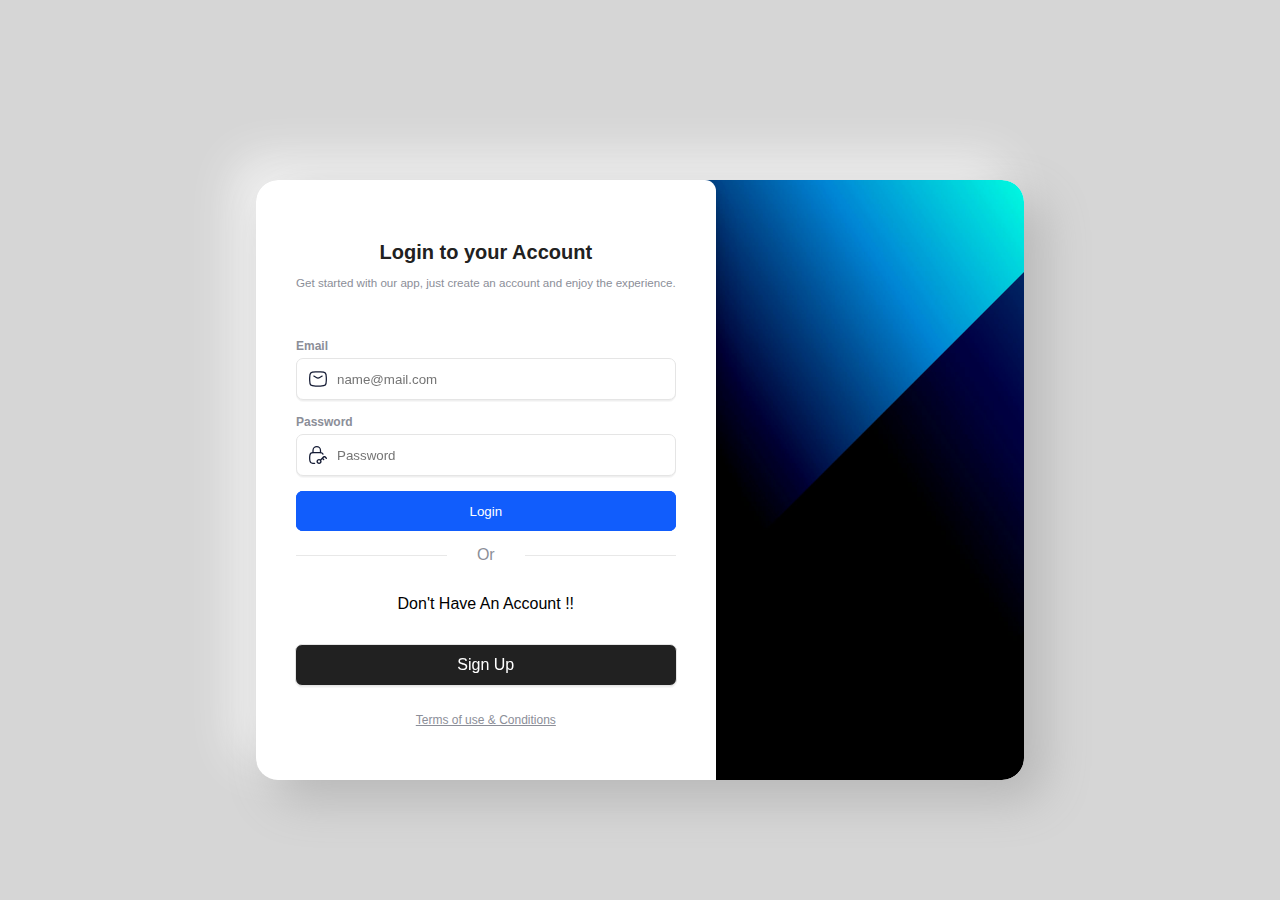
<file: index.html>
<!DOCTYPE html>
<html lang="en">
<head>
    <meta charset="UTF-8">
    <meta name="viewport" content="width=device-width, initial-scale=1.0">
    <link rel="stylesheet" href="css/master.css">
    <link rel="stylesheet" href="https://cdnjs.cloudflare.com/ajax/libs/font-awesome/6.6.0/css/all.min.css" integrity="sha512-Kc323vGBEqzTmouAECnVceyQqyqdsSiqLQISBL29aUW4U/M7pSPA/gEUZQqv1cwx4OnYxTxve5UMg5GT6L4JJg==" crossorigin="anonymous" referrerpolicy="no-referrer" />
    <link rel="icon" type="image/x-icon" href="imgs/login.png">
    <title>Login</title>
</head>
<body class="signUpMain" >
    <div class="signUp">
        <div class="imgSignUp1">
            <img src="imgs/photo-1579548122080-c35fd6820ecb.jpg" alt="">
        </div>
        <form class="form_container" action="dashboard.html">
            <div class="title_container">
            <p class="title">Login to your Account</p>
            <span class="subtitle">Get started with our app, just create an account and enjoy the experience.</span>
            </div>
            <br>
            <div class="input_container">
            <label class="input_label" for="email_field">Email</label>
            <svg fill="none" viewBox="0 0 24 24" height="24" width="24" xmlns="http://www.w3.org/2000/svg" class="icon">
                <path stroke-linejoin="round" stroke-linecap="round" stroke-width="1.5" stroke="#141B34" d="M7 8.5L9.94202 10.2394C11.6572 11.2535 12.3428 11.2535 14.058 10.2394L17 8.5"></path>
                <path stroke-linejoin="round" stroke-width="1.5" stroke="#141B34" d="M2.01577 13.4756C2.08114 16.5412 2.11383 18.0739 3.24496 19.2094C4.37608 20.3448 5.95033 20.3843 9.09883 20.4634C11.0393 20.5122 12.9607 20.5122 14.9012 20.4634C18.0497 20.3843 19.6239 20.3448 20.7551 19.2094C21.8862 18.0739 21.9189 16.5412 21.9842 13.4756C22.0053 12.4899 22.0053 11.5101 21.9842 10.5244C21.9189 7.45886 21.8862 5.92609 20.7551 4.79066C19.6239 3.65523 18.0497 3.61568 14.9012 3.53657C12.9607 3.48781 11.0393 3.48781 9.09882 3.53656C5.95033 3.61566 4.37608 3.65521 3.24495 4.79065C2.11382 5.92608 2.08114 7.45885 2.01576 10.5244C1.99474 11.5101 1.99475 12.4899 2.01577 13.4756Z"></path>
            </svg>
            <input placeholder="name@mail.com" title="Inpit title" required name="input-name" type="text" class="input_field" id="email_field">
            </div>
            <div class="input_container">
            <label class="input_label" for="password_field">Password</label>
            <svg fill="none" viewBox="0 0 24 24" height="24" width="24" xmlns="http://www.w3.org/2000/svg" class="icon">
                <path stroke-linecap="round" stroke-width="1.5" stroke="#141B34" d="M18 11.0041C17.4166 9.91704 16.273 9.15775 14.9519 9.0993C13.477 9.03404 11.9788 9 10.329 9C8.67911 9 7.18091 9.03404 5.70604 9.0993C3.95328 9.17685 2.51295 10.4881 2.27882 12.1618C2.12602 13.2541 2 14.3734 2 15.5134C2 16.6534 2.12602 17.7727 2.27882 18.865C2.51295 20.5387 3.95328 21.8499 5.70604 21.9275C6.42013 21.9591 7.26041 21.9834 8 22"></path>
                <path stroke-linejoin="round" stroke-linecap="round" stroke-width="1.5" stroke="#141B34" d="M6 9V6.5C6 4.01472 8.01472 2 10.5 2C12.9853 2 15 4.01472 15 6.5V9"></path>
                <path fill="#141B34" d="M21.2046 15.1045L20.6242 15.6956V15.6956L21.2046 15.1045ZM21.4196 16.4767C21.7461 16.7972 22.2706 16.7924 22.5911 16.466C22.9116 16.1395 22.9068 15.615 22.5804 15.2945L21.4196 16.4767ZM18.0228 15.1045L17.4424 14.5134V14.5134L18.0228 15.1045ZM18.2379 18.0387C18.5643 18.3593 19.0888 18.3545 19.4094 18.028C19.7299 17.7016 19.7251 17.1771 19.3987 16.8565L18.2379 18.0387ZM14.2603 20.7619C13.7039 21.3082 12.7957 21.3082 12.2394 20.7619L11.0786 21.9441C12.2794 23.1232 14.2202 23.1232 15.4211 21.9441L14.2603 20.7619ZM12.2394 20.7619C11.6914 20.2239 11.6914 19.358 12.2394 18.82L11.0786 17.6378C9.86927 18.8252 9.86927 20.7567 11.0786 21.9441L12.2394 20.7619ZM12.2394 18.82C12.7957 18.2737 13.7039 18.2737 14.2603 18.82L15.4211 17.6378C14.2202 16.4587 12.2794 16.4587 11.0786 17.6378L12.2394 18.82ZM14.2603 18.82C14.8082 19.358 14.8082 20.2239 14.2603 20.7619L15.4211 21.9441C16.6304 20.7567 16.6304 18.8252 15.4211 17.6378L14.2603 18.82ZM20.6242 15.6956L21.4196 16.4767L22.5804 15.2945L21.785 14.5134L20.6242 15.6956ZM15.4211 18.82L17.8078 16.4767L16.647 15.2944L14.2603 17.6377L15.4211 18.82ZM17.8078 16.4767L18.6032 15.6956L17.4424 14.5134L16.647 15.2945L17.8078 16.4767ZM16.647 16.4767L18.2379 18.0387L19.3987 16.8565L17.8078 15.2945L16.647 16.4767ZM21.785 14.5134C21.4266 14.1616 21.0998 13.8383 20.7993 13.6131C20.4791 13.3732 20.096 13.1716 19.6137 13.1716V14.8284C19.6145 14.8284 19.619 14.8273 19.6395 14.8357C19.6663 14.8466 19.7183 14.8735 19.806 14.9391C19.9969 15.0822 20.2326 15.3112 20.6242 15.6956L21.785 14.5134ZM18.6032 15.6956C18.9948 15.3112 19.2305 15.0822 19.4215 14.9391C19.5091 14.8735 19.5611 14.8466 19.5879 14.8357C19.6084 14.8273 19.6129 14.8284 19.6137 14.8284V13.1716C19.1314 13.1716 18.7483 13.3732 18.4281 13.6131C18.1276 13.8383 17.8008 14.1616 17.4424 14.5134L18.6032 15.6956Z"></path>
            </svg>
            <input placeholder="Password" title="Inpit title"  required name="input-name" type="password" class="input_field" id="password_field">
                <i style="cursor: pointer;" class="fa-regular fa-eye-slash icon1 " id="eyeIcon" ></i>
            </div>
            <div id="login" class="sign-in_btn">
                <div id="login" class="sign-in_btn">
                    <button  title="Sign In" type="submit" class="sign-in_btn" id="signInBtn">Login</button>
                </div>
            </div>
        
            <div class="separator">
            <hr class="line">
            <span>Or</span>
            <hr class="line">
            </div>
            <p>Don't Have An Account !!</p>
                <a class="sign-in_apl" href="signup.html">Sign Up</a>
            <p class="note">Terms of use &amp; Conditions</p>
            </form>
        
    </div>
    <script  src="login.js" ></script>
</body>
</html>
</file>
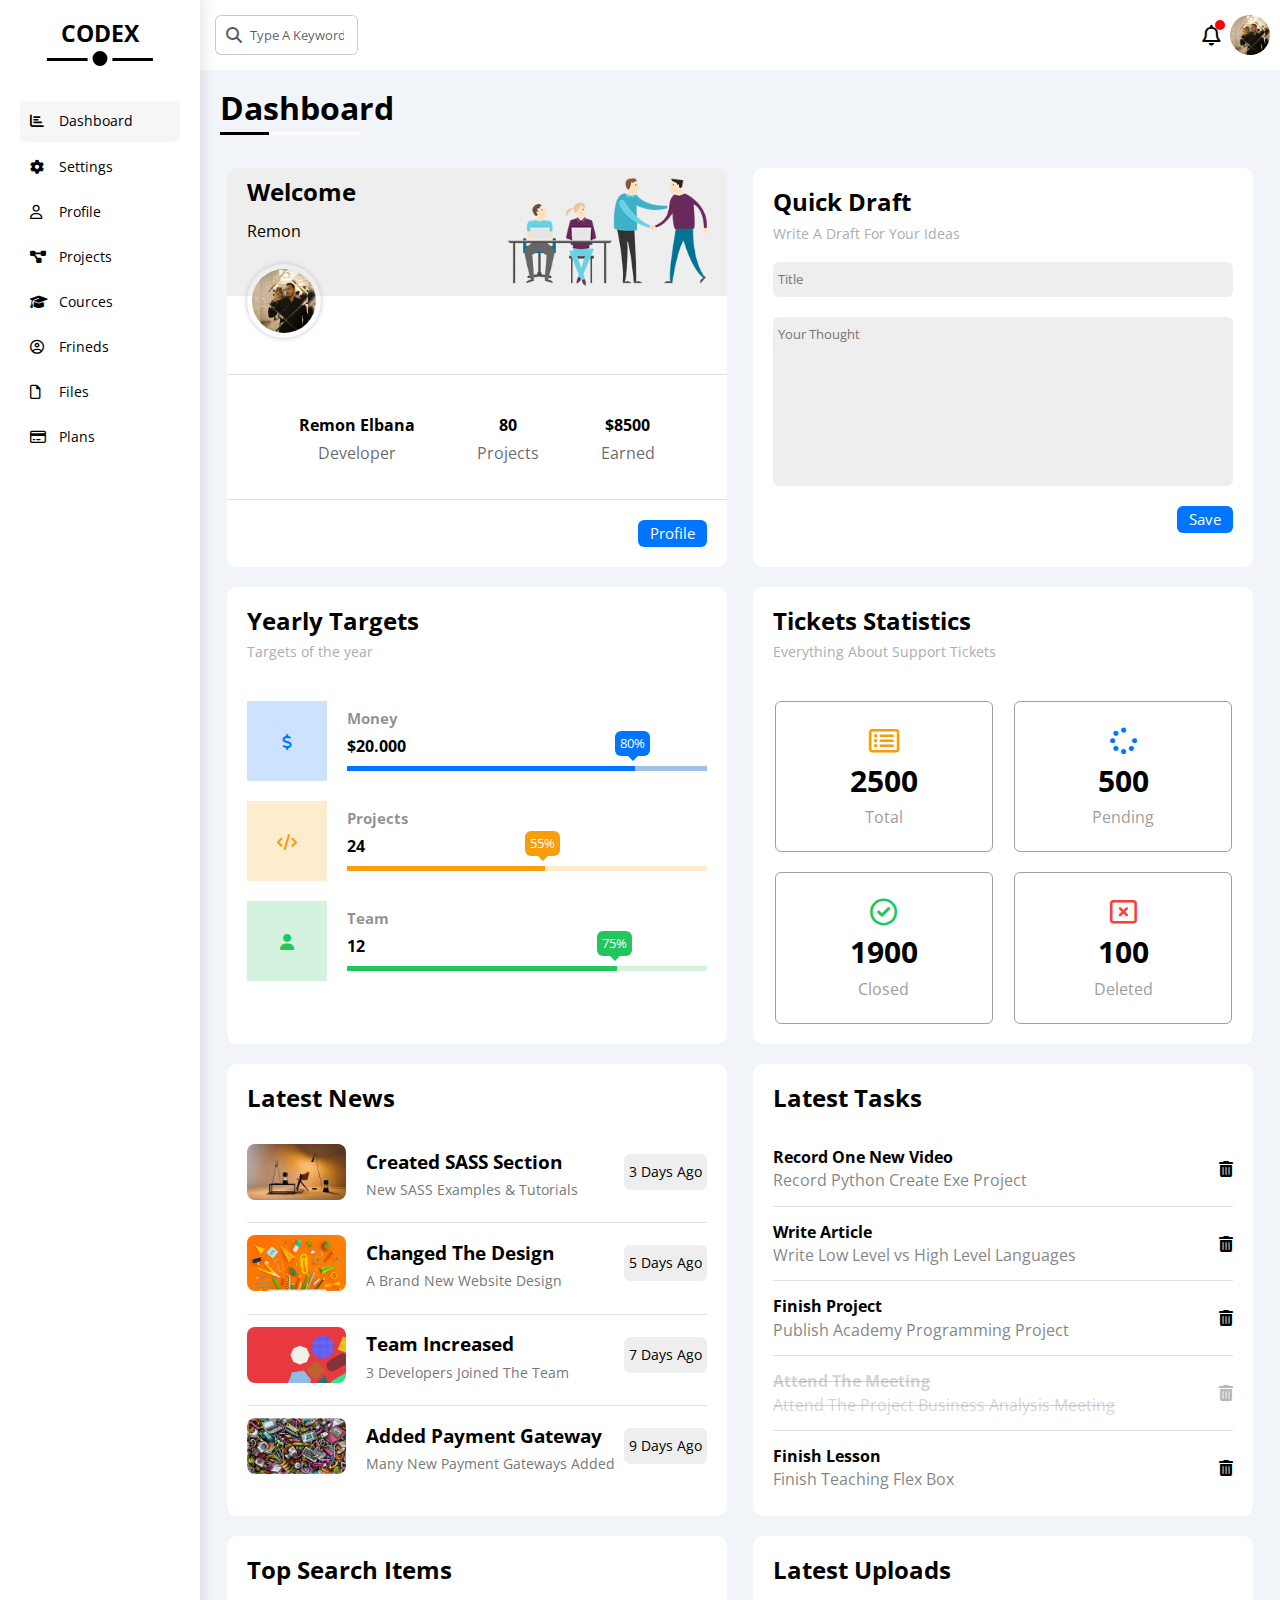
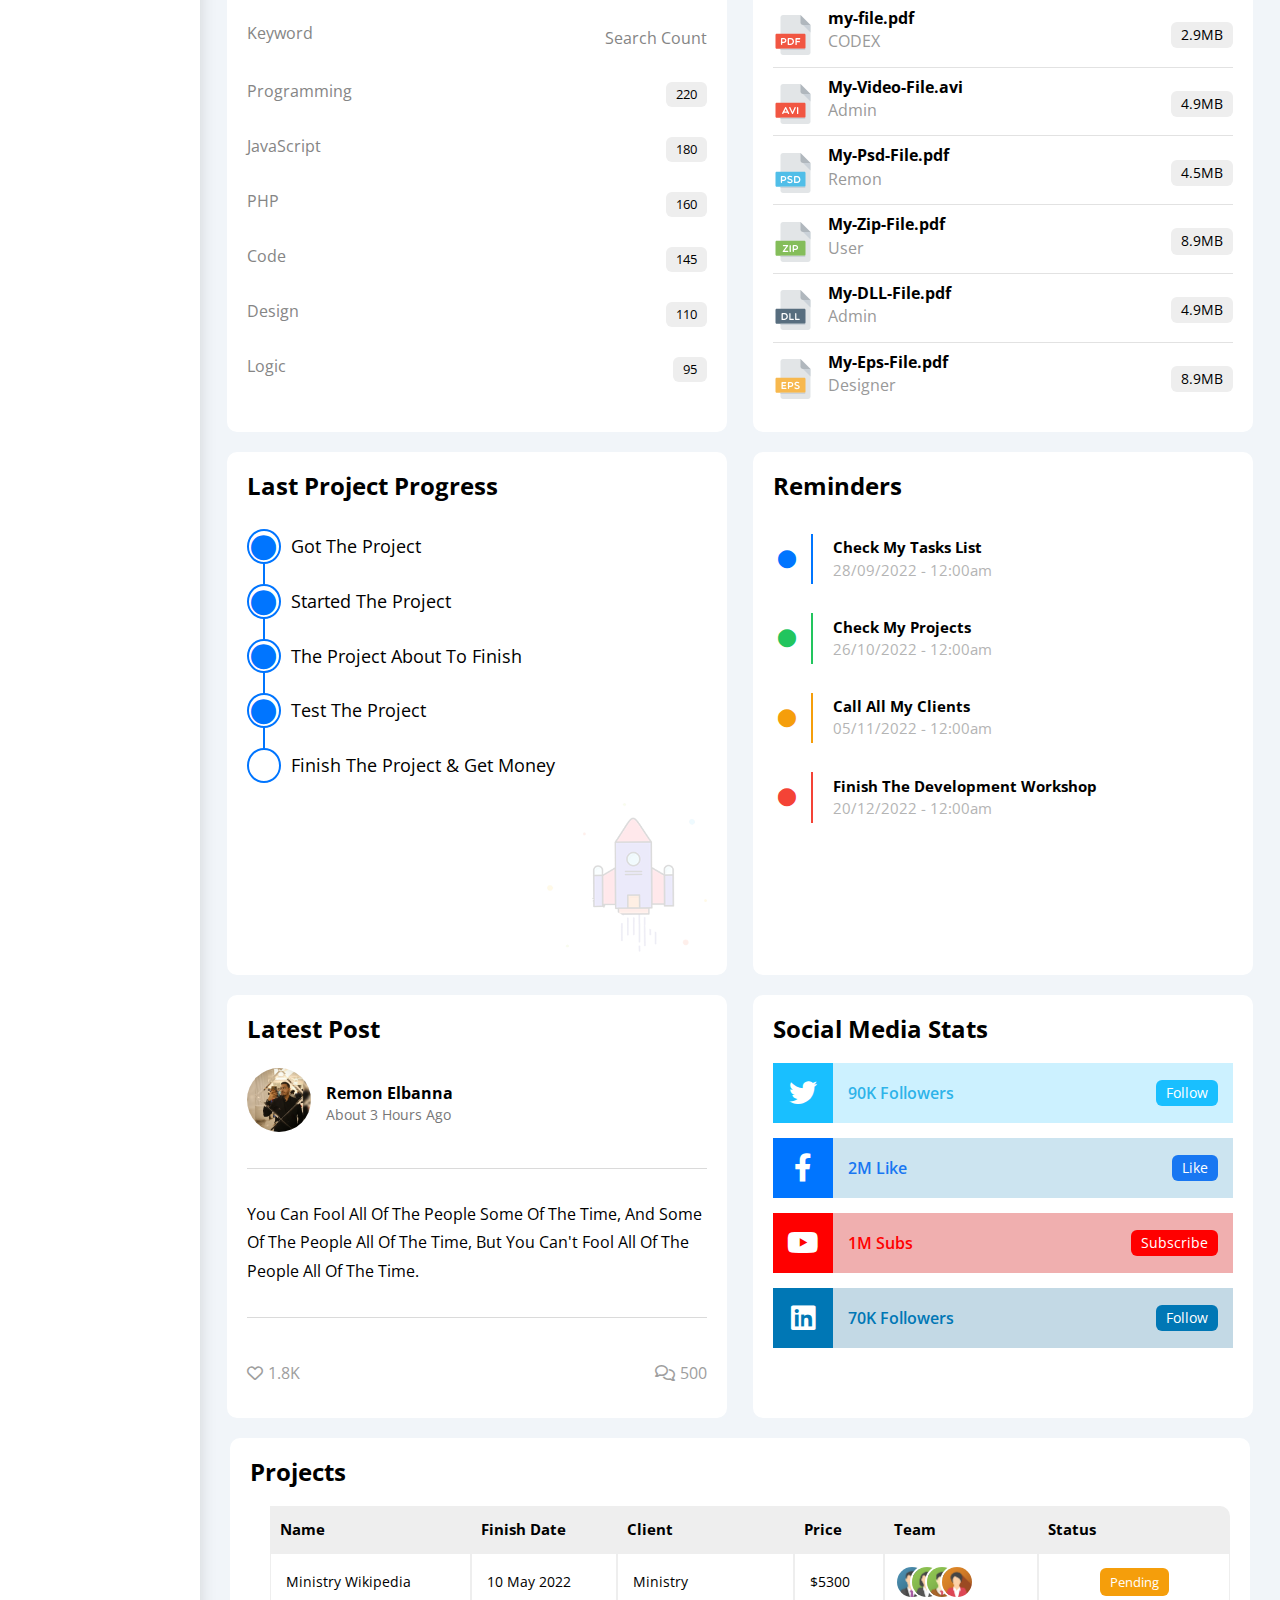
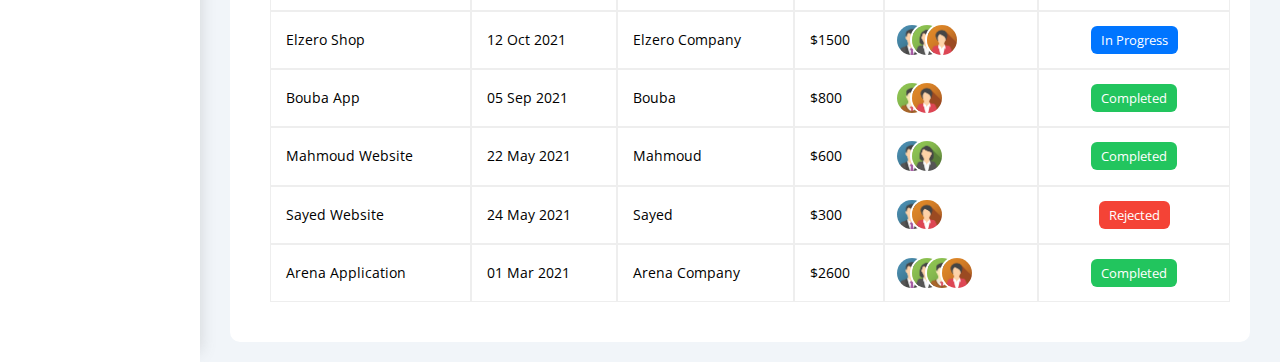
<file: dashboard.html>
<!DOCTYPE html>
<html lang="en">
<head>
    <title>Dashboard</title>
    <meta charset="UTF-8">
    <meta name="viewport" content="width=device-width, initial-scale=1.0">
    <link rel="stylesheet" href="css/master.css">
    <link rel="stylesheet" href="css/all.min.css">
    <link rel="stylesheet" href="css/normalize.css">
    <link rel="stylesheet" href="https://cdnjs.cloudflare.com/ajax/libs/font-awesome/6.5.1/css/all.min.css" integrity="sha512-DTOQO9RWCH3ppGqcWaEA1BIZOC6xxalwEsw9c2QQeAIftl+Vegovlnee1c9QX4TctnWMn13TZye+giMm8e2LwA==" crossorigin="anonymous" referrerpolicy="no-referrer" />
    <link rel="preconnect" href="https://fonts.gstatic.com" crossorigin>
    <link href="https://fonts.googleapis.com/css2?family=Open+Sans:ital,wght@0,300..800;1,300..800&display=swap" rel="stylesheet">
    <link rel="icon" type="image/x-icon" href="imgs/dashboard.png">
</head>
<body>
    <div class="main">


        <!-- Start Sidebar -->
        <div class="sidebar">
            <div class="head">CODEX</div>
            <ul>
                <li><a class="active" href="dashboard.html"><i class="fa-solid fa-chart-bar"></i> <span>Dashboard</span> </a></li>
                <li><a href="html/settings.html"><i class="fa-solid fa-gear"></i> <span>Settings</span> </a></li>
                <li><a href="html/profile.html"><i class="fa-regular fa-user"></i> <span>Profile</span> </a></li>
                <li><a href="html/projects.html"><i class="fa-solid fa-diagram-project"></i> <span>Projects</span> </a></li>
                <li><a href="html/cources.html"><i class="fa-solid fa-graduation-cap"></i> <span>Cources</span> </a></li>
                <li><a href="html/friends.html"><i class="fa-regular fa-circle-user"></i> <span>Frineds</span> </a></li>
                <li><a href="html/files.html"><i class="fa-regular fa-file"></i> <span>Files</span> </a></li>
                <li><a href="html/plans.html"><i class="fa-regular fa-credit-card"></i> <span>Plans</span> </a></li>
            </ul>
        </div>
        <!-- End Sidebar -->

        <!-- Start Container -->
        <div class="container">




            <!-- Start Header -->
            <div class="header">
                <form action="">
                    <i class="fa-solid fa-magnifying-glass"></i>
                    <input type="search" placeholder=" Type A Keyword ">
                </form>
                <div class="prof">
                    <i class="fa-regular fa-bell"></i>
                    <img src="imgs/avatar.jpg" alt="">
                </div>
            </div>    
            <!-- End Header -->


            <!-- Start Mini-Cont -->
            <div class="mini-cont">


                <!-- Start Title -->
                <h1><span>Dashboard</span></h1>
                <!-- End Title -->


                <!-- Start Welcome -->
                <div  class="box welcome">
                    <div id="welcomBox" class="top">
                        <div class="txt">
                            <h2>Welcome</h2>
                            <p>Remon</p>
                        </div>
                        <img src="imgs/welcome.png" alt="">
                    </div>
                    <div class="bottom">
                        <div class="img">
                            <img src="imgs/avatar.jpg" alt="">
                        </div>
                        <div class="txt">
                            <div class="one">
                                <h4 class="name">Remon Elbana</h4>
                                <p class="job">Developer</p>
                            </div>
                            <div class="two">
                                <h4 class="num">80 </h4>
                                <p class="pro">Projects</p>
                            </div>
                            <div class="three">
                                <h4 class="num">$8500</h4>
                                <p class="er">Earned</p>
                            </div>
                        </div>
                    </div>
                    <div class="footer">
                        <a href="html/profile.html">Profile</a>
                    </div>
                </div>
                <!-- End Welcome -->


                <!-- Start Draft -->
                <div class=" box draft">
                    <div class="top">
                        <h2>Quick Draft</h2>
                        <p>Write A Draft For Your Ideas</p>
                    </div>
                    <form action="">
                        <input type="text" name="" id="" placeholder="Title">
                        <textarea name="" placeholder="Your Thought" style="resize: none;" id="" cols="30" rows="10"></textarea>
                    </form>
                    <div class="footer">
                        <a href="">Save</a>
                    </div>
                </div>
                <!-- End Draft -->


                <!-- Start Year -->
                <div class="box year ">
                    <div class="top">
                        <h2>Yearly Targets</h2>
                        <p>Targets of the year</p>
                    </div>
                    <div class="bottom">
                        <div class="target one">
                            <div class="i">
                                <i class="fa-solid fa-dollar-sign"></i>
                            </div>
                            <div class="prog">
                                <h4>Money</h4>
                                <p>$20.000</p>
                                <div class="bar" style="width: 100% ;" >
                                    <span style=" width: 80% ; "></span>
                                </div>
                            </div>
                        </div>
                        <div class="target two">
                            <div class="i">
                                <i class="fa-solid fa-code"></i>
                            </div>
                            <div class="prog">
                                <h4>Projects</h4>
                                <p>24</p>
                                <div class="bar" style="width: 100% ;" >
                                    <span style=" width: 55% ; "></span>
                                </div>
                            </div>
                        </div>
                        <div class="target three">
                            <div class="i">
                                <i class="fa-solid fa-user"></i>
                            </div>
                            <div class="prog">
                                <h4>Team</h4>
                                <p>12</p>
                                <div class="bar" style="width: 100% ;" >
                                    <span style=" width: 75% ; "></span>
                                </div>
                            </div>
                        </div>
                    </div>
                </div>
                <!-- End Year -->


                <!-- Start Tickets -->
                <div class="box ticket ">
                    <div class="top">
                        <h2>Tickets Statistics</h2>
                        <p>Everything About Support Tickets</p>
                    </div>
                    <div class="bottom">
                        <div class="boxs one">
                            <i class="fa-regular fa-rectangle-list"></i>
                            <div class="num">2500</div>
                            <p>Total</p>
                        </div>
                        <div class="boxs two">
                            <i class="fa-solid fa-spinner"></i>
                            <div class="num">500</div>
                            <p>Pending</p>
                        </div>
                        <div class="boxs three">
                            <i class="fa-regular fa-circle-check"></i>
                            <div class="num">1900</div>
                            <p>Closed</p>
                        </div>
                        <div class="boxs four">
                            <i class="fa-regular fa-rectangle-xmark"></i>
                            <div class="num">100</div>
                            <p>Deleted</p>
                        </div>
                    </div>
                </div>
                <!-- End Tickets -->


                <!-- Start News -->
                <div class="box news">
                    <div class="top">
                        <h2>Latest News</h2>
                    </div>
                    <div class="bottom">
                        <div class="boxs">
                            <img src="imgs/news-01.png" alt="">
                            <div class="txt">
                                <h3>Created SASS Section</h3>
                                <p>New SASS Examples & Tutorials</p>
                            </div>
                            <div class="end">3 Days Ago</div>
                        </div>
                        <div class="boxs">
                            <img src="imgs/news-02.png" alt="">
                            <div class="txt">
                                <h3>Changed The Design</h3>
                                <p>A Brand New Website Design</p>
                            </div>
                            <div class="end">5 Days Ago</div>
                        </div>
                        <div class="boxs">
                            <img src="imgs/news-03.png" alt="">
                            <div class="txt">
                                <h3>Team Increased</h3>
                                <p>3 Developers Joined The Team</p>
                            </div>
                            <div class="end">7 Days Ago</div>
                        </div>
                        <div class="boxs last">
                            <img src="imgs/news-04.png" alt="">
                            <div class="txt">
                                <h3>Added Payment Gateway</h3>
                                <p>Many New Payment Gateways Added</p>
                            </div>
                            <div class="end">9 Days Ago</div>
                        </div>
                    </div>
                </div>
                <!-- End News -->


                <!-- Start Tasks -->
                <div class="box tasks">
                    <div class="top">
                        <h2>Latest Tasks</h2>
                    </div>
                    <div class="bottom">
                        <div class="boxs">
                            <div class="txt">
                                <h4>Record One New Video</h4>
                                <p>Record Python Create Exe Project</p>
                            </div>
                            <i class="fa-solid fa-trash-can"></i>
                        </div>
                        <div class="boxs">
                            <div class="txt">
                                <h4>Write Article</h4>
                                <p>Write Low Level vs High Level Languages</p>
                            </div>
                            <i class="fa-solid fa-trash-can"></i>
                        </div>
                        <div class="boxs">
                            <div class="txt">
                                <h4>Finish Project</h4>
                                <p>Publish Academy Programming Project</p>
                            </div>
                            <i class="fa-solid fa-trash-can"></i>
                        </div>
                        <div class="boxs del">
                            <div class="txt">
                                <h4><del>Attend The Meeting</del></h4>
                                <p><del>Attend The Project Business Analysis Meeting</del></p>
                            </div>
                            <i class="fa-solid fa-trash-can"></i>
                        </div>
                        <div class="boxs last">
                            <div class="txt">
                                <h4>Finish Lesson</h4>
                                <p>Finish Teaching Flex Box</p>
                            </div>
                            <i class="fa-solid fa-trash-can"></i>
                        </div>
                    </div>
                </div>
                <!-- End Tasks -->


                <!-- Start Items -->
                <div class="box items">
                    <div class="top">
                        <h2>Top Search Items</h2>
                    </div>
                    <div class="bottom">
                        <div class="boxs one">
                            <div class="left">Keyword</div>
                            <div class="right">Search Count</div>
                        </div>
                        <div class="boxs">
                            <div class="left">Programming</div>
                            <div class="right">220</div>
                        </div>
                        <div class="boxs">
                            <div class="left">JavaScript</div>
                            <div class="right">180</div>
                        </div>
                        <div class="boxs">
                            <div class="left">PHP</div>
                            <div class="right">160</div>
                        </div>
                        <div class="boxs">
                            <div class="left">Code</div>
                            <div class="right">145</div>
                        </div>
                        <div class="boxs">
                            <div class="left">Design</div>
                            <div class="right">110</div>
                        </div>
                        <div class="boxs">
                            <div class="left">Logic</div>
                            <div class="right">95</div>
                        </div>
                    </div>
                </div>
                <!-- End Items -->


                <!-- Start Uploads -->
                <div class="box upload ">
                    <div class="top">
                        <h2>Latest Uploads</h2>
                    </div>
                    <div class="bottom">
                        <div class="boxs">
                            <img src="imgs/pdf.svg" alt="">
                            <div class="txt">
                                <h4>my-file.pdf</h4>
                                <p>CODEX</p>
                            </div>
                            <div class="end">2.9MB</div>
                        </div>
                        <div class="boxs">
                            <img src="imgs/avi.svg" alt="">
                            <div class="txt">
                                <h4>My-Video-File.avi</h4>
                                <p>Admin</p>
                            </div>
                            <div class="end">4.9MB</div>
                        </div>
                        <div class="boxs">
                            <img src="imgs/psd.svg" alt="">
                            <div class="txt">
                                <h4>My-Psd-File.pdf</h4>
                                <p>Remon</p>
                            </div>
                            <div class="end">4.5MB</div>
                        </div>
                        <div class="boxs">
                            <img src="imgs/zip.svg" alt="">
                            <div class="txt">
                                <h4>My-Zip-File.pdf</h4>
                                <p>User</p>
                            </div>
                            <div class="end">8.9MB</div>
                        </div>
                        <div class="boxs">
                            <img src="imgs/dll.svg" alt="">
                            <div class="txt">
                                <h4>My-DLL-File.pdf</h4>
                                <p>Admin</p>
                            </div>
                            <div class="end">4.9MB</div>
                        </div>
                        <div class="boxs last">
                            <img src="imgs/eps.svg" alt="">
                            <div class="txt">
                                <h4>My-Eps-File.pdf</h4>
                                <p>Designer</p>
                            </div>
                            <div class="end">8.9MB</div>
                        </div>
                    </div>
                </div>
                <!-- End Uploads -->


                <!-- Start Progress -->
                <div class="box prog">
                    <div class="top">
                        <h2>Last Project Progress</h2>
                    </div>
                    <div class="bottom">
                        <div class="boxs"><div class="i"><i class="fa-solid fa-circle"></i></div>Got The Project</div>
                        <div class="boxs"><div class="i"><i class="fa-solid fa-circle"></i></div>Started The Project</div>
                        <div class="boxs"><div class="i"><i class="fa-solid fa-circle"></i></div>The Project About To Finish</div>
                        <div class="boxs bef"><div class="i"><i class="fa-solid fa-circle"></i></div>Test The Project</div>
                        <div class="boxs last"><div class="i"><i class="fa-solid fa-circle"></i></div>Finish The Project & Get Money</div>
                        <div class=" img boxs"><img src="imgs/project.png" alt=""></div>
                    </div>
                </div>
                <!-- End Progress -->


                <!-- Start Reminders -->
                <div class="box remind ">
                    <div class="top">
                        <h2>Reminders</h2>
                    </div>
                    <div class="bottom">
                        <div class="boxs">
                            <div class="i">
                                <i class="fa-solid fa-circle"></i>
                            </div>
                            <div class="txt">
                                <h4>Check My Tasks List</h4>
                                <p>28/09/2022 - 12:00am</p>
                            </div>
                        </div>
                        <div class="boxs">
                            <div class="i">
                                <i class="fa-solid fa-circle"></i>
                            </div>
                            <div class="txt">
                                <h4>Check My Projects</h4>
                                <p>26/10/2022 - 12:00am</p>
                            </div>
                        </div>
                        <div class="boxs">
                            <div class="i">
                                <i class="fa-solid fa-circle"></i>
                            </div>
                            <div class="txt">
                                <h4>Call All My Clients</h4>
                                <p>05/11/2022 - 12:00am</p>
                            </div>
                        </div>
                        <div class="boxs">
                            <div class="i">
                                <i class="fa-solid fa-circle"></i>
                            </div>
                            <div class="txt">
                                <h4>Finish The Development Workshop</h4>
                                <p>20/12/2022 - 12:00am</p>
                            </div>
                        </div>
                    </div>
                </div>
                <!-- End Reminders -->


                <!-- Start post -->
                <div class="box post ">
                    <div class="top">
                        <h2>Latest Post</h2>
                    </div>
                    <div class="bottom">
                        <div class="start">
                            <img src="imgs/avatar.jpg" alt="">
                            <div class="txt">
                                <h4>Remon Elbanna</h4>
                                <p>About 3 Hours Ago</p>
                            </div>
                        </div>
                        <div class="mid">
                            <p>You Can Fool All Of The People Some Of The Time, And Some Of The People All Of The Time, But You Can't Fool All Of The People All Of The Time.</p>
                        </div>
                        <div class="end">
                            <div class="sec one">
                                <i class="fa-regular fa-heart"></i>
                                <p>1.8K</p>    
                            </div>
                            <div class="sec two">
                                <i class="fa-regular fa-comments"></i>
                                <p>500</p>
                            </div>
                        </div>
                    </div>
                </div>
                <!-- End post -->


                <!-- Start Social  -->
                <div class="box social ">
                    <div class="top">
                        <h2>Social Media Stats</h2>
                    </div>
                    <div class="bottom">
                        <div class="boxs">
                            <div class="i"><i class="fa-brands fa-twitter"></i></div>
                            <p>90K Followers</p>
                            <div class="state">Follow</div>
                        </div>
                        <div class="boxs">
                            <div class="i"><i class="fa-brands fa-facebook-f"></i></div>
                            <p>2M Like</p>
                            <div class="state">Like</div>
                        </div>
                        <div class="boxs">
                            <div class="i"><i class="fa-brands fa-youtube"></i></div>
                            <p>1M Subs</p>
                            <div class="state">Subscribe</div>
                        </div>
                        <div class="boxs">
                            <div class="i"><i class="fa-brands fa-linkedin"></i></div>
                            <p>70K Followers</p>
                            <div class="state">Follow</div>
                        </div>
                    </div>
                </div>
                <!-- End Social  -->


                <!-- Start Table -->
                <div class="box table" >
                    <div class="top"><h2>Projects</h2></div>
                    <div class=" box bottom">
                        <table>
                            <thead>
                                <tr>
                                    <th>Name</th>
                                    <th>Finish Date</th>
                                    <th>Client</th>
                                    <th>Price</th>
                                    <th>Team</th>    
                                    <th><span>Status</span></th>    
                                </tr>
                            </thead>
                            <tbody>
                                <tr>
                                    <td>Ministry Wikipedia</td>
                                    <td>10 May 2022</td>
                                    <td>Ministry</td>
                                    <td>$5300</td>
                                    <td>
                                        <img src="imgs/team-01.png" alt="">
                                        <img src="imgs/team-02.png" alt="">
                                        <img src="imgs/team-03.png" alt="">
                                        <img src="imgs/team-04.png" alt="">
                                    </td>
                                    <td><span>Pending</span></td>
                                </tr>
                                <tr>
                                    <td>Elzero Shop</td>
                                    <td>12 Oct 2021	</td>
                                    <td>Elzero Company	</td>
                                    <td>$1500	</td>
                                    <td>
                                        <img src="imgs/team-01.png" alt="">
                                        <img src="imgs/team-02.png" alt="">
                                        <img src="imgs/team-04.png" alt="">
                                    </td>
                                    <td><span>In Progress</span></td>
                                </tr>
                                <tr>
                                    <td>Bouba App</td>
                                    <td>05 Sep 2021	</td>
                                    <td>Bouba</td>
                                    <td>$800	</td>
                                    <td>
                                        <img src="imgs/team-03.png" alt="">
                                        <img src="imgs/team-04.png" alt="">
                                    </td>
                                    <td><span>Completed</span></td>
                                </tr>
                                <tr>
                                    <td>Mahmoud Website</td>
                                    <td>22 May 2021	</td>
                                    <td>Mahmoud</td>
                                    <td>$600	</td>
                                    <td>
                                        <img src="imgs/team-01.png" alt="">
                                        <img src="imgs/team-02.png" alt="">
                                    </td>
                                    <td><span>Completed</span></td>
                                </tr>
                                <tr>
                                    <td>Sayed Website	</td>
                                    <td>24 May 2021	</td>
                                    <td>Sayed</td>
                                    <td>$300	</td>
                                    <td>
                                        <img src="imgs/team-01.png" alt="">
                                        <img src="imgs/team-04.png" alt="">
                                    </td>
                                    <td><span>Rejected</span></td>
                                </tr>
                                <tr>
                                    <td>Arena Application	</td>
                                    <td>01 Mar 2021	</td>
                                    <td>Arena Company	</td>
                                    <td>$2600	</td>
                                    <td>
                                        <img src="imgs/team-01.png" alt="">
                                        <img src="imgs/team-02.png" alt="">
                                        <img src="imgs/team-03.png" alt="">
                                        <img src="imgs/team-04.png" alt="">
                                    </td>
                                    <td><span>Completed</span></td>
                                </tr>
                            </tbody>
                        </table>
                    </div>
                </div>
                <!-- End Table -->



            </div>
            <!-- End Mini-Cont -->




        </div>
        <!-- Start Container -->


    </div>
    <script src="index.js" ></script>
</body>
</html>
</file>
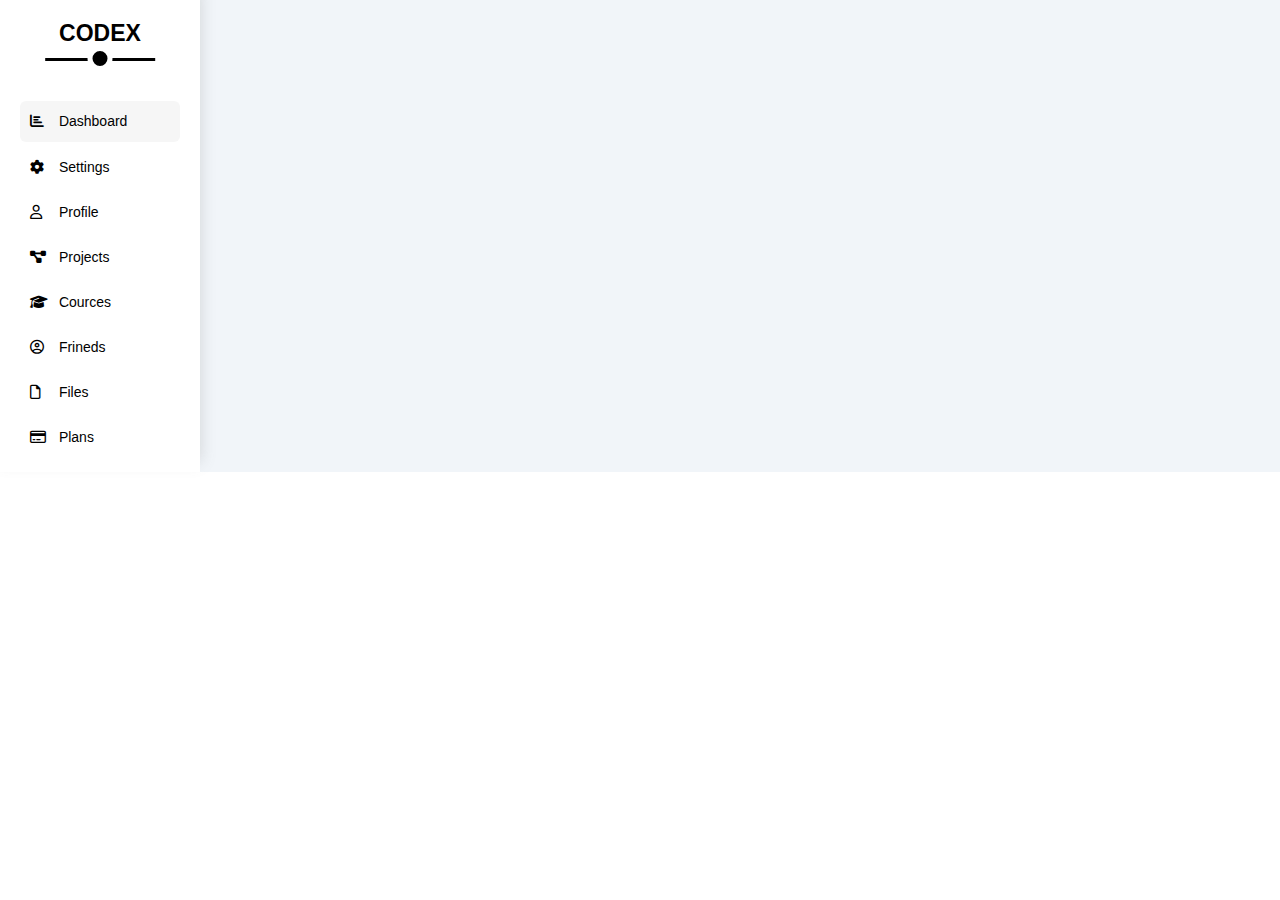
<file: main.html>
<!DOCTYPE html>
<html lang="en">
<head>
    <title>Templete_4</title>
    <meta charset="UTF-8">
    <meta name="viewport" content="width=device-width, initial-scale=1.0">
    <link rel="stylesheet" href="css/master.css">
    <link rel="stylesheet" href="css/all.min.css">
    <link rel="stylesheet" href="css/normalize.css">
    <link rel="stylesheet" href="https://cdnjs.cloudflare.com/ajax/libs/font-awesome/6.5.1/css/all.min.css" integrity="sha512-DTOQO9RWCH3ppGqcWaEA1BIZOC6xxalwEsw9c2QQeAIftl+Vegovlnee1c9QX4TctnWMn13TZye+giMm8e2LwA==" crossorigin="anonymous" referrerpolicy="no-referrer" />
</head>
<body>
    <div class="main">

        <!-- Start Sidebar -->
        <div class="sidebar">
            <div class="head">CODEX</div>
            <ul>
                <li><a  class="active"  href="main.html"><i class="fa-solid fa-chart-bar"></i> Dashboard</a></li>
                <li><a href="settings.html"><i class="fa-solid fa-gear"></i> Settings</a></li>
                <li><a href="profile.html"><i class="fa-regular fa-user"></i> Profile</a></li>
                <li><a href="projects.html"><i class="fa-solid fa-diagram-project"></i> Projects</a></li>
                <li><a href="cources.html"><i class="fa-solid fa-graduation-cap"></i> Cources</a></li>
                <li><a href="friends.html"><i class="fa-regular fa-circle-user"></i> Frineds</a></li>
                <li><a href="files.html"><i class="fa-regular fa-file"></i> Files</a></li>
                <li><a href="plans.html"><i class="fa-regular fa-credit-card"></i> Plans</a></li>
            </ul>
        </div>
        <!-- End Sidebar -->
    </div>
</body>
</html>
</file>
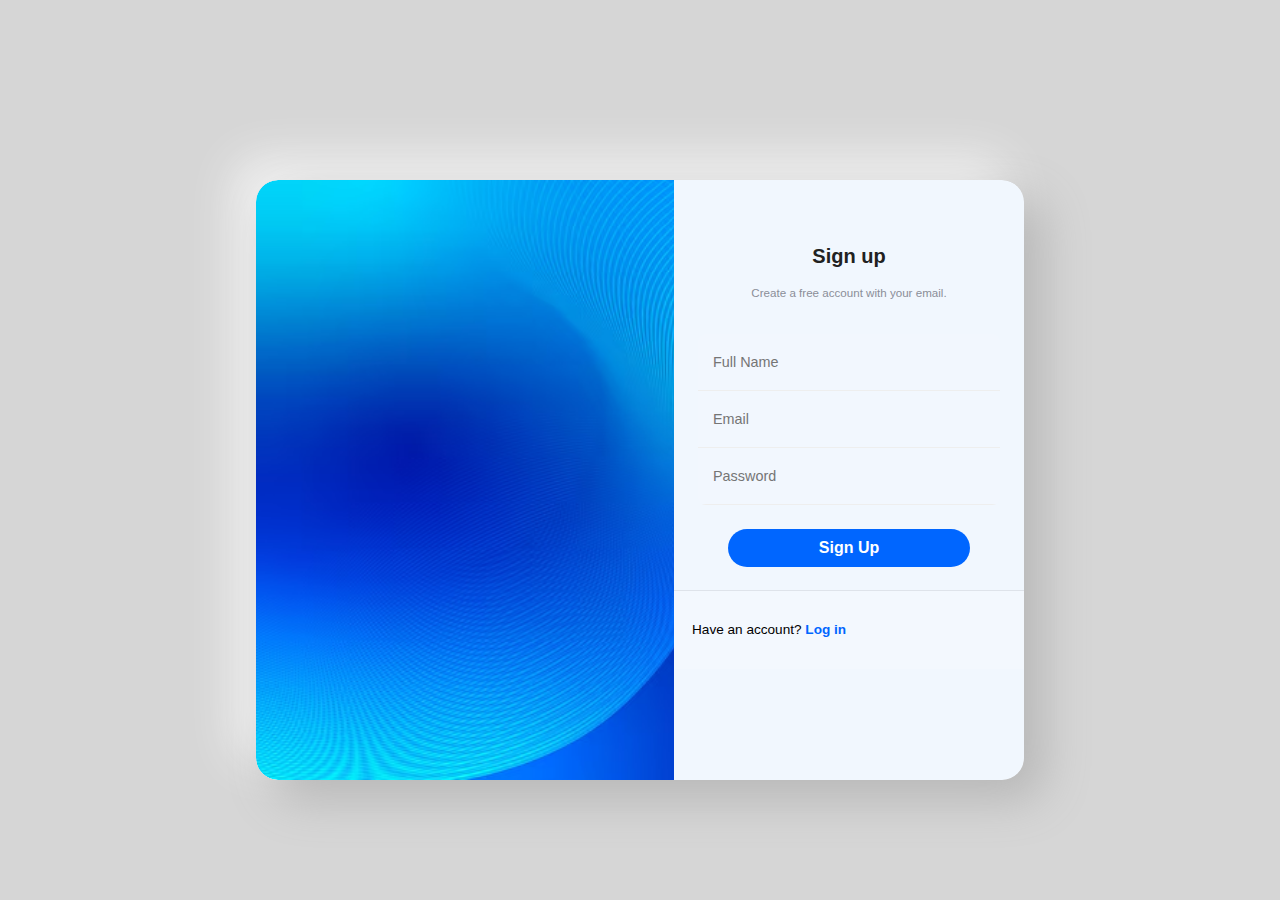
<file: signup.html>
<!DOCTYPE html>
<html lang="en">
<head>
    <meta charset="UTF-8">
    <meta name="viewport" content="width=device-width, initial-scale=1.0">
    <link rel="stylesheet" href="css/master.css">
    <link rel="stylesheet" href="https://cdnjs.cloudflare.com/ajax/libs/font-awesome/6.6.0/css/all.min.css" integrity="sha512-Kc323vGBEqzTmouAECnVceyQqyqdsSiqLQISBL29aUW4U/M7pSPA/gEUZQqv1cwx4OnYxTxve5UMg5GT6L4JJg==" crossorigin="anonymous" referrerpolicy="no-referrer" />
    <link rel="icon" type="image/x-icon" href="imgs/login.png">
    <title>Sign Up</title>
</head>
<body class="signUpMain">
    <div class="signUp">
        <div class="imgSignUp">
            <img src="imgs/gradient-blue-background_23-2149333532.jpg" alt="">
        </div>    
        <div class="form-box" action="/index.html" >
            <form class="form">
                <span class="title">Sign up</span>
                <span class="subtitle">Create a free account with your email.</span>
                <div class="form-container">
                    <input type="text" required id="fullName" class="input" placeholder="Full Name">
                    <input type="email" required id="email" class="input" placeholder="Email">
                    <div class="passicon">
                        <input type="password" required  id="password" class="input" placeholder="Password">
                        <i class="fa-regular fa-eye-slash passicon1 " id="eyeIcon" style="cursor: pointer;" ></i>
                    </div>
                </div>
                <div class="signbtn">
                    <a href="index.html">
                        <button class="formButton" id="signUp" >Sign Up</button>
                    </a>
                </div>
            </form>
            <div class="form-section">
                <p>Have an account? <a href="index.html">Log in</a> </p>
            </div>
        </div>
    </div>
    <script src="index.js" > </script>
</body>
</html>
</file>
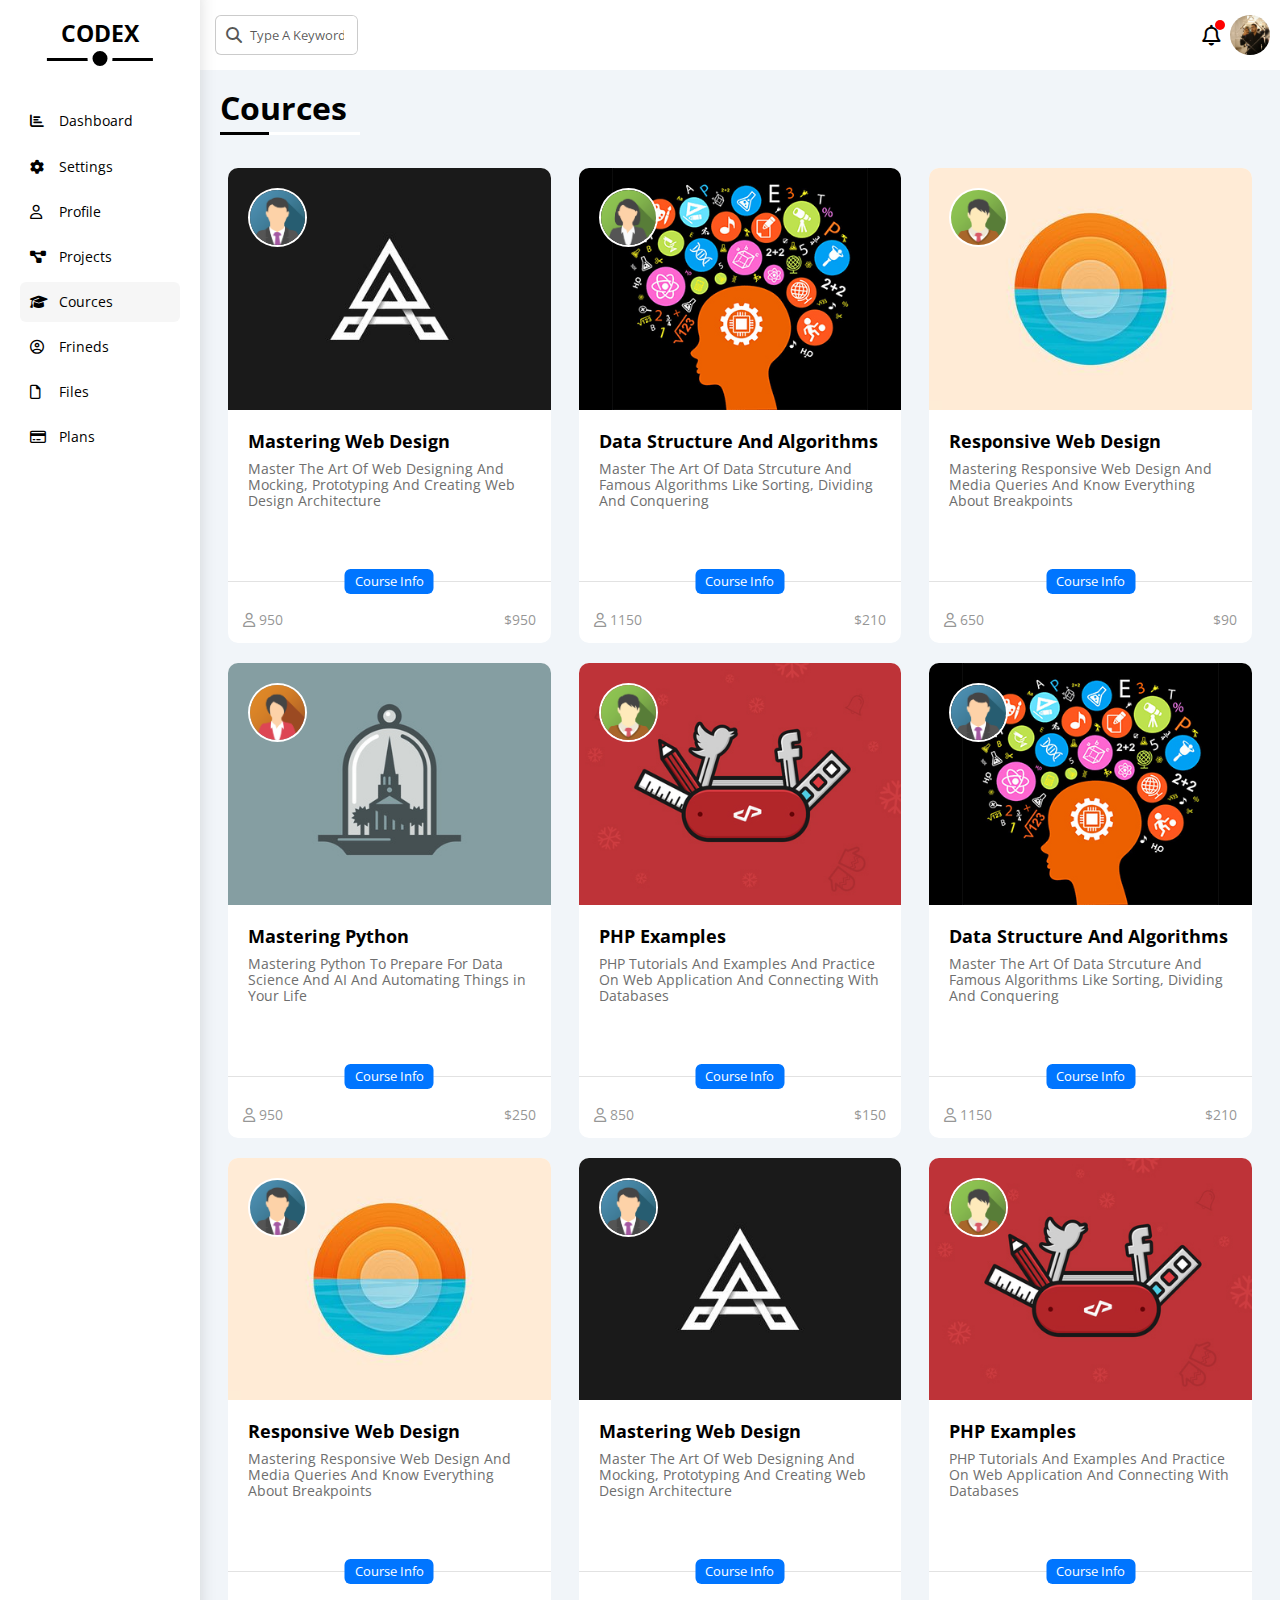
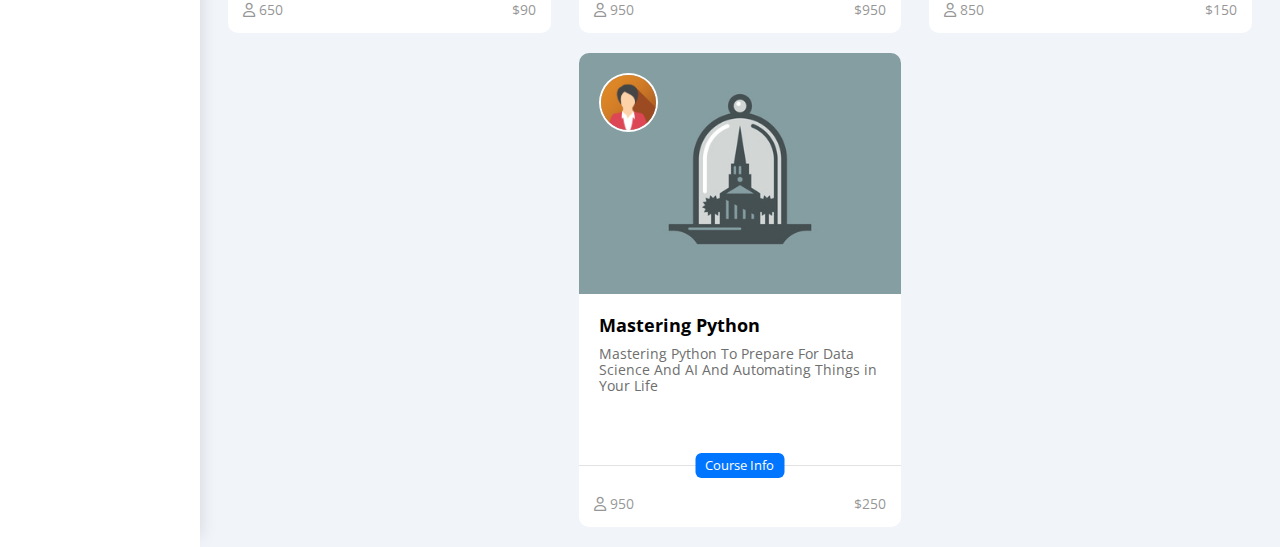
<file: html/cources.html>
<!DOCTYPE html>
<html lang="en">
    <head>
        <title>Courses</title>
        <meta charset="UTF-8">
        <meta name="viewport" content="width=device-width, initial-scale=1.0">
        <link rel="stylesheet" href="../css/master.css">
        <link rel="stylesheet" href="../css/all.min.css">
        <link rel="stylesheet" href="../css/normalize.css">
        <link rel="preconnect" href="https://fonts.gstatic.com" crossorigin>
        <link href="https://fonts.googleapis.com/css2?family=Open+Sans:ital,wght@0,300..800;1,300..800&display=swap" rel="stylesheet">
        <link rel="stylesheet" href="https://cdnjs.cloudflare.com/ajax/libs/font-awesome/6.5.1/css/all.min.css" integrity="sha512-DTOQO9RWCH3ppGqcWaEA1BIZOC6xxalwEsw9c2QQeAIftl+Vegovlnee1c9QX4TctnWMn13TZye+giMm8e2LwA==" crossorigin="anonymous" referrerpolicy="no-referrer" />
    </head>
    <body>
        <div class="main">
    
    
            <!-- Start Sidebar -->
            <div class="sidebar">
                <div class="head">CODEX</div>
                <ul>
                    <li><a href="../dashboard.html"><i class="fa-solid fa-chart-bar"></i> <span>Dashboard</span> </a></li>
                    <li><a href="settings.html"><i class="fa-solid fa-gear"></i> <span>Settings</span> </a></li>
                    <li><a href="profile.html"><i class="fa-regular fa-user"></i> <span>Profile</span> </a></li>
                    <li><a href="projects.html"><i class="fa-solid fa-diagram-project"></i> <span>Projects</span> </a></li>
                    <li><a class="active" href="cources.html"><i class="fa-solid fa-graduation-cap"></i> <span>Cources</span> </a></li>
                    <li><a href="friends.html"><i class="fa-regular fa-circle-user"></i> <span>Frineds</span> </a></li>
                    <li><a href="files.html"><i class="fa-regular fa-file"></i> <span>Files</span> </a></li>
                    <li><a href="plans.html"><i class="fa-regular fa-credit-card"></i> <span>Plans</span> </a></li>
                </ul>
            </div>
            <!-- End Sidebar -->
    
    
            <!-- Start Container -->
            <div class="container">


            <!-- Start Header -->
            <div class="header">
                <form action="">
                    <i class="fa-solid fa-magnifying-glass"></i>
                    <input type="search" placeholder=" Type A Keyword ">
                </form>
                <div class="prof">
                    <i class="fa-regular fa-bell"></i>
                    <img src="../imgs/avatar.jpg" alt="">
                </div>
            </div>    
            <!-- End Header -->


            <div class="mini-cont cources ">


                <!-- Start Title -->
                <h1><span>Cources</span></h1>
                <!-- End Title -->


                <!-- Start Cources -->


                <div class="box cource ">
                    <div class="top">
                        <img src="../imgs/course-01.jpg" alt="">
                        <img src="../imgs/team-01.png" alt="">
                    </div>
                    <div class="mid">
                        <h3>Mastering Web Design</h3>
                        <p>Master The Art Of Web Designing And Mocking, Prototyping And Creating Web Design Architecture</p>
                    </div>
                    <div class="bottom">
                        <div class="num">
                            <i class="fa-regular fa-user"></i>
                            <span>950</span>
                        </div>
                        <div class="cash">$950</div>
                        </div>
                </div>


                <div class="box cource ">
                    <div class="top">
                        <img src="../imgs/course-02.jpg" alt="">
                        <img src="../imgs/team-02.png" alt="">
                    </div>
                    <div class="mid">
                        <h3>Data Structure And Algorithms</h3>
                        <p>Master The Art Of Data Strcuture And Famous Algorithms Like Sorting, Dividing And Conquering</p>
                    </div>
                    <div class="bottom">
                        <div class="num">
                            <i class="fa-regular fa-user"></i>
                            <span>1150</span>
                        </div>
                        <div class="cash">$210</div>
                        </div>
                </div>


                <div class="box cource ">
                    <div class="top">
                        <img src="../imgs/course-03.jpg" alt="">
                        <img src="../imgs/team-03.png" alt="">
                    </div>
                    <div class="mid">
                        <h3>Responsive Web Design</h3>
                        <p>Mastering Responsive Web Design And Media Queries And Know Everything About Breakpoints</p>
                    </div>
                    <div class="bottom">
                        <div class="num">
                            <i class="fa-regular fa-user"></i>
                            <span>650</span>
                        </div>
                        <div class="cash">$90</div>
                        </div>
                </div>


                <div class="box cource ">
                    <div class="top">
                        <img src="../imgs/course-04.jpg" alt="">
                        <img src="../imgs/team-04.png" alt="">
                    </div>
                    <div class="mid">
                        <h3>Mastering Python</h3>
                        <p>Mastering Python To Prepare For Data Science And AI And Automating Things in Your Life</p>
                    </div>
                    <div class="bottom">
                        <div class="num">
                            <i class="fa-regular fa-user"></i>
                            <span>950</span>
                        </div>
                        <div class="cash">$250</div>
                        </div>
                </div>


                <div class="box cource ">
                    <div class="top">
                        <img src="../imgs/course-05.jpg" alt="">
                        <img src="../imgs/team-03.png" alt="">
                    </div>
                    <div class="mid">
                        <h3>PHP Examples</h3>
                        <p>PHP Tutorials And Examples And Practice On Web Application And Connecting With Databases</p>
                    </div>
                    <div class="bottom">
                        <div class="num">
                            <i class="fa-regular fa-user"></i>
                            <span>850</span>
                        </div>
                        <div class="cash">$150</div>
                        </div>
                </div>


                <div class="box cource ">
                    <div class="top">
                        <img src="../imgs/course-02.jpg" alt="">
                        <img src="../imgs/team-01.png" alt="">
                    </div>
                    <div class="mid">
                        <h3>Data Structure And Algorithms</h3>
                        <p>Master The Art Of Data Strcuture And Famous Algorithms Like Sorting, Dividing And Conquering</p>
                    </div>
                    <div class="bottom">
                        <div class="num">
                            <i class="fa-regular fa-user"></i>
                            <span>1150</span>
                        </div>
                        <div class="cash">$210</div>
                        </div>
                </div>


                <div class="box cource ">
                    <div class="top">
                        <img src="../imgs/course-03.jpg" alt="">
                        <img src="../imgs/team-01.png" alt="">
                    </div>
                    <div class="mid">
                        <h3>Responsive Web Design</h3>
                        <p>Mastering Responsive Web Design And Media Queries And Know Everything About Breakpoints</p>
                    </div>
                    <div class="bottom">
                        <div class="num">
                            <i class="fa-regular fa-user"></i>
                            <span>650</span>
                        </div>
                        <div class="cash">$90</div>
                        </div>
                </div>


                <div class="box cource ">
                    <div class="top">
                        <img src="../imgs/course-01.jpg" alt="">
                        <img src="../imgs/team-01.png" alt="">
                    </div>
                    <div class="mid">
                        <h3>Mastering Web Design</h3>
                        <p>Master The Art Of Web Designing And Mocking, Prototyping And Creating Web Design Architecture</p>
                    </div>
                    <div class="bottom">
                        <div class="num">
                            <i class="fa-regular fa-user"></i>
                            <span>950</span>
                        </div>
                        <div class="cash">$950</div>
                        </div>
                </div>


                <div class="box cource ">
                    <div class="top">
                        <img src="../imgs/course-05.jpg" alt="">
                        <img src="../imgs/team-03.png" alt="">
                    </div>
                    <div class="mid">
                        <h3>PHP Examples</h3>
                        <p>PHP Tutorials And Examples And Practice On Web Application And Connecting With Databases</p>
                    </div>
                    <div class="bottom">
                        <div class="num">
                            <i class="fa-regular fa-user"></i>
                            <span>850</span>
                        </div>
                        <div class="cash">$150</div>
                        </div>
                </div>


                <div class="box cource ">
                    <div class="top">
                        <img src="../imgs/course-04.jpg" alt="">
                        <img src="../imgs/team-04.png" alt="">
                    </div>
                    <div class="mid">
                        <h3>Mastering Python</h3>
                        <p>Mastering Python To Prepare For Data Science And AI And Automating Things in Your Life</p>
                    </div>
                    <div class="bottom">
                        <div class="num">
                            <i class="fa-regular fa-user"></i>
                            <span>950</span>
                        </div>
                        <div class="cash">$250</div>
                        </div>
                </div>


                <!-- End Cources -->


            </div>


            </div>
            <!-- End Container -->
    
    
    </body>
</html>
</file>
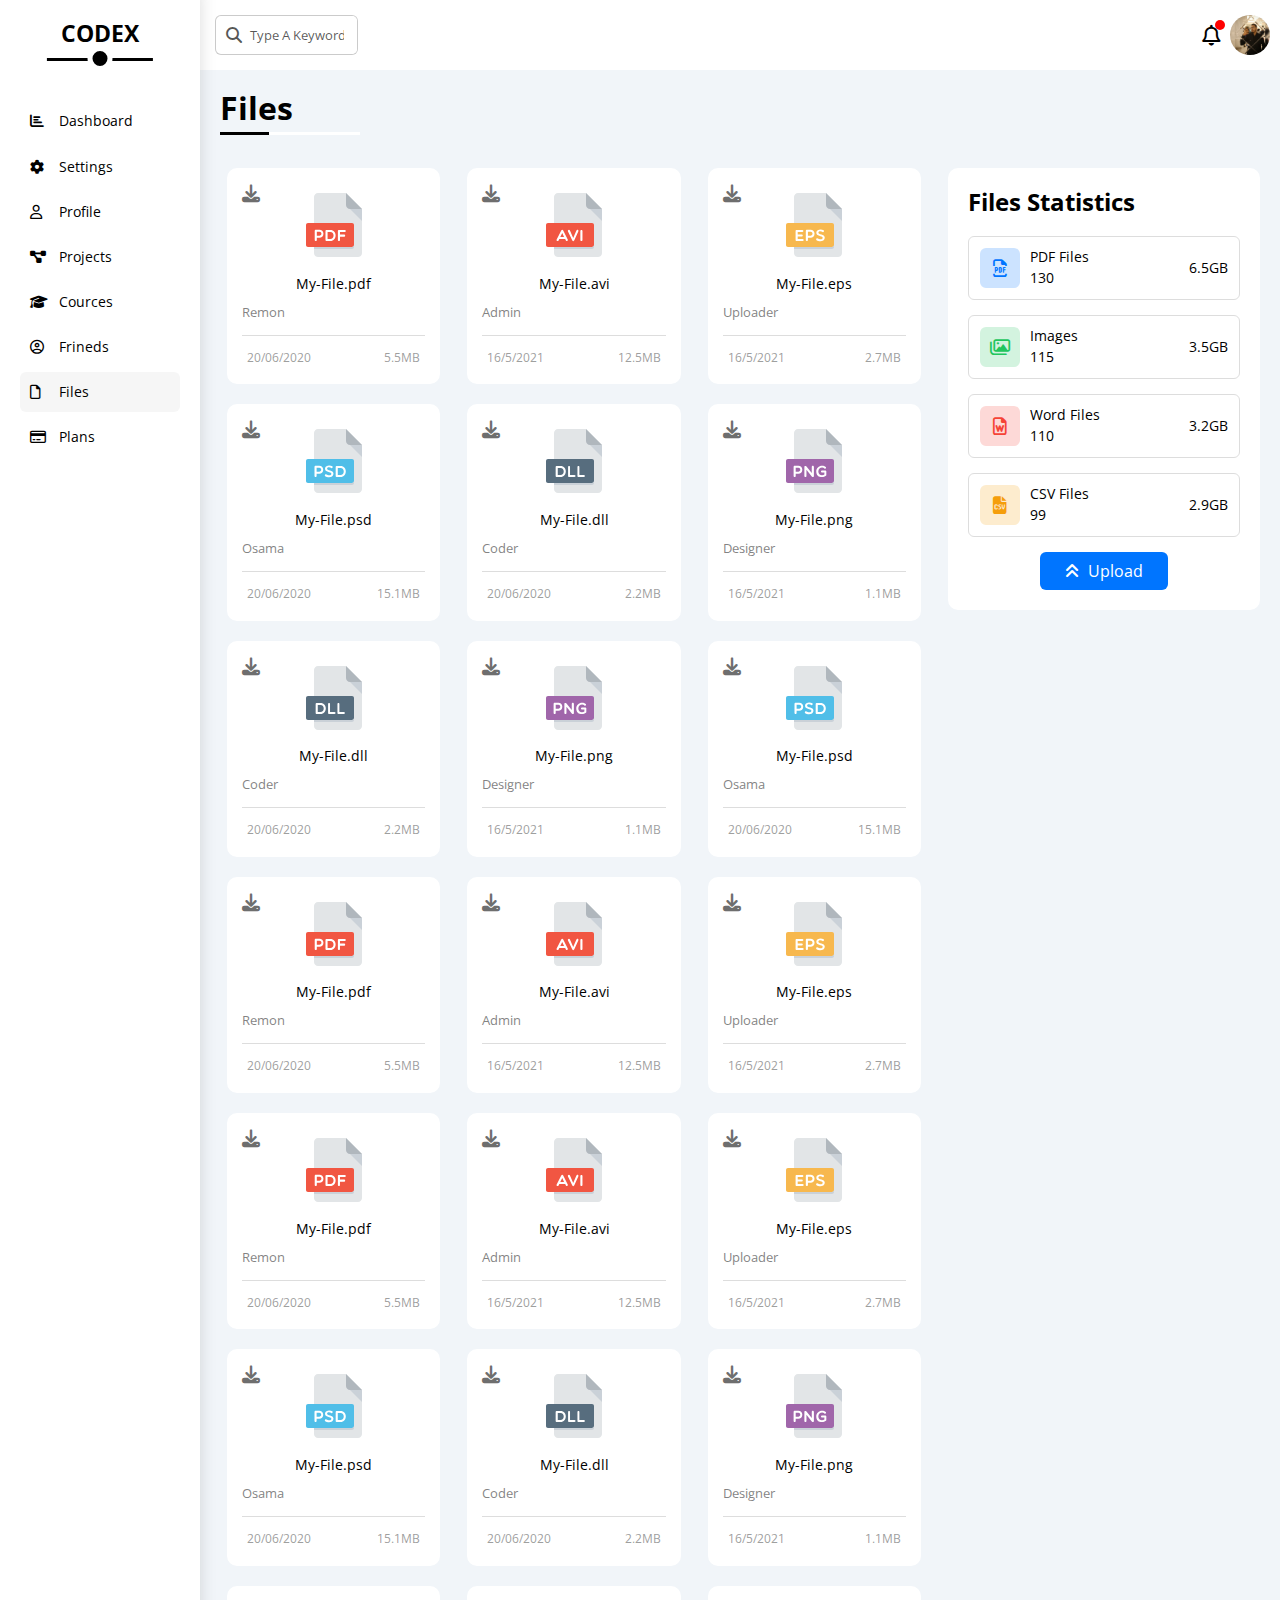
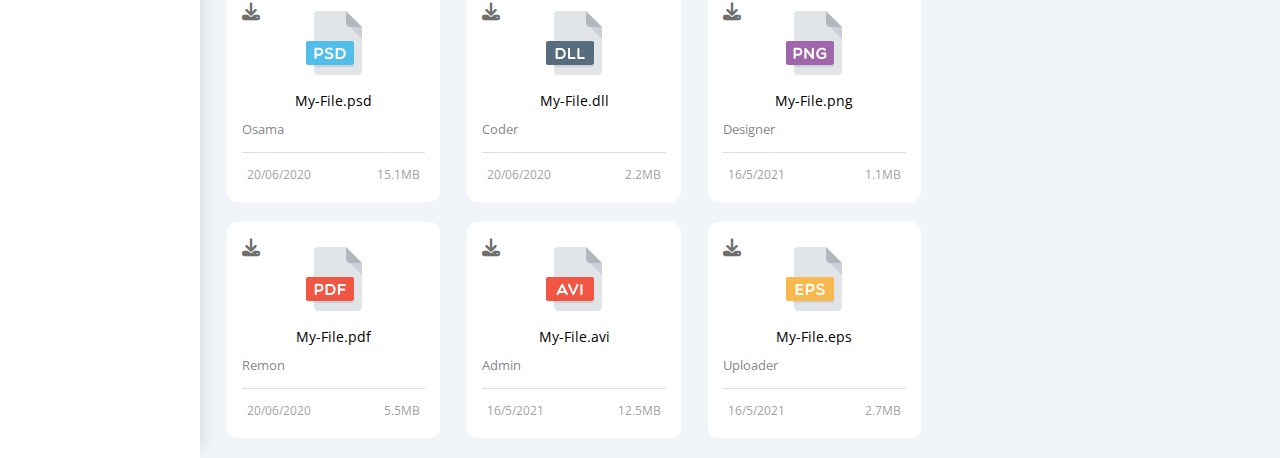
<file: html/files.html>
<!DOCTYPE html>
<html lang="en">
    <head>
        <title>Files</title>
        <meta charset="UTF-8">
        <meta name="viewport" content="width=device-width, initial-scale=1.0">
        <link rel="stylesheet" href="../css/master.css">
        <link rel="stylesheet" href="../css/all.min.css">
        <link rel="stylesheet" href="../css/normalize.css">
        <link rel="stylesheet" href="https://cdnjs.cloudflare.com/ajax/libs/font-awesome/6.5.1/css/all.min.css" integrity="sha512-DTOQO9RWCH3ppGqcWaEA1BIZOC6xxalwEsw9c2QQeAIftl+Vegovlnee1c9QX4TctnWMn13TZye+giMm8e2LwA==" crossorigin="anonymous" referrerpolicy="no-referrer" />
        <link rel="preconnect" href="https://fonts.gstatic.com" crossorigin>
        <link href="https://fonts.googleapis.com/css2?family=Open+Sans:ital,wght@0,300..800;1,300..800&display=swap" rel="stylesheet">
    </head>
    <body>
        <div class="main">
    
    
            <!-- Start Sidebar -->
            <div class="sidebar">
                <div class="head">CODEX</div>
                <ul>
                    <li><a  href="../dashboard.html"><i class="fa-solid fa-chart-bar"></i> <span>Dashboard</span> </a></li>
                    <li><a href="settings.html"><i class="fa-solid fa-gear"></i> <span>Settings</span> </a></li>
                    <li><a href="profile.html"><i class="fa-regular fa-user"></i> <span>Profile</span> </a></li>
                    <li><a href="projects.html"><i class="fa-solid fa-diagram-project"></i> <span>Projects</span> </a></li>
                    <li><a href="cources.html"><i class="fa-solid fa-graduation-cap"></i> <span>Cources</span> </a></li>
                    <li><a href="friends.html"><i class="fa-regular fa-circle-user"></i> <span>Frineds</span> </a></li>
                    <li><a  class="active"  href="files.html"><i class="fa-regular fa-file"></i> <span>Files</span> </a></li>
                    <li><a href="plans.html"><i class="fa-regular fa-credit-card"></i> <span>Plans</span> </a></li>
                </ul>
            </div>
            <!-- End Sidebar -->
    
    
                    <!-- Start Container -->
        <div class="container">




            <!-- Start Header -->
            <div class="header">
                <form action="">
                    <i class="fa-solid fa-magnifying-glass"></i>
                    <input type="search" placeholder=" Type A Keyword ">
                </form>
                <div class="prof">
                    <i class="fa-regular fa-bell"></i>
                    <img src="../imgs/avatar.jpg" alt="">
                </div>
            </div>    
            <!-- End Header -->


            <!-- Start Mini-Cont -->
            <div class="mini-cont Files ">


                <!-- Start Title -->
                <h1><span>Files</span></h1>
                <!-- End Title -->


                <!-- Start Right Section -->
                <div class=" box right">
                    <div class="top">
                        <h2>Files Statistics</h2>
                    </div>
                    <div class="bottom">
                        <div class="sec">
                            <div class="i"><i class="fa-regular fa-file-pdf"></i></div>
                            <div class="txt">
                                <div>PDF Files</div>
                                <div>130</div>
                            </div>
                            <div>6.5GB</div>
                        </div>
                        <div class="sec">
                            <div class="i"><i class="fa-regular fa-images"></i></div>
                            <div class="txt">
                                <div>Images</div>
                                <div>115</div>
                            </div>
                            <div>3.5GB</div>
                        </div>
                        <div class="sec">
                            <div class="i"><i class="fa-regular fa-file-word"></i></div>
                            <div class="txt">
                                <div>Word Files</div>
                                <div>110</div>
                            </div>
                            <div>3.2GB</div>
                        </div>
                        <div class="sec">
                            <div class="i"><i class="fa-solid fa-file-csv"></i></div>
                            <div class="txt">
                                <div>CSV Files</div>
                                <div>99</div>
                            </div>
                            <div>2.9GB</div>
                        </div>
                        <div class="button">
                            <i class="fa-solid fa-angles-up"></i>
                            <div style="display: inline-block;" >Upload</div>
                        </div>
                    </div>
                </div>
                <!-- End Right Section -->


                <!-- Start Left Section  -->
                <div class=" box left">


                    <div class="file">
                        <div class="top">
                            <img src="../imgs/pdf.svg" alt="">
                            <div>My-File.pdf</div>
                            <p>Remon</p>
                        </div>
                        <div class="bottom">
                            <div>20/06/2020</div>
                            <div>5.5MB</div>
                        </div>
                    </div>


                    <div class="file">
                        <div class="top">
                            <img src="../imgs/avi.svg" alt="">
                            <div>My-File.avi</div>
                            <p>Admin</p>
                        </div>
                        <div class="bottom">
                            <div>16/5/2021</div>
                            <div>12.5MB</div>
                        </div>
                    </div>


                    <div class="file">
                        <div class="top">
                            <img src="../imgs/eps.svg" alt="">
                            <div>My-File.eps</div>
                            <p>Uploader</p>
                        </div>
                        <div class="bottom">
                            <div>16/5/2021</div>
                            <div>2.7MB</div>
                        </div>
                    </div>


                    <div class="file">
                        <div class="top">
                            <img src="../imgs/psd.svg" alt="">
                            <div>My-File.psd</div>
                            <p>Osama</p>
                        </div>
                        <div class="bottom">
                            <div>20/06/2020</div>
                            <div>15.1MB</div>
                        </div>
                    </div>


                    <div class="file">
                        <div class="top">
                            <img src="../imgs/dll.svg" alt="">
                            <div>My-File.dll</div>
                            <p>Coder</p>
                        </div>
                        <div class="bottom">
                            <div>20/06/2020</div>
                            <div>2.2MB</div>
                        </div>
                    </div>


                    <div class="file">
                        <div class="top">
                            <img src="../imgs/png.svg" alt="">
                            <div>My-File.png</div>
                            <p>Designer</p>
                        </div>
                        <div class="bottom">
                            <div>16/5/2021</div>
                            <div>1.1MB</div>
                        </div>
                    </div>


                    <div class="file">
                        <div class="top">
                            <img src="../imgs/dll.svg" alt="">
                            <div>My-File.dll</div>
                            <p>Coder</p>
                        </div>
                        <div class="bottom">
                            <div>20/06/2020</div>
                            <div>2.2MB</div>
                        </div>
                    </div>


                    <div class="file">
                        <div class="top">
                            <img src="../imgs/png.svg" alt="">
                            <div>My-File.png</div>
                            <p>Designer</p>
                        </div>
                        <div class="bottom">
                            <div>16/5/2021</div>
                            <div>1.1MB</div>
                        </div>
                    </div>


                    <div class="file">
                        <div class="top">
                            <img src="../imgs/psd.svg" alt="">
                            <div>My-File.psd</div>
                            <p>Osama</p>
                        </div>
                        <div class="bottom">
                            <div>20/06/2020</div>
                            <div>15.1MB</div>
                        </div>
                    </div>

                    <div class="file">
                    <div class="top">
                        <img src="../imgs/pdf.svg" alt="">
                        <div>My-File.pdf</div>
                        <p>Remon</p>
                    </div>
                    <div class="bottom">
                        <div>20/06/2020</div>
                        <div>5.5MB</div>
                    </div>
                </div>


                <div class="file">
                    <div class="top">
                        <img src="../imgs/avi.svg" alt="">
                        <div>My-File.avi</div>
                        <p>Admin</p>
                    </div>
                    <div class="bottom">
                        <div>16/5/2021</div>
                        <div>12.5MB</div>
                    </div>
                </div>


                <div class="file">
                    <div class="top">
                        <img src="../imgs/eps.svg" alt="">
                        <div>My-File.eps</div>
                        <p>Uploader</p>
                    </div>
                    <div class="bottom">
                        <div>16/5/2021</div>
                        <div>2.7MB</div>
                    </div>
                </div>

                <div class="file">
                <div class="top">
                    <img src="../imgs/pdf.svg" alt="">
                    <div>My-File.pdf</div>
                    <p>Remon</p>
                </div>
                <div class="bottom">
                    <div>20/06/2020</div>
                    <div>5.5MB</div>
                </div>
            </div>


            <div class="file">
                <div class="top">
                    <img src="../imgs/avi.svg" alt="">
                    <div>My-File.avi</div>
                    <p>Admin</p>
                </div>
                <div class="bottom">
                    <div>16/5/2021</div>
                    <div>12.5MB</div>
                </div>
            </div>


            <div class="file">
                <div class="top">
                    <img src="../imgs/eps.svg" alt="">
                    <div>My-File.eps</div>
                    <p>Uploader</p>
                </div>
                <div class="bottom">
                    <div>16/5/2021</div>
                    <div>2.7MB</div>
                </div>
            </div>


            <div class="file">
                <div class="top">
                    <img src="../imgs/psd.svg" alt="">
                    <div>My-File.psd</div>
                    <p>Osama</p>
                </div>
                <div class="bottom">
                    <div>20/06/2020</div>
                    <div>15.1MB</div>
                </div>
            </div>


            <div class="file">
                <div class="top">
                    <img src="../imgs/dll.svg" alt="">
                    <div>My-File.dll</div>
                    <p>Coder</p>
                </div>
                <div class="bottom">
                    <div>20/06/2020</div>
                    <div>2.2MB</div>
                </div>
            </div>


            <div class="file">
                <div class="top">
                    <img src="../imgs/png.svg" alt="">
                    <div>My-File.png</div>
                    <p>Designer</p>
                </div>
                <div class="bottom">
                    <div>16/5/2021</div>
                    <div>1.1MB</div>
                </div>
            </div>


            <div class="file">
                <div class="top">
                    <img src="../imgs/psd.svg" alt="">
                    <div>My-File.psd</div>
                    <p>Osama</p>
                </div>
                <div class="bottom">
                    <div>20/06/2020</div>
                    <div>15.1MB</div>
                </div>
            </div>


            <div class="file">
                <div class="top">
                    <img src="../imgs/dll.svg" alt="">
                    <div>My-File.dll</div>
                    <p>Coder</p>
                </div>
                <div class="bottom">
                    <div>20/06/2020</div>
                    <div>2.2MB</div>
                </div>
            </div>


            <div class="file">
                <div class="top">
                    <img src="../imgs/png.svg" alt="">
                    <div>My-File.png</div>
                    <p>Designer</p>
                </div>
                <div class="bottom">
                    <div>16/5/2021</div>
                    <div>1.1MB</div>
                </div>
            </div>


            <div class="file">
                <div class="top">
                    <img src="../imgs/pdf.svg" alt="">
                    <div>My-File.pdf</div>
                    <p>Remon</p>
                </div>
                <div class="bottom">
                    <div>20/06/2020</div>
                    <div>5.5MB</div>
                </div>
            </div>


            <div class="file">
                <div class="top">
                    <img src="../imgs/avi.svg" alt="">
                    <div>My-File.avi</div>
                    <p>Admin</p>
                </div>
                <div class="bottom">
                    <div>16/5/2021</div>
                    <div>12.5MB</div>
                </div>
            </div>


            <div class="file">
                <div class="top">
                    <img src="../imgs/eps.svg" alt="">
                    <div>My-File.eps</div>
                    <p>Uploader</p>
                </div>
                <div class="bottom">
                    <div>16/5/2021</div>
                    <div>2.7MB</div>
                </div>
            </div>


                </div>
                <!-- End Left Section  -->


            </div>
            <!-- End Mini-Cont -->




        </div>
        <!-- Start Container -->
    
    
    </body>
</html>
</file>
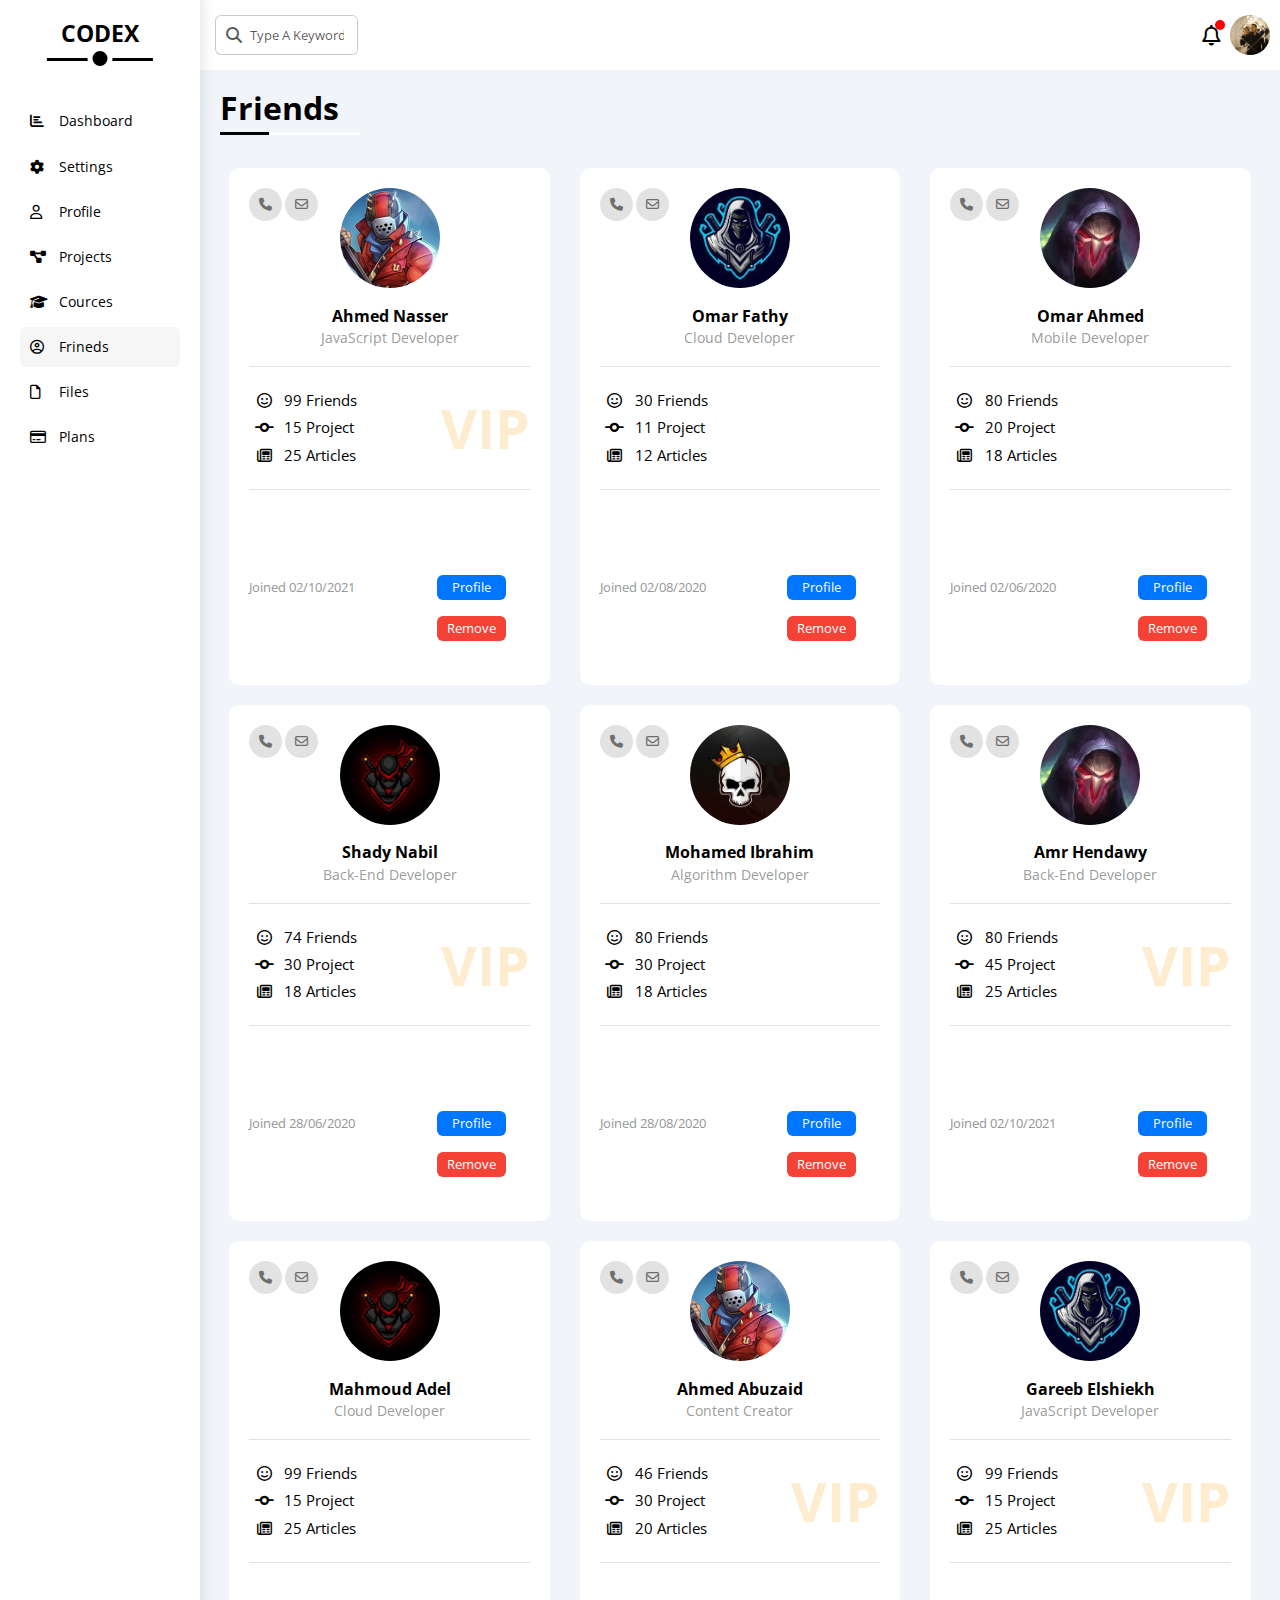
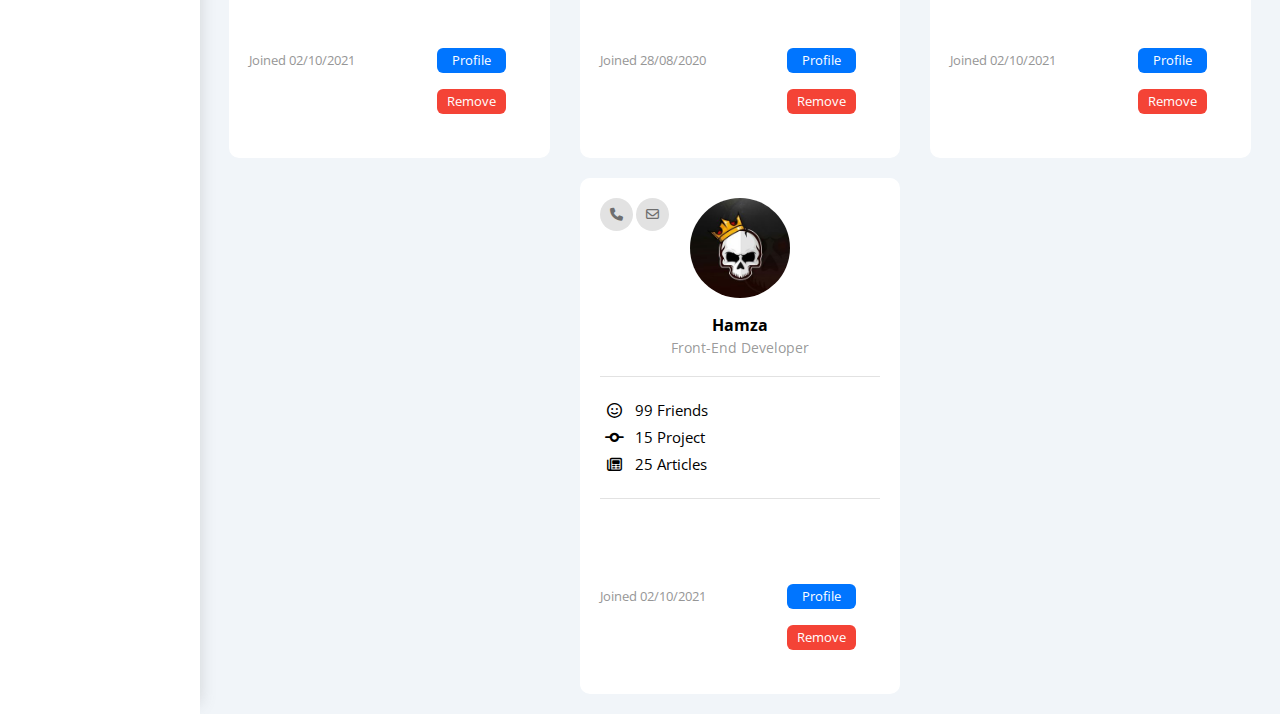
<file: html/friends.html>
<!DOCTYPE html>
<html lang="en">
    <head>
        <title>Friends</title>
        <meta charset="UTF-8">
        <meta name="viewport" content="width=device-width, initial-scale=1.0">
        <link rel="stylesheet" href="../css/master.css">
        <link rel="stylesheet" href="../css/all.min.css">
        <link rel="stylesheet" href="../css/normalize.css">
        <link rel="stylesheet" href="https://cdnjs.cloudflare.com/ajax/libs/font-awesome/6.5.1/css/all.min.css" integrity="sha512-DTOQO9RWCH3ppGqcWaEA1BIZOC6xxalwEsw9c2QQeAIftl+Vegovlnee1c9QX4TctnWMn13TZye+giMm8e2LwA==" crossorigin="anonymous" referrerpolicy="no-referrer" />
        <link rel="preconnect" href="https://fonts.googleapis.com">
        <link rel="preconnect" href="https://fonts.gstatic.com" crossorigin>
        <link href="https://fonts.googleapis.com/css2?family=Open+Sans:ital,wght@0,300..800;1,300..800&display=swap" rel="stylesheet">
    </head>
    <body>
        <div class="main">
    
    
            <!-- Start Sidebar -->
            <div class="sidebar">
                <div class="head">CODEX</div>
                <ul>
                    <li><a   href="../dashboard.html"><i class="fa-solid fa-chart-bar"></i> <span>Dashboard</span> </a></li>
                    <li><a href="settings.html"><i class="fa-solid fa-gear"></i> <span>Settings</span> </a></li>
                    <li><a href="profile.html"><i class="fa-regular fa-user"></i> <span>Profile</span> </a></li>
                    <li><a href="projects.html"><i class="fa-solid fa-diagram-project"></i> <span>Projects</span> </a></li>
                    <li><a href="cources.html"><i class="fa-solid fa-graduation-cap"></i> <span>Cources</span> </a></li>
                    <li><a  class="active" href="friends.html"><i class="fa-regular fa-circle-user"></i> <span>Frineds</span> </a></li>
                    <li><a href="files.html"><i class="fa-regular fa-file"></i> <span>Files</span> </a></li>
                    <li><a href="plans.html"><i class="fa-regular fa-credit-card"></i> <span>Plans</span> </a></li>
                </ul>
            </div>
            <!-- End Sidebar -->
    
    
            <!-- Start Container  -->
            <div class="container">


            <!-- Start Header -->
            <div class="header">
                <form action="">
                    <i class="fa-solid fa-magnifying-glass"></i>
                    <input type="search" placeholder=" Type A Keyword ">
                </form>
                <div class="prof">
                    <i class="fa-regular fa-bell"></i>
                    <img src="../imgs/avatar.jpg" alt="">
                </div>
            </div>    
            <!-- End Header -->


            <!-- Start Mini-Cont -->
            <div class="mini-cont">


                <!-- Start Title -->
                <h1><span>Friends</span></h1>
                <!-- End Title -->


                <!-- Start Frineds  -->
                <div class="box friends ">
                    <div class="top">
                        <div class="i">
                            <i class="fa-solid fa-phone"></i>
                            <i class="fa-regular fa-envelope"></i>
                        </div>
                        <img src="../imgs/friend-01.jpg" alt="">
                        <div class="txt">
                            <h4>Ahmed Nasser</h4>
                            <div>JavaScript Developer</div>
                        </div>
                    </div>
                    <div class="mid">
                        <div class="left">
                            <div class="sec">
                                <i class="fa-regular fa-face-smile"></i>
                                <p>99 Friends</p>
                            </div>
                            <div class="sec">
                                <i class="fa-solid fa-code-commit"></i>
                                <p>15  Project</p>
                            </div>
                            <div class="sec">
                                <i class="fa-regular fa-newspaper"></i>
                                <p>25 Articles</p>
                            </div>
                        </div>
                        <div class="right">VIP</div>
                    </div>
                    <div class="bottom">
                        <p>Joined 02/10/2021</p>
                        <div class="form">
                            <div class="button">Profile</div>
                            <div class="button">Remove</div>
                        </div>
                    </div>
                </div>


                <div class="box friends ">
                    <div class="top">
                        <div class="i">
                            <i class="fa-solid fa-phone"></i>
                            <i class="fa-regular fa-envelope"></i>
                        </div>
                        <img src="../imgs/friend-02.jpg" alt="">
                        <div class="txt">
                            <h4>Omar Fathy</h4>
                            <div>Cloud Developer</div>
                        </div>
                    </div>
                    <div class="mid">
                        <div class="left">
                            <div class="sec">
                                <i class="fa-regular fa-face-smile"></i>
                                <p>30 Friends</p>
                            </div>
                            <div class="sec">
                                <i class="fa-solid fa-code-commit"></i>
                                <p>11  Project</p>
                            </div>
                            <div class="sec">
                                <i class="fa-regular fa-newspaper"></i>
                                <p>12 Articles</p>
                            </div>
                        </div>
                    </div>
                    <div class="bottom">
                        <p>Joined 02/08/2020</p>
                        <div class="form">
                            <div class="button">Profile</div>
                            <div class="button">Remove</div>
                        </div>
                    </div>
                </div>


                <div class="box friends ">
                    <div class="top">
                        <div class="i">
                            <i class="fa-solid fa-phone"></i>
                            <i class="fa-regular fa-envelope"></i>
                        </div>
                        <img src="../imgs/friend-03.jpg" alt="">
                        <div class="txt">
                            <h4>Omar Ahmed</h4>
                            <div>Mobile Developer</div>
                        </div>
                    </div>
                    <div class="mid">
                        <div class="left">
                            <div class="sec">
                                <i class="fa-regular fa-face-smile"></i>
                                <p>80 Friends</p>
                            </div>
                            <div class="sec">
                                <i class="fa-solid fa-code-commit"></i>
                                <p>20  Project</p>
                            </div>
                            <div class="sec">
                                <i class="fa-regular fa-newspaper"></i>
                                <p>18 Articles</p>
                            </div>
                        </div>
                    </div>
                    <div class="bottom">
                        <p>Joined 02/06/2020</p>
                        <div class="form">
                            <div class="button">Profile</div>
                            <div class="button">Remove</div>
                        </div>
                    </div>
                </div>


                <div class="box friends ">
                    <div class="top">
                        <div class="i">
                            <i class="fa-solid fa-phone"></i>
                            <i class="fa-regular fa-envelope"></i>
                        </div>
                        <img src="../imgs/friend-04.jpg" alt="">
                        <div class="txt">
                            <h4>Shady Nabil</h4>
                            <div>Back-End Developer</div>
                        </div>
                    </div>
                    <div class="mid">
                        <div class="left">
                            <div class="sec">
                                <i class="fa-regular fa-face-smile"></i>
                                <p>74 Friends</p>
                            </div>
                            <div class="sec">
                                <i class="fa-solid fa-code-commit"></i>
                                <p>30  Project</p>
                            </div>
                            <div class="sec">
                                <i class="fa-regular fa-newspaper"></i>
                                <p>18 Articles</p>
                            </div>
                        </div>
                        <div class="right">VIP</div>
                    </div>
                    <div class="bottom">
                        <p>Joined 28/06/2020</p>
                        <div class="form">
                            <div class="button">Profile</div>
                            <div class="button">Remove</div>
                        </div>
                    </div>
                </div>


                <div class="box friends ">
                    <div class="top">
                        <div class="i">
                            <i class="fa-solid fa-phone"></i>
                            <i class="fa-regular fa-envelope"></i>
                        </div>
                        <img src="../imgs/friend-05.jpg" alt="">
                        <div class="txt">
                            <h4>Mohamed Ibrahim</h4>
                            <div>Algorithm Developer</div>
                        </div>
                    </div>
                    <div class="mid">
                        <div class="left">
                            <div class="sec">
                                <i class="fa-regular fa-face-smile"></i>
                                <p>80 Friends</p>
                            </div>
                            <div class="sec">
                                <i class="fa-solid fa-code-commit"></i>
                                <p>30  Project</p>
                            </div>
                            <div class="sec">
                                <i class="fa-regular fa-newspaper"></i>
                                <p>18 Articles</p>
                            </div>
                        </div>
                    </div>
                    <div class="bottom">
                        <p>Joined 28/08/2020</p>
                        <div class="form">
                            <div class="button">Profile</div>
                            <div class="button">Remove</div>
                        </div>
                    </div>
                </div>


                <div class="box friends ">
                    <div class="top">
                        <div class="i">
                            <i class="fa-solid fa-phone"></i>
                            <i class="fa-regular fa-envelope"></i>
                        </div>
                        <img src="../imgs/friend-03.jpg" alt="">
                        <div class="txt">
                            <h4>Amr Hendawy</h4>
                            <div>Back-End Developer</div>
                        </div>
                    </div>
                    <div class="mid">
                        <div class="left">
                            <div class="sec">
                                <i class="fa-regular fa-face-smile"></i>
                                <p>80 Friends</p>
                            </div>
                            <div class="sec">
                                <i class="fa-solid fa-code-commit"></i>
                                <p>45  Project</p>
                            </div>
                            <div class="sec">
                                <i class="fa-regular fa-newspaper"></i>
                                <p>25 Articles</p>
                            </div>
                        </div>
                        <div class="right">VIP</div>
                    </div>
                    <div class="bottom">
                        <p>Joined 02/10/2021</p>
                        <div class="form">
                            <div class="button">Profile</div>
                            <div class="button">Remove</div>
                        </div>
                    </div>
                </div>


                <div class="box friends ">
                    <div class="top">
                        <div class="i">
                            <i class="fa-solid fa-phone"></i>
                            <i class="fa-regular fa-envelope"></i>
                        </div>
                        <img src="../imgs/friend-04.jpg" alt="">
                        <div class="txt">
                            <h4>Mahmoud Adel</h4>
                            <div>Cloud Developer</div>
                        </div>
                    </div>
                    <div class="mid">
                        <div class="left">
                            <div class="sec">
                                <i class="fa-regular fa-face-smile"></i>
                                <p>99 Friends</p>
                            </div>
                            <div class="sec">
                                <i class="fa-solid fa-code-commit"></i>
                                <p>15  Project</p>
                            </div>
                            <div class="sec">
                                <i class="fa-regular fa-newspaper"></i>
                                <p>25 Articles</p>
                            </div>
                        </div>
                    </div>
                    <div class="bottom">
                        <p>Joined 02/10/2021</p>
                        <div class="form">
                            <div class="button">Profile</div>
                            <div class="button">Remove</div>
                        </div>
                    </div>
                </div>


                <div class="box friends ">
                    <div class="top">
                        <div class="i">
                            <i class="fa-solid fa-phone"></i>
                            <i class="fa-regular fa-envelope"></i>
                        </div>
                        <img src="../imgs/friend-01.jpg" alt="">
                        <div class="txt">
                            <h4>Ahmed Abuzaid</h4>
                            <div>Content Creator</div>
                        </div>
                    </div>
                    <div class="mid">
                        <div class="left">
                            <div class="sec">
                                <i class="fa-regular fa-face-smile"></i>
                                <p>46 Friends</p>
                            </div>
                            <div class="sec">
                                <i class="fa-solid fa-code-commit"></i>
                                <p>30  Project</p>
                            </div>
                            <div class="sec">
                                <i class="fa-regular fa-newspaper"></i>
                                <p>20 Articles</p>
                            </div>
                        </div>
                        <div class="right">VIP</div>
                    </div>
                    <div class="bottom">
                        <p>Joined 28/08/2020</p>
                        <div class="form">
                            <div class="button">Profile</div>
                            <div class="button">Remove</div>
                        </div>
                    </div>
                </div>


                <div class="box friends ">
                    <div class="top">
                        <div class="i">
                            <i class="fa-solid fa-phone"></i>
                            <i class="fa-regular fa-envelope"></i>
                        </div>
                        <img src="../imgs/friend-02.jpg" alt="">
                        <div class="txt">
                            <h4>Gareeb Elshiekh</h4>
                            <div>JavaScript Developer</div>
                        </div>
                    </div>
                    <div class="mid">
                        <div class="left">
                            <div class="sec">
                                <i class="fa-regular fa-face-smile"></i>
                                <p>99 Friends</p>
                            </div>
                            <div class="sec">
                                <i class="fa-solid fa-code-commit"></i>
                                <p>15  Project</p>
                            </div>
                            <div class="sec">
                                <i class="fa-regular fa-newspaper"></i>
                                <p>25 Articles</p>
                            </div>
                        </div>
                        <div class="right">VIP</div>
                    </div>
                    <div class="bottom">
                        <p>Joined 02/10/2021</p>
                        <div class="form">
                            <div class="button">Profile</div>
                            <div class="button">Remove</div>
                        </div>
                    </div>
                </div>


                <div class="box friends ">
                    <div class="top">
                        <div class="i">
                            <i class="fa-solid fa-phone"></i>
                            <i class="fa-regular fa-envelope"></i>
                        </div>
                        <img src="../imgs/friend-05.jpg" alt="">
                        <div class="txt">
                            <h4>Hamza</h4>
                            <div>Front-End Developer</div>
                        </div>
                    </div>
                    <div class="mid">
                        <div class="left">
                            <div class="sec">
                                <i class="fa-regular fa-face-smile"></i>
                                <p>99 Friends</p>
                            </div>
                            <div class="sec">
                                <i class="fa-solid fa-code-commit"></i>
                                <p>15  Project</p>
                            </div>
                            <div class="sec">
                                <i class="fa-regular fa-newspaper"></i>
                                <p>25 Articles</p>
                            </div>
                        </div>
                    </div>
                    <div class="bottom">
                        <p>Joined 02/10/2021</p>
                        <div class="form">
                            <div class="button">Profile</div>
                            <div class="button">Remove</div>
                        </div>
                    </div>
                </div>


                <!-- End Frineds  -->


            </div>
            <!-- End Mini-Cont -->


            </div>
            <!-- End Container  -->
    
    
    </body>
</html>
</file>
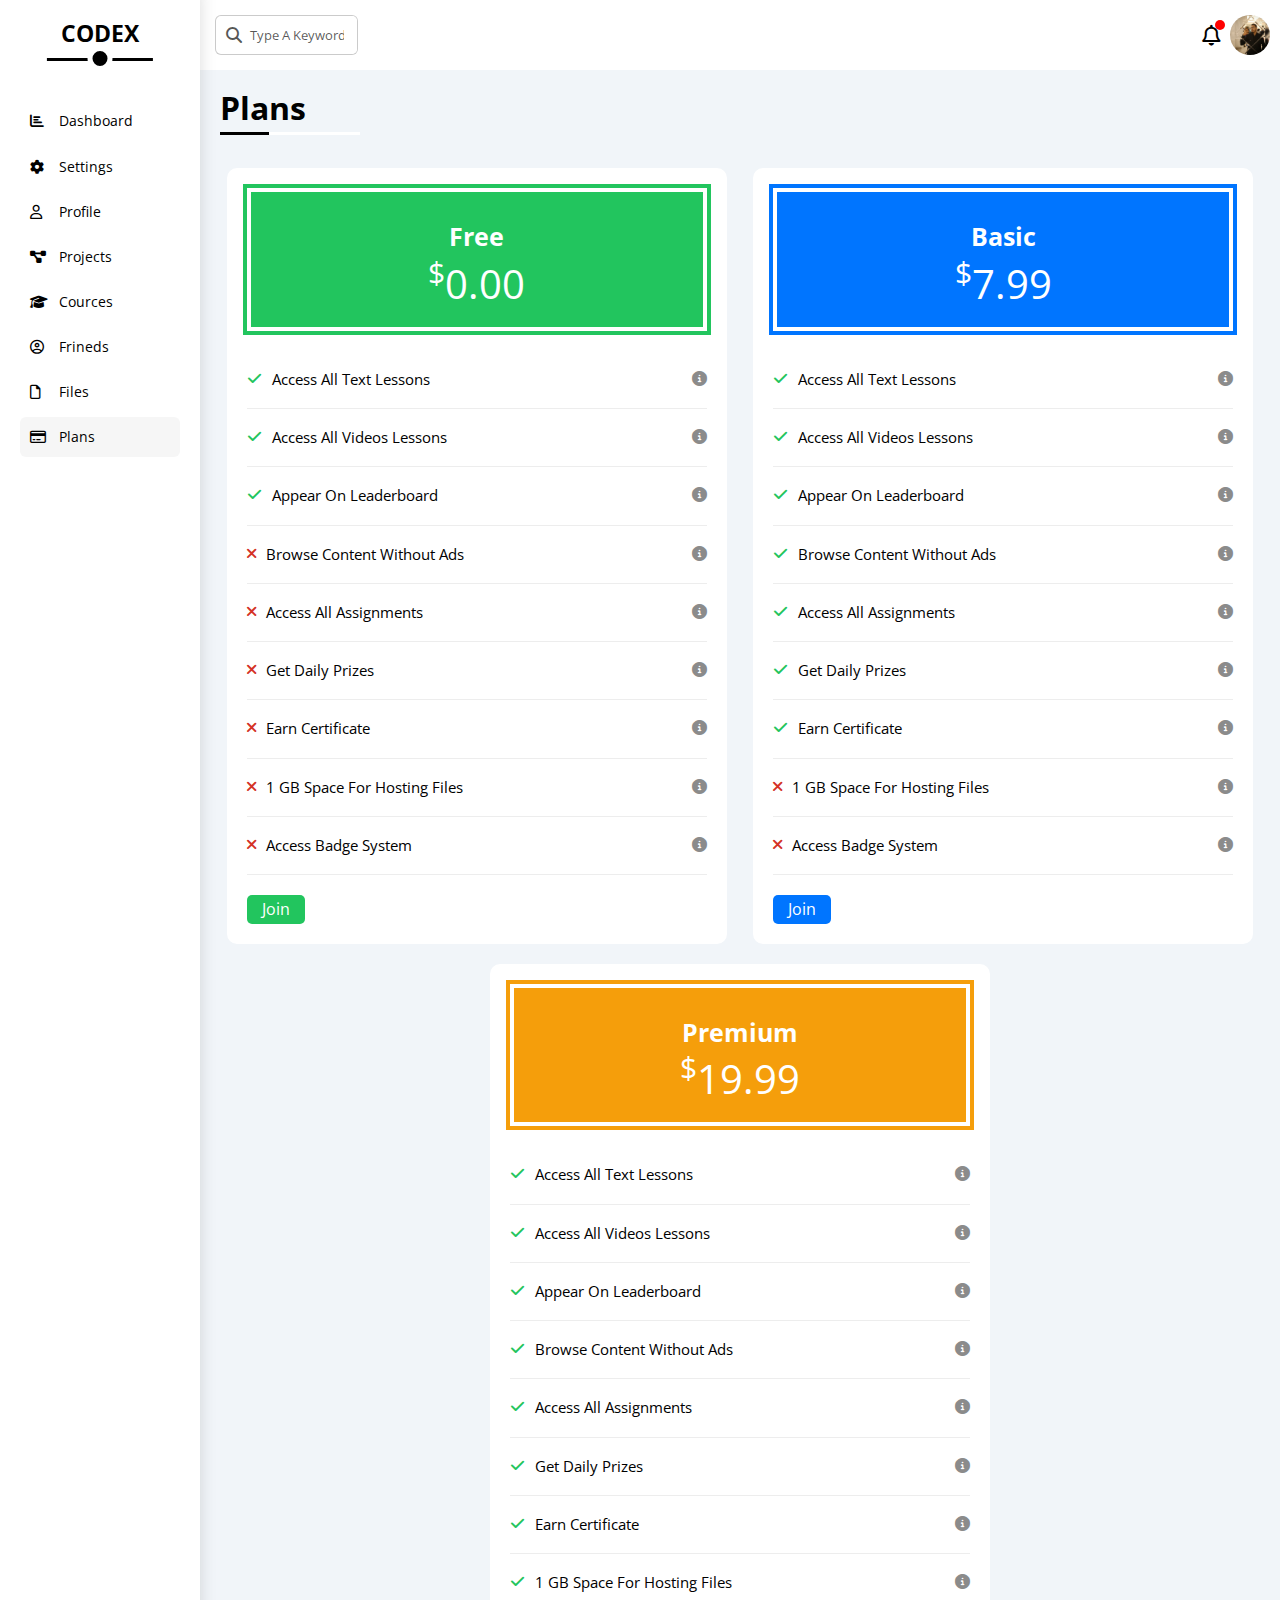
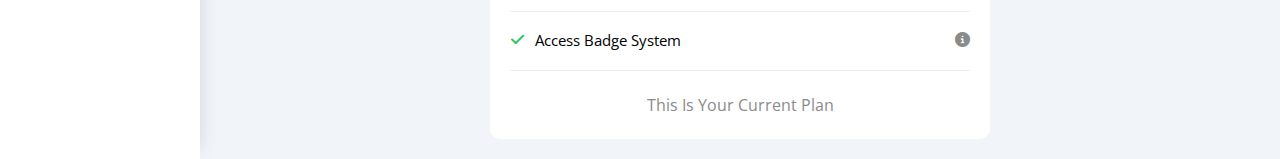
<file: html/plans.html>
<!DOCTYPE html>
<html lang="en">
    <head>
        <title>Plans</title>
        <meta charset="UTF-8">
        <meta name="viewport" content="width=device-width, initial-scale=1.0">
        <link rel="stylesheet" href="../css/master.css">
        <link rel="stylesheet" href="../css/all.min.css">
        <link rel="stylesheet" href="../css/normalize.css">
        <link rel="stylesheet" href="https://cdnjs.cloudflare.com/ajax/libs/font-awesome/6.5.1/css/all.min.css" integrity="sha512-DTOQO9RWCH3ppGqcWaEA1BIZOC6xxalwEsw9c2QQeAIftl+Vegovlnee1c9QX4TctnWMn13TZye+giMm8e2LwA==" crossorigin="anonymous" referrerpolicy="no-referrer" />
        <link rel="preconnect" href="https://fonts.gstatic.com" crossorigin>
        <link href="https://fonts.googleapis.com/css2?family=Open+Sans:ital,wght@0,300..800;1,300..800&display=swap" rel="stylesheet">
    </head>
    <body>
        <div class="main">
    
    
            <!-- Start Sidebar -->
            <div class="sidebar">
                <div class="head">CODEX</div>
                <ul>
                    <li><a  href="../dashboard.html"><i class="fa-solid fa-chart-bar"></i> <span>Dashboard</span> </a></li>
                    <li><a href="settings.html"><i class="fa-solid fa-gear"></i> <span>Settings</span> </a></li>
                    <li><a href="profile.html"><i class="fa-regular fa-user"></i> <span>Profile</span> </a></li>
                    <li><a href="projects.html"><i class="fa-solid fa-diagram-project"></i> <span>Projects</span> </a></li>
                    <li><a href="cources.html"><i class="fa-solid fa-graduation-cap"></i> <span>Cources</span> </a></li>
                    <li><a href="friends.html"><i class="fa-regular fa-circle-user"></i> <span>Frineds</span> </a></li>
                    <li><a href="files.html"><i class="fa-regular fa-file"></i> <span>Files</span> </a></li>
                    <li><a  class="active"  href="plans.html"><i class="fa-regular fa-credit-card"></i> <span>Plans</span> </a></li>
                </ul>
            </div>
            <!-- End Sidebar -->
    
    
            <!-- Start Container -->
        <div class="container">




            <!-- Start Header -->
            <div class="header">
                <form action="">
                    <i class="fa-solid fa-magnifying-glass"></i>
                    <input type="search" placeholder=" Type A Keyword ">
                </form>
                <div class="prof">
                    <i class="fa-regular fa-bell"></i>
                    <img src="../imgs/avatar.jpg" alt="">
                </div>
            </div>    
            <!-- End Header -->


            <!-- Start Mini-Cont -->
            <div class="mini-cont">


                <!-- Start Title -->
                <h1><span>Plans</span></h1>
                <!-- End Title -->


                <!-- Start Plans  -->
                <div class="box plan">
                    <div class="top">
                        <h3>Free</h3>
                        <p><Sup>$</Sup>0.00</p>
                    </div>
                    <div class="bottom">
                        <ul>
                            <li>
                                <i class="fa-solid fa-check"></i>
                                <div>Access All Text Lessons</div>
                                <i class="fa-solid fa-circle-info"></i>
                            </li>
                            <li>
                                <i class="fa-solid fa-check"></i>
                                <div>
                                    Access All Videos Lessons</div>
                                <i class="fa-solid fa-circle-info"></i>
                            </li>
                            <li>
                                <i class="fa-solid fa-check"></i>
                                <div>
                                    Appear On Leaderboard</div>
                                <i class="fa-solid fa-circle-info"></i>
                            </li>
                            <li>
                                <i class="fa-solid fa-xmark red"></i>
                                <div>
                                    Browse Content Without Ads</div>
                                <i class="fa-solid fa-circle-info"></i>
                            </li>
                            <li>
                                <i class="fa-solid fa-xmark red"></i>
                                <div>Access All Assignments</div>
                                <i class="fa-solid fa-circle-info"></i>
                            </li>
                            <li>
                                <i class="fa-solid fa-xmark red"></i>
                                <div>Get Daily Prizes</div>
                                <i class="fa-solid fa-circle-info"></i>
                            </li>
                            <li>
                                <i class="fa-solid fa-xmark red"></i>
                                <div>Earn Certificate</div>
                                <i class="fa-solid fa-circle-info"></i>
                            </li>
                            <li>
                                <i class="fa-solid fa-xmark red"></i>
                                <div>1 GB Space For Hosting Files</div>
                                <i class="fa-solid fa-circle-info"></i>
                            </li>
                            <li>
                                <i class="fa-solid fa-xmark red"></i>
                                <div>Access Badge System</div>
                                <i class="fa-solid fa-circle-info"></i>
                            </li>
                        </ul>
                        <div class="button">
                            Join
                        </div>
                    </div>
                </div>


                <div class="box plan">
                    <div class="top">
                        <h3>Basic</h3>
                        <p><Sup>$</Sup>7.99</p>
                    </div>
                    <div class="bottom">
                        <ul>
                            <li>
                                <i class="fa-solid fa-check"></i>
                                <div>Access All Text Lessons</div>
                                <i class="fa-solid fa-circle-info"></i>
                            </li>
                            <li>
                                <i class="fa-solid fa-check"></i>
                                <div>
                                    Access All Videos Lessons</div>
                                <i class="fa-solid fa-circle-info"></i>
                            </li>
                            <li>
                                <i class="fa-solid fa-check"></i>
                                <div>
                                    Appear On Leaderboard</div>
                                <i class="fa-solid fa-circle-info"></i>
                            </li>
                            <li>
                                <i class="fa-solid fa-check"></i>
                                <div>
                                    Browse Content Without Ads</div>
                                <i class="fa-solid fa-circle-info"></i>
                            </li>
                            <li>
                                <i class="fa-solid fa-check"></i>
                                <div>Access All Assignments</div>
                                <i class="fa-solid fa-circle-info"></i>
                            </li>
                            <li>
                                <i class="fa-solid fa-check"></i>
                                <div>Get Daily Prizes</div>
                                <i class="fa-solid fa-circle-info"></i>
                            </li>
                            <li>
                                <i class="fa-solid fa-check"></i>
                                <div>Earn Certificate</div>
                                <i class="fa-solid fa-circle-info"></i>
                            </li>
                            <li>
                                <i class="fa-solid fa-xmark red"></i>
                                <div>1 GB Space For Hosting Files</div>
                                <i class="fa-solid fa-circle-info"></i>
                            </li>
                            <li>
                                <i class="fa-solid fa-xmark red"></i>
                                <div>Access Badge System</div>
                                <i class="fa-solid fa-circle-info"></i>
                            </li>
                        </ul>
                        <div class="button">
                            Join
                        </div>
                    </div>
                </div>


                <div class="box plan">
                    <div class="top">
                        <h3>Premium</h3>
                        <p><Sup>$</Sup>19.99</p>
                    </div>
                    <div class="bottom">
                        <ul>
                            <li>
                                <i class="fa-solid fa-check"></i>
                                <div>Access All Text Lessons</div>
                                <i class="fa-solid fa-circle-info"></i>
                            </li>
                            <li>
                                <i class="fa-solid fa-check"></i>
                                <div>
                                    Access All Videos Lessons</div>
                                <i class="fa-solid fa-circle-info"></i>
                            </li>
                            <li>
                                <i class="fa-solid fa-check"></i>
                                <div>
                                    Appear On Leaderboard</div>
                                <i class="fa-solid fa-circle-info"></i>
                            </li>
                            <li>
                                <i class="fa-solid fa-check"></i>
                                <div>
                                    Browse Content Without Ads</div>
                                <i class="fa-solid fa-circle-info"></i>
                            </li>
                            <li>
                                <i class="fa-solid fa-check"></i>
                                <div>Access All Assignments</div>
                                <i class="fa-solid fa-circle-info"></i>
                            </li>
                            <li>
                                <i class="fa-solid fa-check"></i>
                                <div>Get Daily Prizes</div>
                                <i class="fa-solid fa-circle-info"></i>
                            </li>
                            <li>
                                <i class="fa-solid fa-check"></i>
                                <div>Earn Certificate</div>
                                <i class="fa-solid fa-circle-info"></i>
                            </li>
                            <li>
                                <i class="fa-solid fa-check"></i>
                                <div>1 GB Space For Hosting Files</div>
                                <i class="fa-solid fa-circle-info"></i>
                            </li>
                            <li>
                                <i class="fa-solid fa-check"></i>
                                <div>Access Badge System</div>
                                <i class="fa-solid fa-circle-info"></i>
                            </li>
                        </ul>
                        <div class="button">
                            This Is Your Current Plan
                        </div>
                    </div>
                </div>


                <!-- End Plans  -->


            </div>
            <!-- End Mini-Cont -->




        </div>
        <!-- Start Container -->
    
    
    </body>
</html>
</file>
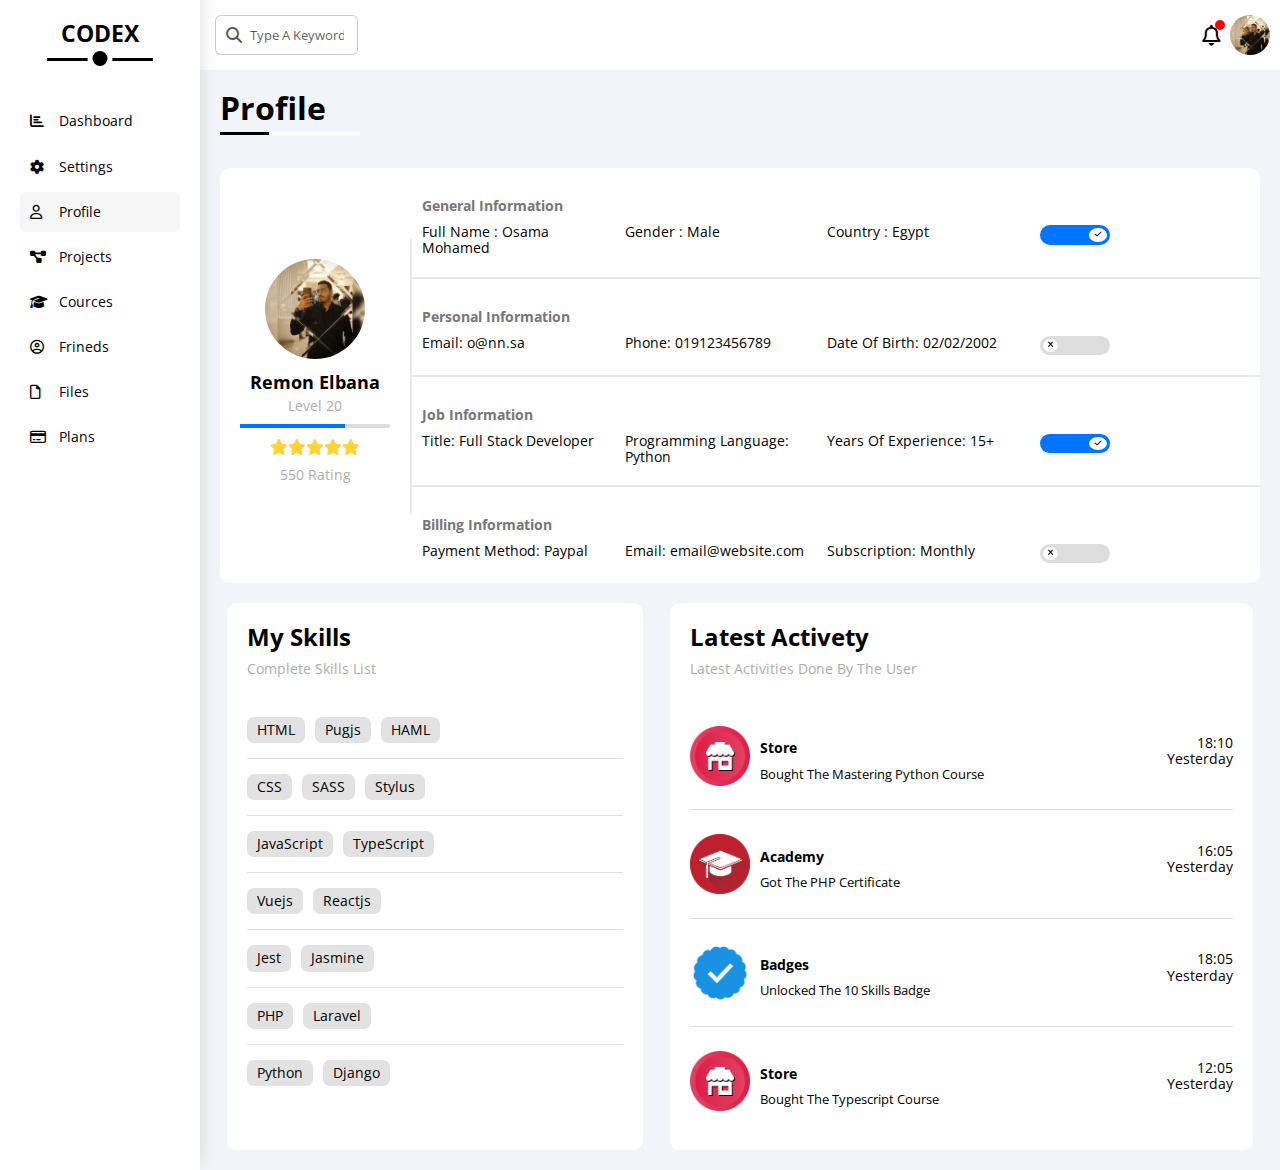
<file: html/profile.html>
<!DOCTYPE html>
<html lang="en">
    <head>
        <title>Profile</title>
        <meta charset="UTF-8">
        <meta name="viewport" content="width=device-width, initial-scale=1.0">
        <link rel="stylesheet" href="../css/master.css">
        <link rel="stylesheet" href="../css/all.min.css">
        <link rel="stylesheet" href="../css/normalize.css">
        <link rel="stylesheet" href="https://cdnjs.cloudflare.com/ajax/libs/font-awesome/6.5.1/css/all.min.css" integrity="sha512-DTOQO9RWCH3ppGqcWaEA1BIZOC6xxalwEsw9c2QQeAIftl+Vegovlnee1c9QX4TctnWMn13TZye+giMm8e2LwA==" crossorigin="anonymous" referrerpolicy="no-referrer" />
        <link rel="preconnect" href="https://fonts.gstatic.com" crossorigin>
        <link href="https://fonts.googleapis.com/css2?family=Open+Sans:ital,wght@0,300..800;1,300..800&display=swap" rel="stylesheet">
    </head>
    <body>
        <div class="main">
    
    
            <!-- Start Sidebar -->
            <div class="sidebar">
                <div class="head">CODEX</div>
                <ul>
                    <li><a  href="../dashboard.html"><i class="fa-solid fa-chart-bar"></i> <span>Dashboard</span> </a></li>
                    <li><a href="settings.html"><i class="fa-solid fa-gear"></i> <span>Settings</span> </a></li>
                    <li><a  class="active"  href="profile.html"><i class="fa-regular fa-user"></i> <span>Profile</span> </a></li>
                    <li><a href="projects.html"><i class="fa-solid fa-diagram-project"></i> <span>Projects</span> </a></li>
                    <li><a href="cources.html"><i class="fa-solid fa-graduation-cap"></i> <span>Cources</span> </a></li>
                    <li><a href="friends.html"><i class="fa-regular fa-circle-user"></i> <span>Frineds</span> </a></li>
                    <li><a href="files.html"><i class="fa-regular fa-file"></i> <span>Files</span> </a></li>
                    <li><a href="plans.html"><i class="fa-regular fa-credit-card"></i> <span>Plans</span> </a></li>
                </ul>
            </div>
            <!-- End Sidebar -->


            <div class="container">


                <!-- Start Header -->
                <div class="header">
                    <form action="">
                        <i class="fa-solid fa-magnifying-glass"></i>
                        <input type="search" placeholder=" Type A Keyword ">
                    </form>
                    <div class="prof">
                        <i class="fa-regular fa-bell"></i>
                        <img src="../imgs/avatar.jpg" alt="">
                    </div>
                </div>    
                <!-- End Header -->


                <div class="mini-cont prof ">


                <!-- Start Title -->
                <h1><span>Profile</span></h1>
                <!-- End Title -->


                <!-- Start Main -->
                <div class="box main ">
                    <div class="top">
                        <img src="../imgs/avatar.jpg" alt="">
                        <h2>Remon Elbana</h2>
                        <p>Level 20</p>
                        <div class="prog"><span></span></div>
                        <ul>
                            <li><i class="fa-solid fa-star" style="color: #FFD43B;"></i></li>
                            <li><i class="fa-solid fa-star" style="color: #FFD43B;"></i></li>
                            <li><i class="fa-solid fa-star" style="color: #FFD43B;"></i></li>
                            <li><i class="fa-solid fa-star" style="color: #FFD43B;"></i></li>
                            <li><i class="fa-solid fa-star" style="color: #FFD43B;"></i></li>
                        </ul>
                        <p>550 Rating</p>
                    </div>  
                    <div class="bottom">
                        <ul>
                            <li>
                                <div class="top"><h4>General Information</h4></div>
                                <div class="bottom">
                                    <div>Full Name : Osama Mohamed</div>
                                    <div>Gender : Male</div>
                                    <div>Country : Egypt</div>
                                    <div class="customecheck">
                                        <input type="checkbox" name="" id="" checked>
                                    </div>
                                </div>
                            </li>
                            <li>
                                <div class="top"><h4>Personal Information</h4></div>
                                <div class="bottom">
                                    <div>Email: o@nn.sa</div>
                                    <div>Phone: 019123456789</div>
                                    <div>Date Of Birth: 02/02/2002</div>
                                    <div class="customecheck">
                                        <input type="checkbox" name="" id="">
                                    </div>
                                </div>
                            </li>
                            <li>
                                <div class="top"><h4>Job Information</h4></div>
                                <div class="bottom">
                                    <div>Title: Full Stack Developer</div>
                                    <div>Programming Language: Python</div>
                                    <div>Years Of Experience: 15+</div>
                                    <div class="customecheck">
                                        <input type="checkbox" name="" id="" checked>
                                    </div>
                                </div>
                            </li>
                            <li>
                                <div class="top"><h4>Billing Information</h4></div>
                                <div class="bottom">
                                    <div>Payment Method: Paypal</div>
                                    <div>Email: email@website.com</div>
                                    <div>Subscription: Monthly</div>
                                    <div class="customecheck">
                                        <input type="checkbox" name="" id="">
                                    </div>
                                </div>
                            </li>
                        </ul>
                    </div>
                </div>
                <!-- End Main -->


                <!-- Start skills  -->
                <div class="box skills ">
                    <div class="top">
                        <h2>My Skills</h2>
                        <p>Complete Skills List</p>
                    </div>
                    <div class="bottom">
                        <ul>
                            <li>
                                <div>HTML</div>
                                <div>Pugjs</div>
                                <div>HAML</div>
                            </li>
                            <li>
                                <div>CSS</div>
                                <div>SASS</div>
                                <div>Stylus</div>
                            </li>
                            <li>
                                <div>JavaScript</div>
                                <div>TypeScript</div>
                            </li>
                            <li>
                                <div>Vuejs</div>
                                <div>Reactjs</div>
                            </li>
                            <li>
                                <div>Jest</div>
                                <div>Jasmine</div>
                            </li>
                            <li>
                                <div>PHP</div>
                                <div>Laravel</div>
                            </li>
                            <li>
                                <div>Python</div>
                                <div>Django</div>
                            </li>
                        </ul>
                    </div>
                </div>
                <!-- End skills  -->


                <!-- Start Latest Activety -->
                <div class="box active ">
                    <div class="top">
                        <h2>Latest Activety</h2>
                        <p>Latest Activities Done By The User</p>
                    </div>
                    <div class="bottom">
                        <ul>
                            <li>
                                <img src="../imgs/activity-01.png" alt="">
                                <div class="txt">
                                    <h5>Store</h5>
                                    <p>Bought The Mastering Python Course</p>
                                </div>
                                <div class="time">
                                    <div>18:10</div>
                                    <div>Yesterday</div>
                                </div>
                            </li>
                            <li>
                                <img src="../imgs/activity-02.png" alt="">
                                <div class="txt">
                                    <h5>Academy</h5>
                                    <p>Got The PHP Certificate</p>
                                </div>
                                <div class="time">
                                    <div>16:05</div>
                                    <div>Yesterday</div>
                                </div>
                            </li>
                            <li>
                                <img src="../imgs/activity-03.png" alt="">
                                <div class="txt">
                                    <h5>Badges</h5>
                                    <p>Unlocked The 10 Skills Badge</p>
                                </div>
                                <div class="time">
                                    <div>18:05</div>
                                    <div>Yesterday</div>
                                </div>
                            </li>
                            <li>
                                <img src="../imgs/activity-01.png" alt="">
                                <div class="txt">
                                    <h5>Store</h5>
                                    <p>Bought The Typescript Course</p>
                                </div>
                                <div class="time">
                                    <div>12:05</div>
                                    <div>Yesterday</div>
                                </div>
                            </li>
                        </ul>
                    </div>
                </div>
                <!-- End Latest Activety -->


                </div>


            </div>



    </body>
</html>
</file>
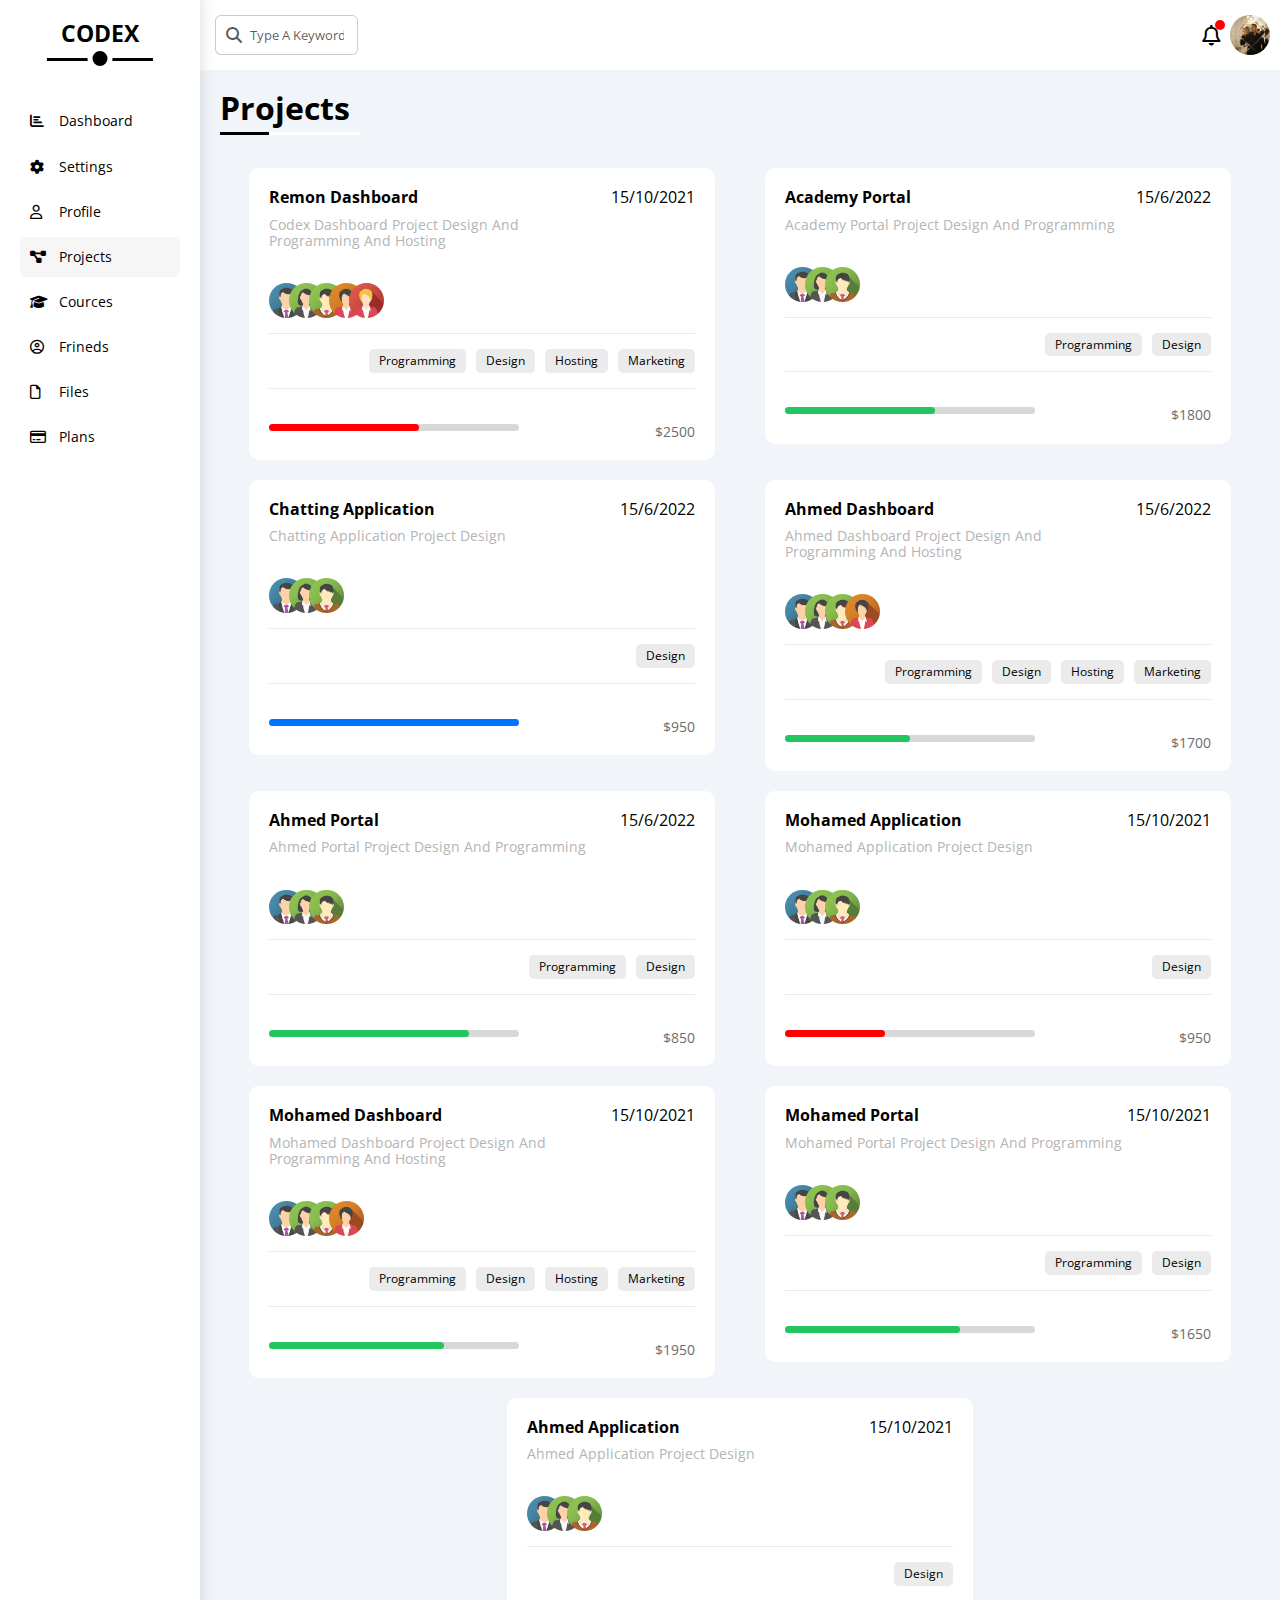
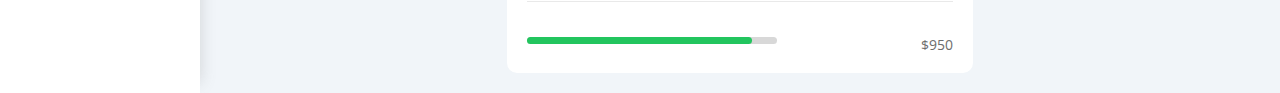
<file: html/projects.html>
<!DOCTYPE html>
<html lang="en">
    <head>
        <title>Projects</title>
        <meta charset="UTF-8">
        <meta name="viewport" content="width=device-width, initial-scale=1.0">
        <link rel="stylesheet" href="../css/master.css">
        <link rel="stylesheet" href="../css/all.min.css">
        <link rel="stylesheet" href="../css/normalize.css">
        <link rel="stylesheet" href="https://cdnjs.cloudflare.com/ajax/libs/font-awesome/6.5.1/css/all.min.css" integrity="sha512-DTOQO9RWCH3ppGqcWaEA1BIZOC6xxalwEsw9c2QQeAIftl+Vegovlnee1c9QX4TctnWMn13TZye+giMm8e2LwA==" crossorigin="anonymous" referrerpolicy="no-referrer" />
        <link rel="preconnect" href="https://fonts.gstatic.com" crossorigin>
        <link href="https://fonts.googleapis.com/css2?family=Open+Sans:ital,wght@0,300..800;1,300..800&display=swap" rel="stylesheet">
    </head>
    <body>
        <div class="main">
    
    
            <!-- Start Sidebar -->
            <div class="sidebar">
                <div class="head">CODEX</div>
                <ul>
                    <li><a href="../dashboard.html"><i class="fa-solid fa-chart-bar"></i> <span>Dashboard</span> </a></li>
                    <li><a href="settings.html"><i class="fa-solid fa-gear"></i> <span>Settings</span> </a></li>
                    <li><a href="profile.html"><i class="fa-regular fa-user"></i> <span>Profile</span> </a></li>
                    <li><a  class="active"   href="projects.html"><i class="fa-solid fa-diagram-project"></i> <span>Projects</span> </a></li>
                    <li><a href="cources.html"><i class="fa-solid fa-graduation-cap"></i> <span>Cources</span> </a></li>
                    <li><a href="friends.html"><i class="fa-regular fa-circle-user"></i> <span>Frineds</span> </a></li>
                    <li><a href="files.html"><i class="fa-regular fa-file"></i> <span>Files</span> </a></li>
                    <li><a href="plans.html"><i class="fa-regular fa-credit-card"></i> <span>Plans</span> </a></li>
                </ul>
            </div>
            <!-- End Sidebar -->
    
    
            <div class="container">


            <!-- Start Header -->
            <div class="header">
                <form action="">
                    <i class="fa-solid fa-magnifying-glass"></i>
                    <input type="search" placeholder=" Type A Keyword ">
                </form>
                <div class="prof">
                    <i class="fa-regular fa-bell"></i>
                    <img src="../imgs/avatar.jpg" alt="">
                </div>
            </div>    
            <!-- End Header -->


            <div class="mini-cont project">


                <!-- Start Title -->
                <h1><span>Projects</span></h1>
                <!-- End Title -->


                <!-- Start Projects -->


                <div class="box projects ">
                    <div class="top">
                        <div class="txt">
                            <h2>Remon Dashboard</h2>
                            <p>Codex Dashboard Project Design And Programming And Hosting</p>    
                        </div>
                        <div class="time">15/10/2021</div>
                    </div>
                    <div class="mid1">
                        <img src="../imgs/team-01.png" alt="">
                        <img src="../imgs/team-02.png" alt="">
                        <img src="../imgs/team-03.png" alt="">
                        <img src="../imgs/team-04.png" alt="">
                        <img src="../imgs/team-05.png" alt="">
                    </div>
                    <div class="mid2">
                        <ul>
                            <li>Programming</li>
                            <li>Design</li>
                            <li>Hosting</li>
                            <li>Marketing</li>
                        </ul>
                    </div>
                    <div class="bottom">
                        <div class="prog"><span></span></div>
                        <div class="price">$2500</div>
                    </div>
                </div>


                <div class="box projects ">
                    <div class="top">
                        <div class="txt">
                            <h2>Academy Portal</h2>
                            <p>Academy Portal Project Design And Programming</p>    
                        </div>
                        <div class="time">15/6/2022
                        </div>
                    </div>
                    <div class="mid1">
                        <img src="../imgs/team-01.png" alt="">
                        <img src="../imgs/team-02.png" alt="">
                        <img src="../imgs/team-03.png" alt="">
                    </div>
                    <div class="mid2">
                        <ul>
                            <li>Programming</li>
                            <li>Design</li>
                        </ul>
                    </div>
                    <div class="bottom">
                        <div class="prog"><span></span></div>
                        <div class="price">$1800</div>
                    </div>
                </div>


                <div class="box projects ">
                    <div class="top">
                        <div class="txt">
                            <h2>Chatting Application</h2>
                            <p>Chatting Application Project Design</p>    
                        </div>
                        <div class="time">15/6/2022</div>
                    </div>
                    <div class="mid1">
                        <img src="../imgs/team-01.png" alt="">
                        <img src="../imgs/team-02.png" alt="">
                        <img src="../imgs/team-03.png" alt="">
                    </div>
                    <div class="mid2">
                        <ul>
                            <li>Design</li>
                        </ul>
                    </div>
                    <div class="bottom">
                        <div class="prog"><span></span></div>
                        <div class="price">$950</div>
                    </div>
                </div>


                <div class="box projects ">
                    <div class="top">
                        <div class="txt">
                            <h2>Ahmed Dashboard</h2>
                            <p>Ahmed Dashboard Project Design And Programming And Hosting</p>    
                        </div>
                        <div class="time">15/6/2022</div>
                    </div>
                    <div class="mid1">
                        <img src="../imgs/team-01.png" alt="">
                        <img src="../imgs/team-02.png" alt="">
                        <img src="../imgs/team-03.png" alt="">
                        <img src="../imgs/team-04.png" alt="">
                    </div>
                    <div class="mid2">
                        <ul>
                            <li>Programming</li>
                            <li>Design</li>
                            <li>Hosting</li>
                            <li>Marketing</li>
                        </ul>
                    </div>
                    <div class="bottom">
                        <div class="prog"><span></span></div>
                        <div class="price">$1700</div>
                    </div>
                </div>


                <div class="box projects ">
                    <div class="top">
                        <div class="txt">
                            <h2>Ahmed Portal</h2>
                            <p>Ahmed Portal Project Design And Programming</p>    
                        </div>
                        <div class="time">15/6/2022</div>
                    </div>
                    <div class="mid1">
                        <img src="../imgs/team-01.png" alt="">
                        <img src="../imgs/team-02.png" alt="">
                        <img src="../imgs/team-03.png" alt="">
                    </div>
                    <div class="mid2">
                        <ul>
                            <li>Programming</li>
                            <li>Design</li>
                        </ul>
                    </div>
                    <div class="bottom">
                        <div class="prog"><span></span></div>
                        <div class="price">$850</div>
                    </div>
                </div>


                <div class="box projects ">
                    <div class="top">
                        <div class="txt">
                            <h2>Mohamed Application</h2>
                            <p>Mohamed Application Project Design</p>    
                        </div>
                        <div class="time">15/10/2021</div>
                    </div>
                    <div class="mid1">
                        <img src="../imgs/team-01.png" alt="">
                        <img src="../imgs/team-02.png" alt="">
                        <img src="../imgs/team-03.png" alt="">
                    </div>
                    <div class="mid2">
                        <ul>
                            <li>Design</li>
                        </ul>
                    </div>
                    <div class="bottom">
                        <div class="prog"><span></span></div>
                        <div class="price">$950</div>
                    </div>
                </div>


                <div class="box projects ">
                    <div class="top">
                        <div class="txt">
                            <h2>Mohamed Dashboard</h2>
                            <p>Mohamed Dashboard Project Design And Programming And Hosting</p>    
                        </div>
                        <div class="time">15/10/2021</div>
                    </div>
                    <div class="mid1">
                        <img src="../imgs/team-01.png" alt="">
                        <img src="../imgs/team-02.png" alt="">
                        <img src="../imgs/team-03.png" alt="">
                        <img src="../imgs/team-04.png" alt="">
                    </div>
                    <div class="mid2">
                        <ul>
                            <li>Programming</li>
                            <li>Design</li>
                            <li>Hosting</li>
                            <li>Marketing</li>
                        </ul>
                    </div>
                    <div class="bottom">
                        <div class="prog"><span></span></div>
                        <div class="price">$1950</div>
                    </div>
                </div>


                <div class="box projects ">
                    <div class="top">
                        <div class="txt">
                            <h2>Mohamed Portal</h2>
                            <p>Mohamed Portal Project Design And Programming</p>    
                        </div>
                        <div class="time">15/10/2021</div>
                    </div>
                    <div class="mid1">
                        <img src="../imgs/team-01.png" alt="">
                        <img src="../imgs/team-02.png" alt="">
                        <img src="../imgs/team-03.png" alt="">
                    </div>
                    <div class="mid2">
                        <ul>
                            <li>Programming</li>
                            <li>Design</li>
                        </ul>
                    </div>
                    <div class="bottom">
                        <div class="prog"><span></span></div>
                        <div class="price">$1650</div>
                    </div>
                </div>


                <div class="box projects ">
                    <div class="top">
                        <div class="txt">
                            <h2>Ahmed Application</h2>
                            <p>Ahmed Application Project Design</p>    
                        </div>
                        <div class="time">15/10/2021</div>
                    </div>
                    <div class="mid1">
                        <img src="../imgs/team-01.png" alt="">
                        <img src="../imgs/team-02.png" alt="">
                        <img src="../imgs/team-03.png" alt="">
                    </div>
                    <div class="mid2">
                        <ul>
                            <li>Design</li>
                        </ul>
                    </div>
                    <div class="bottom">
                        <div class="prog"><span></span></div>
                        <div class="price">$950</div>
                    </div>
                </div>


                <!-- End Projects -->


            </div>


            </div>
    
    
    </body>
</html>
</file>
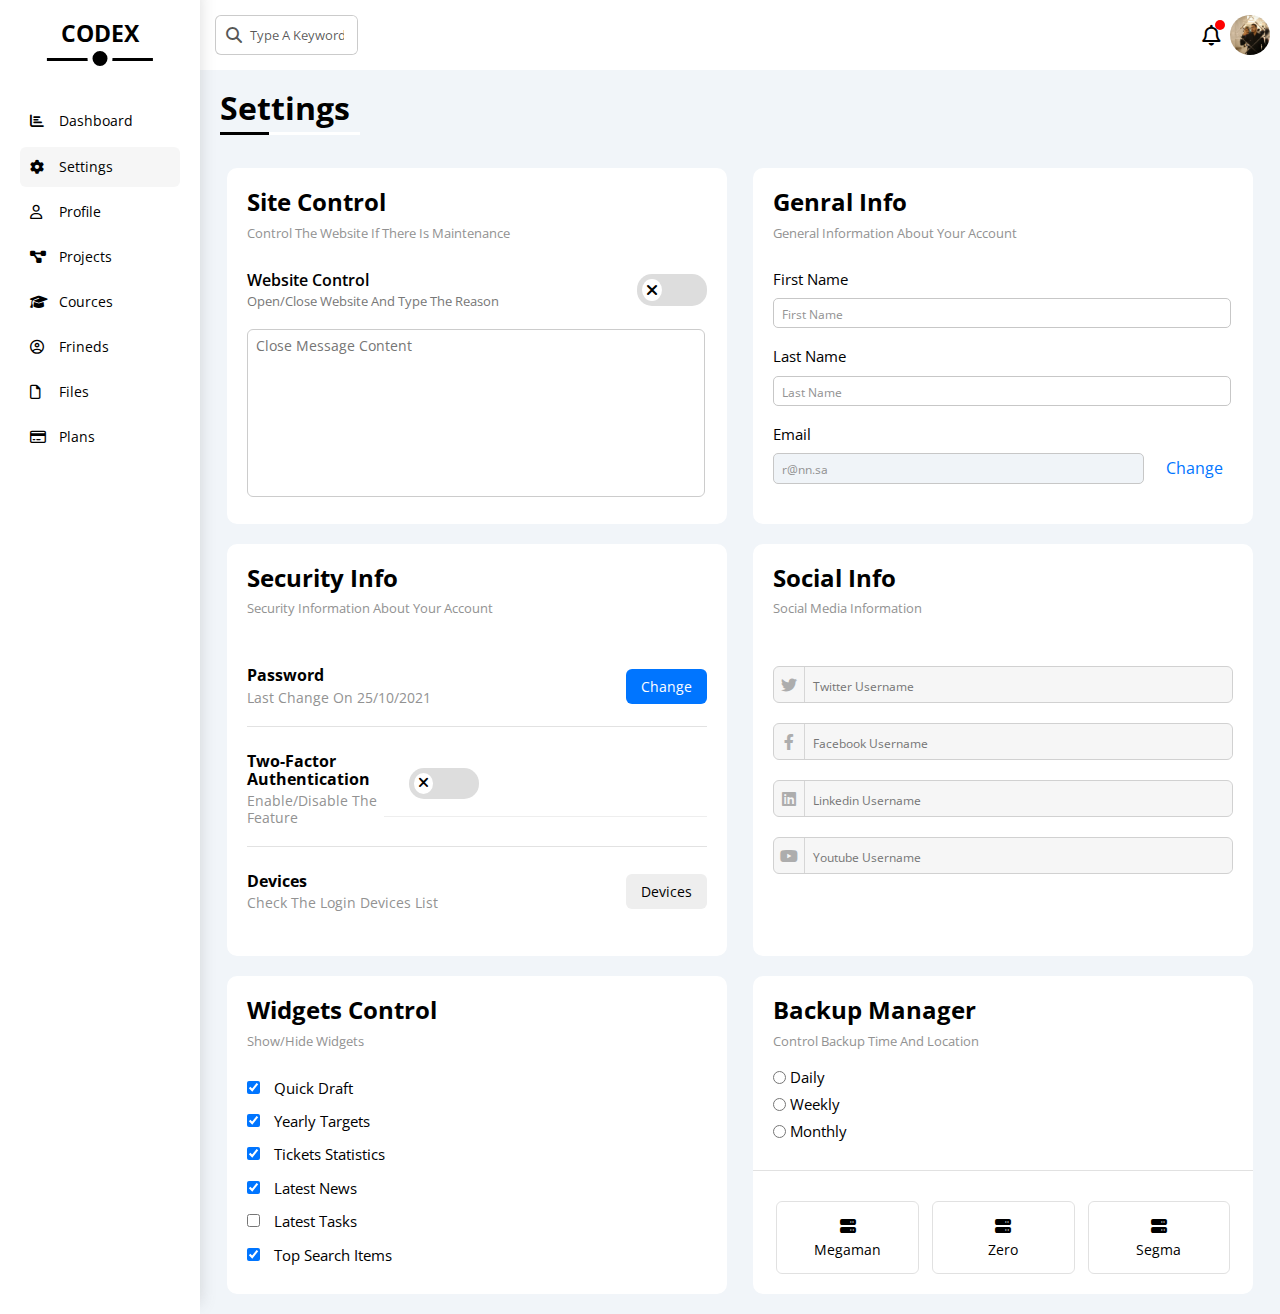
<file: html/settings.html>
<!DOCTYPE html>
<html lang="en">
    <head>
        <title>Settings</title>
        <meta charset="UTF-8">
        <meta name="viewport" content="width=device-width, initial-scale=1.0">
        <link rel="stylesheet" href="../css/master.css">
        <link rel="stylesheet" href="../css/all.min.css">
        <link rel="stylesheet" href="../css/normalize.css">
        <link rel="stylesheet" href="https://cdnjs.cloudflare.com/ajax/libs/font-awesome/6.5.1/css/all.min.css" integrity="sha512-DTOQO9RWCH3ppGqcWaEA1BIZOC6xxalwEsw9c2QQeAIftl+Vegovlnee1c9QX4TctnWMn13TZye+giMm8e2LwA==" crossorigin="anonymous" referrerpolicy="no-referrer" />
        <link rel="preconnect" href="https://fonts.gstatic.com" crossorigin>
        <link href="https://fonts.googleapis.com/css2?family=Open+Sans:ital,wght@0,300..800;1,300..800&display=swap" rel="stylesheet">
    </head>
    <body>
        <div class="main">
    
    
            <!-- Start Sidebar -->
            <div class="sidebar">
                <div class="head">CODEX</div>
                <ul>
                    <li><a  href="../dashboard.html"><i class="fa-solid fa-chart-bar"></i> <span>Dashboard</span> </a></li>
                    <li><a  class="active"  href="settings.html"><i class="fa-solid fa-gear"></i> <span>Settings</span> </a></li>
                    <li><a href="profile.html"><i class="fa-regular fa-user"></i> <span>Profile</span> </a></li>
                    <li><a href="projects.html"><i class="fa-solid fa-diagram-project"></i> <span>Projects</span> </a></li>
                    <li><a href="cources.html"><i class="fa-solid fa-graduation-cap"></i> <span>Cources</span> </a></li>
                    <li><a href="friends.html"><i class="fa-regular fa-circle-user"></i> <span>Frineds</span> </a></li>
                    <li><a href="files.html"><i class="fa-regular fa-file"></i> <span>Files</span> </a></li>
                    <li><a href="plans.html"><i class="fa-regular fa-credit-card"></i> <span>Plans</span> </a></li>
                </ul>
            </div>
            <!-- End Sidebar -->
    
    
            <div class="container">



            <!-- Start Header -->
            <div class="header">
                <form action="">
                    <i class="fa-solid fa-magnifying-glass"></i>
                    <input type="search" placeholder=" Type A Keyword ">
                </form>
                <div class="prof">
                    <i class="fa-regular fa-bell"></i>
                    <img src="../imgs/avatar.jpg" alt="">
                </div>
            </div>    
            <!-- End Header -->



            <div class="mini-cont Set">


                <!-- Start Title -->
                <h1><span>Settings</span></h1>
                <!-- End Title -->


                <!-- Start Control -->
                <div class="box control ">
                    <div class="top">
                        <h2>Site Control</h2>
                        <p>Control The Website If There Is Maintenance</p>
                    </div>
                    <div class="mid">
                        <div class="txt">
                            <div class="one">Website Control</div>
                            <div class="two">Open/Close Website And Type The Reason</div>    
                        </div>
                        <div class="check customecheck ">
                            <input type="checkbox">
                        </div>
                    </div>
                    <div class="bottom">
                        <textarea name="" placeholder="Close Message Content" id="" cols="30" rows="10"></textarea>
                    </div>
                </div>
                <!-- End Control -->


                <!-- Start Genralinfo -->
                <div class="box info ">
                    <div class="top">
                        <h2>Genral Info</h2>
                        <p>General Information About Your Account</p>    
                    </div>
                    <div class="bottom">
                        <form action="">
                            <div class="cell">
                                <h4>First Name</h4>
                                <input type="text" name="" id="" placeholder="First Name">
                            </div>
                            <div class="cell">
                                <h4>Last Name</h4>
                                <input type="text" name="" id="" placeholder="Last Name">
                            </div>
                            <div class="cell">
                                <div class="spec">
                                    <h4>Email</h4>
                                    <input type="text" value=""  disabled id="" placeholder="r@nn.sa">    
                                </div>
                                <span>Change</span>
                            </div>
                        </form>
                    </div>
                </div>
                <!-- End Genralinfo -->


                <!-- Start security -->
                <div class="box security ">
                    <div class="top">
                        <h2>Security Info</h2>
                        <p>Security Information About Your Account</p>
                    </div>
                    <div class="bottom">
                        <div class="cell">
                            <div class="txt">
                                <h4>Password</h4>
                                <div>Last Change On 25/10/2021</div>
                            </div>
                            <div class="state">
                                <span>Change</span>
                            </div>
                        </div>
                        <div class="cell">
                            <div class="txt">
                                <h4>Two-Factor Authentication</h4>
                                <div>Enable/Disable The Feature</div>
                            </div>
                            <div class="input customecheck">
                                <input type="checkbox" >
                            </div>                        
                        </div>
                        <div class="cell">
                            <div class="txt">
                                <h4>Devices</h4>
                                <div>Check The Login Devices List</div>
                            </div>
                            <div class="state">
                                <span>Devices</span>
                            </div>
                        </div>
                    </div>
                </div>
                <!-- End security -->


                <!-- Start Social  -->
                <div class="box Socialinf ">
                    <div class="top">
                        <h2>Social Info</h2>
                        <p>Social Media Information</p>
                    </div>
                    <div class="bottom">
                        <form action="">
                            <div class="cell">
                                <div class="i">
                                    <i class="fa-brands fa-twitter"></i>
                                </div>
                                <input type="text" name="" id=" " placeholder=" Twitter Username" >
                            </div>
                            <div class="cell">
                                <div class="i">
                                    <i class="fa-brands fa-facebook-f"></i>
                                </div>
                                <input type="text" name="" id=" " placeholder=" Facebook Username" >
                            </div>
                            <div class="cell">
                                <div class="i">
                                    <i class="fa-brands fa-linkedin"></i>
                                </div>
                                <input type="text" name="" id=" " placeholder=" Linkedin Username" >
                            </div>
                            <div class="cell">
                                <div class="i">
                                    <i class="fa-brands fa-youtube"></i>
                                </div>
                                <input type="text" name="" id=" " placeholder=" Youtube Username" >
                            </div>
                        </form>
                    </div>
                </div>
                <!-- End Social  -->


                <!-- Start Widgts  -->
                <div class="box wid ">
                    <div class="top">
                        <h2>Widgets Control</h2>
                        <p>Show/Hide Widgets</p>
                    </div>
                    <div class="bottom">
                        <ul>
                            <li>
                                <input type="checkbox" name="" id="check1" checked>
                                <label for="check1">Quick Draft</label>
                            </li>
                            <li>
                                <input type="checkbox" name="" id="check2" checked>
                                <label for="check2">Yearly Targets</label>
                            </li>
                            <li>
                                <input type="checkbox" name="" id="check3" checked>
                                <label for="check3">Tickets Statistics</label>
                            </li>
                            <li>
                                <input type="checkbox" name="" id="check4"checked>
                                <label for="check4">Latest News</label>
                            </li>
                            <li>
                                <input type="checkbox" name="" id="check5" >
                                <label for="check5">Latest Tasks</label>
                            </li>
                            <li>
                                <input type="checkbox" name="" id="check6" checked>
                                <label for="check6">Top Search Items</label>
                            </li>
                        </ul>
                    </div>
                </div>
                <!-- End Widgts  -->


                <!-- Start backup manager -->
                <div class="box backmang ">
                    <div class="top">
                        <h2>Backup Manager</h2>
                        <p>Control Backup Time And Location</p>
                    </div>
                    <div class="mid">
                        <ul>
                            <li>
                                <input id="rad1" type="radio" name="time">
                                <label for="rad1">Daily</label>
                            </li>
                            <li>
                                <input id="rad2" type="radio" name="time">
                                <label for="rad2">Weekly</label>
                            </li>
                            <li>
                                <input id="rad3" type="radio" name="time">
                                <label for="rad3">Monthly</label>
                            </li>
                        </ul>
                    </div>
                    <div class="bottom">
                        <UL>
                            <li>
                                <input type="radio" name="back" id="">
                            </li>
                            <li>
                                <input type="radio" name="back" id="">
                            </li>
                            <li>
                                <input type="radio" name="back" id="">
                            </li>
                        </UL>
                    </div>
                </div>
                <!-- End backup manager -->


            </div>



            </div>
    
    
    </body>
</html>
</file>
<file: css/master.css>
/* Main Values */

body {
    scroll-behavior: smooth;
    padding: 0;
    margin: 0;
    box-sizing: border-box;
    font-family: "Open Sans", sans-serif !important ;
}
::-webkit-scrollbar {
    width: 15px;
}
::-webkit-scrollbar-thumb {
    background-color: #0075FF;
}
:root {
    --main-bgc: white ;
    --txt-bgc: #EEEEEE ;
    --main-trans: 0.5s ease ;
}
.container {
    position: relative;
    flex: 1;
    max-width: calc(100% - 75px);
    background-color: #F1F5F9;
    min-height: 100vh;
}
.mini-cont {
    position: relative;
    display: flex;
    justify-content: space-evenly;
    align-content: flex-start;
    flex-wrap: wrap;
    margin: 20px;
    height: calc(100% - 110px);
    gap: 20px;
}
.mini-cont h1 {
    margin-top: 0;
    position: relative;
    align-self: flex-start;
    flex-basis: 100%;
}
.mini-cont h1 span {
    margin-top: 0;
    position: relative;
}
.mini-cont h1::before {
    content: "";
    position: absolute;
    height: 3px;
    width: 140px;
    bottom: -8px;
    background: linear-gradient(90deg, rgba(0,0,0,1) 0%, rgba(0,0,0,1) 35%, rgba(255,255,255,1) 35%, rgba(255,255,255,1) 100%);}
ul {
    padding: 0;
    margin: 0;
}
ul li {
    list-style: none;
}
a {
    text-decoration: none;
    color: black;
}
.mini-cont .box {
    position: relative;
    border-radius: 10px;
    overflow: hidden;
    background-color: white;
}
.mini-cont .box .top {
    padding: 20px;
}
.mini-cont .box .top h2 {
    margin: 0;
}
.mini-cont>.box>.top>p {
    margin: 0;
    margin-top: 10px;
    font-size: 14px;
    color: #adadad;
}
@media (max-width:500px) {
    .box {
        flex-basis: 100%;
        text-align: center;
    }
    .box .top {
        justify-content: center !important;
        padding-bottom: 30px !important;
    }
}
@media (min-width:500px) and (max-width:1170px) {
    .box {
        flex-basis: 100%;
    }
}
@media (min-width:1170px) and (max-width:1650px) {
    .box {
        flex-basis: calc(50% - 20px);
    }
}
@media (min-width:1650px) {
    .box {
        flex-basis: 32%;
    }
}

.customecheck label {
    cursor: pointer;
}
.customecheck input[type=checkbox]{
    appearance: none;
    position: relative;
    margin: 0 10px;
    margin-right: 0;
    width: 70px;
    padding:3px ;
    background-color: #ddd;
    border-radius: 15px;
    cursor: pointer;
    transition: 0.4s ease;
}
.customecheck input[type=checkbox]::before {
    content: "\f00d";
    font-family: fontawesome;
    display: inline-block;
    background-color: #ffffff;
    padding:2px 5px;
    margin: 2px;
    text-align: center;
    border-radius: 50%;
    transition: 0.5s ease;
}
.customecheck input[type=checkbox]::after {
    content: "\f00c";
    font-family: fontawesome;
    opacity: 0;
    display: inline-block;
    transform: translateX(-28px);
    background-color: #ffffff;
    padding:2px 5px;
    margin: 2px;
    text-align: center;
    border-radius: 50%;
    transition: 0.5s ease;
}
.customecheck input[type=checkbox]:checked {
    background-color: #0075FF;
}
.customecheck input[type=checkbox]:checked:before {
    transform: translateX(40px);
    opacity: 0;
}
.customecheck input[type=checkbox]:checked::after {
    opacity: 1;
    transform: translateX(11px);
}

/* ----------------------------------- */



/* main */

.main {
    position: relative;
    background-color: #F1F5F9;
    display: flex;
}
/* ------------------------------------ */



/* Start Sidebar */

.sidebar {
    position: relative;
    width: 200px;
    min-width: 170px;
    box-sizing: border-box;
    box-shadow: 0px -10px 15px rgba(107, 107, 107, 0.24) ;
    background-color: rgb(255, 255, 255);
    transition: var(--main-trans);
    z-index: 1;
}
.sidebar .head {
    position: relative;
    margin: 0 auto;
    margin-bottom: 20px;
    padding: 20px;
    font-weight: bold;
    font-size: 23px;
    width: fit-content;
}
.sidebar .head::before {
    content: "";
    position: absolute;
    bottom: 5px;
    left: 50%;
    transform: translateX(-50%);
    height: 3px;
    width: 90%;
    background-color: black;
}
.sidebar .head::after {
    content: "";
    position: absolute;
    left: 50%;
    transform: translateX(-50%);
    bottom: -5px;
    height: 15px;
    width: 15px;
    background-color: black;
    border: 5px solid white;
    border-radius: 50%;
}
.sidebar ul {
    position: relative;
    left: 50%;
    transform: translateX(-50%);
    padding: 10px;
}
.sidebar ul li {
    transition: var(--main-trans);
    border-radius: 6px;
    font-size: 14px;
}
.sidebar ul li a {
    position: relative;
    padding: 12px 10px;
    display: block;
    margin: 5px 10px;
    border-radius: 6px;
    text-align: left;
    transition: var(--main-trans);
}
.sidebar ul li a i {
    position: relative;
    padding-right: 5px;
    width: 20px;
}
.sidebar ul li a:hover ,
.sidebar ul li a.active {
    background-color: #F6F6F6 ;
}
@media (max-width:768px) {
    .sidebar {
        width: fit-content;
        text-align: center;
        min-width: fit-content;
    }
    .sidebar .head {
        font-size: 15px;
        margin-bottom: 0;
        padding: 10px;
        padding-top: 20px;
    }
    .sidebar .head::before ,
    .sidebar .head::after {
        display: none;
    }
    .sidebar span {
        display: none;
    }
    .sidebar ul li {
        position: relative;
        width: fit-content;
        left: 50%;
        transform: translateX(-50%);
        margin-bottom: 5px;
    }
    .sidebar ul li a {
        width: fit-content;
        margin: 0;
    }
    .sidebar ul li a i {
        width: fit-content;
        padding-right: 0;
        margin: 0;
        font-size: 15px;
        padding: 5px;
    }
}

/* ------------------------------------ */



/* Start Header */


.header {
    position: relative;
    display: flex;
    height: 70px;
    justify-content: space-between;
    flex: 1;
    background-color: white;
    width: 100%;
}
.header form {
    display: flex;
    margin: 15px;
    border: 1px solid #77777762 ;
    border-radius: 6px;
    overflow: hidden;
    background-color: white;
}
.header form i {
    align-self: center;
    padding-left: 10px;
    padding-right: 5px;
    color: rgba(0, 0, 0, 0.658);
}
.header form input {
    border: none;
    outline: none;
    padding: 0px;
    width: 110px;
    font-size: small;
    transition: var(--main-trans);
}
.header form input[type=search]::placeholder {
    color: rgba(0, 0, 0, 0.658);
}
.header form input[type=search]:focus {
    width: 150px ;
}
.header form input[type=search]:focus::placeholder  {
    color: white;
}
.header img {
    max-width: 40px;
    max-height: 40px;
    margin: 10px;
    border-radius: 50%;
}
.header .prof {
    display: flex;
    align-items: center;
    margin: 0;
}
.header .prof i {
    position: relative;
    font-size: 21px;
}
.header .prof i::after {
    content: "";
    position: absolute;
    background-color: red;
    top: -5px;
    right: -5px;
    width: 10px;
    height: 10px;
    border-radius: 50%;
}


/* ------------------------------------ */


/* Start Welcome */


.mini-cont .welcome {
    background-color: white;
}
.mini-cont .welcome .top {
    background-color: #EEEEEE;
    display: flex;
    justify-content: space-between;
    padding: 10px 20px;
}
.mini-cont .welcome .top p {
    margin-bottom: 10px;
}
.mini-cont .welcome .top img {
    width: 200px;
}
.mini-cont .welcome .bottom .img {
    position: relative;
    width: 100%;
}
.mini-cont .welcome .bottom img {
    position: relative;
    max-width: 64px;
    top: -32px;
    left: 20px;
    border: 5px solid transparent;
    border-radius: 50%;
    box-shadow: 0 0 5px rgb(194, 194, 194);
}
.mini-cont .welcome .bottom .txt {
    position: relative;
    padding: 20px 10px;
    display: flex;
    text-align: center;
    justify-content: space-evenly;
    border-top: 1px solid rgba(0, 0, 0, 0.123);
    border-bottom: 1px solid rgba(0, 0, 0, 0.123);
}
.mini-cont .welcome .bottom .txt h4 {
    margin-bottom: 0;
}
.mini-cont .welcome .bottom .txt p {
    margin-top: 10px;
    color: rgba(0, 0, 0, 0.61);
}
.mini-cont .welcome .footer {
    position: relative;
    padding: 20px;
    display: flex;
    justify-content: end;
}
.mini-cont .welcome .footer a {
    position: relative;
    color: white;
    background-color: #0075FF;
    padding: 5px 12px;
    border-radius: 6px;
    font-size: 15px;
}
@media (max-width:500px) {
    .welcome .top img {
        display: none;
    }
    .welcome .bottom img {
        left: 0px !important;
    }
    .welcome .bottom .txt {
        flex-direction: column;
    }
}


/* ------------------------------------ */


/* Start Draft */

.mini-cont .draft {
    background-color: white;
}
.mini-cont .draft form {
    display: flex;
    flex-direction: column;
    padding-top: 0;
}
.mini-cont .draft form input {
    border-radius: 6px;
    border: none;
    outline: none;
    background-color: #EEEEEE;
    padding: 10px 5px;
    font-size: small;
    margin: 0 20px;
    margin-bottom: 20px;
}
.mini-cont .draft form textarea {
    border-radius: 6px;
    border: none;
    outline: none;
    background-color: #EEEEEE;
    padding: 10px 5px;
    font-size: small;
    margin: 0 20px;
}
.mini-cont .draft .footer {
    position: relative;
    padding: 20px;
    padding-top: 0 ;
    display: flex;
    justify-content: end;
}
.mini-cont .draft .footer a {
    position: relative;
    color: white;
    background-color: #0075FF;
    padding: 5px 12px;
    border-radius: 6px;
    font-size: 15px;
    margin-top: 20px;
}


/* ------------------------------------ */


/* Start Year */


.mini-cont .year {
    background-color: white;
}
.mini-cont .year .bottom {
    padding: 20px;
}
.year .bottom .target {
    display: flex;
    align-items: center;
    gap: 20px ;
    margin: 20px 0;
    margin-top: 0;
}
.year .bottom .target .i {
    position: relative;
    width: 80px;
    height: 80px;
    background-color: #0077ff34;
}
.year .bottom .target i {
    position: relative;
    color: #0075FF;
    top: 50%;
    left: 50%;
    transform: translate(-50% , -50%);
}
.year .bottom .target .prog {
    flex: 1;
    text-align: left;
}
.year .bottom .target .prog h4 {
    padding: 0;
    margin: 0;
    font-size: 15px ;
    color: rgba(0, 0, 0, 0.438);
}
.year .bottom .target .prog p {
    margin: 10px 0;
    font-weight: bold;
}
.year .bottom .target .prog .bar {
    position: relative;
    height: 5px;
    background-color: #699cd6a1;;
}
.year .bottom .target .prog .bar span {
    position: relative;
    display: block;
    background-color: #0075FF;
    height: 100%;
}
.year .bottom .target .prog .bar span::before {
    position: absolute;
    content: "80%" ;
    color: white;
    background-color: #0075FF;
    padding: 5px;
    font-size: small;
    top: -35px;
    right: -15px;
    border-radius: 6px;
}
.year .bottom .target .prog .bar span::after {
    position: absolute;
    content: "" ;
    background-color: #ffffff00;
    top: -10px;
    right: -3px;
    width: 0;
    border: 5px solid #0075FF;
    border-bottom-color:transparent ;
    border-left-color:transparent ;
    border-right-color:transparent ;
}
.mini-cont .year .bottom .two .i {
    background-color: #FDECCE;
}
.mini-cont .year .bottom .two i {
    color: #F69E0B;
}
.year .bottom .two .prog .bar {
    background-color: #FDECCE;
}
.year .bottom .two .prog .bar span {
    background-color: #F69E0B;
}
.year .bottom .two .prog .bar span::before {
    content: "55%";
    background-color: #F69E0B;
}
.year .bottom .two .prog .bar span::after {
    border: 5px solid #F69E0B;
    border-bottom-color:transparent ;
    border-left-color:transparent ;
    border-right-color:transparent ;
}
.mini-cont .year .bottom .three .i {
    background-color: #D3F3DF;
}
.mini-cont .year .bottom .three i {
    color: #22C55E;
}
.year .bottom .three .prog .bar {
    background-color: #D3F3DF;
}
.year .bottom .three .prog .bar span {
    background-color: #22C55E;
}
.year .bottom .three .prog .bar span::before {
    content: "75%";
    background-color: #22C55E;
}
.year .bottom .three .prog .bar span::after {
    border: 5px solid #22C55E;
    border-bottom-color:transparent ;
    border-left-color:transparent ;
    border-right-color:transparent ;
}
@media (max-width:500px) {
    .year .bottom .target .i {
        position: relative;
        max-width: 60px;
        max-height: 60px;
        background-color: #0077ff34;
    }    
    .year .bottom .target i {
        position: absolute;
        top: 50%;
        left: 50%;
        transform: translate(-50% , -50%);
    }    
}


/* ------------------------------------ */


/* Start Tickets */

.mini-cont .ticket {
    background-color: white;
    position: relative;
}
.mini-cont .ticket .bottom {
    display: flex;
    flex-wrap: wrap;
    justify-content: space-evenly;
    align-items: center;
    gap: 20px;
    margin: 20px;
}
.mini-cont .ticket .bottom .boxs {
    border: 1px solid rgba(0, 0, 0, 0.377);
    border-radius: 6px;
    flex-basis: 47%;
    text-align: center;
    padding: 15px 0;
}
.mini-cont .ticket .bottom .boxs i {
    padding: 10px;
    font-size: 27px;
}
.mini-cont .ticket .bottom .boxs .num {
    font-size: 30px;
    font-weight: bold;
}
.mini-cont .ticket .bottom .boxs p {
    padding: 10px;
    margin: 0;
    color: rgba(128, 128, 128, 0.795);
}
.mini-cont .ticket .bottom .one i {
    color: #F59E0B;
}
.mini-cont .ticket .bottom .two i {
    color: #0075FF;
}
.mini-cont .ticket .bottom .three i {
    color: #22C55E;
}
.mini-cont .ticket .bottom .four i {
    color: #F44336;
}
@media (max-width:600px) {
    .mini-cont .ticket .bottom .boxs {
        flex-basis: 100%;
    }
}


/* ------------------------------------ */


/* Start News */


.mini-cont .news {
    background-color: white;
    position: relative;
}
.mini-cont .news .bottom {
    margin: 20px;
    margin-top: 0;
}
.mini-cont .news .bottom .boxs {
    display: flex;
    align-items: center;
    border-bottom: 1px solid rgba(155, 155, 155, 0.288);
    padding-bottom: 10px;
}
.mini-cont .news .bottom .last {
    border: none;
}
.mini-cont .news .bottom .boxs img {
    max-width: 100px;
    max-height: 56px;
    border-radius: 8px;
    margin-right: 20px;
}
.mini-cont .news .bottom .boxs .txt {
    flex: 1;
}
.mini-cont .news .bottom .boxs .txt h3{
    margin-bottom: 0;
}
.mini-cont .news .bottom .boxs .txt p{
    margin-top: 10px;
    color: #777;
    font-size: 14px;
}
.mini-cont .news .bottom .boxs .end {
    background-color: #EEEEEE;
    padding: 10px 5px;
    border-radius: 6px;
    font-size: 14px;
    cursor: pointer;
}
@media (max-width:600px) {
    .mini-cont .news .bottom .boxs {
        flex-direction: column;
        text-align: center;
        margin: 20px 0;
        padding-bottom: 20px ;
    }    
    .mini-cont .news .bottom .boxs img {
        margin-right: 0px;
    }    
}


/* ------------------------------------ */


/* Start Tasks */

.mini-cont .tasks {
    background-color: white;
}
.mini-cont .tasks .bottom {
    margin: 0 20px;
}
.mini-cont .tasks .bottom .boxs {
    display: flex;
    align-items: center;
    justify-content: space-between;
    border-bottom: 1px solid rgba(155, 155, 155, 0.288);
    margin: 0px 0;
}
.mini-cont .tasks .bottom .boxs .txt h4 {
    margin-top: 16px;
    margin-bottom: 0;
}
.mini-cont .tasks .bottom .boxs .txt p {
    margin-top: 5px;
    margin-bottom: 16px;
    color: #777777e7;
}
.mini-cont .tasks .bottom .boxs i {
    cursor: pointer;
    transition: var(--main-trans);
}
.mini-cont .tasks .bottom .boxs i:hover {
    color:#d43125;
}
.mini-cont .tasks .bottom .del .txt h4 {
    margin-bottom: 0;
    color: #77777754;
}
.mini-cont .tasks .bottom .del .txt p {
    margin-top: 5px;
    color: #77777754;
}
.mini-cont .tasks .bottom .del i {
    cursor: pointer;
    color: #77777788;
}
.mini-cont .tasks .bottom .del i:hover {
    color: #77777788;
}
.mini-cont .tasks .bottom .last {
    display: flex;
    align-items: center;
    justify-content: space-between;
    border-bottom: none;
    margin: 0px 0;
}


/* ------------------------------------ */


/* Start Items  */

.items {
    background-color: white;
}
.items .bottom {
    margin: 20px;
    margin-top: 0;
}
.items .bottom .boxs {
    display: flex;
    flex-wrap: wrap;
    justify-content: space-between;
    padding-bottom: 30px;
}
.items .bottom .one {
    margin-top: 20px;
}
.items .bottom .boxs .left {
    color: rgb(133, 133, 133);
}
.items .bottom .boxs .right {
    font-size: 13px;
    padding: 5px 10px;
    background-color: #EEEEEE;
    border-radius: 6px;
}
.items .bottom .one .right {
    color: rgb(133, 133, 133);
    background-color: transparent;
    font-size: 16px;
    padding-right: 0;
}


/* ------------------------------------ */


/* Start Uploads  */

.upload {
    background-color: white;
}
.upload .bottom .boxs {
    display: flex;
    justify-content: space-between;
    align-items: center;
    margin: 20px;
    margin-top: 0;
    margin-bottom: 5px;
    border-bottom: 1px solid #e2e2e2;
}
.upload .bottom .last {
    border: none;
}
.upload .bottom .boxs img {
    max-width: 40px;
    margin-right: 15px;
}
.upload .bottom .boxs .txt {
    flex: 1;
}
.upload .bottom .boxs .txt h4 {
    margin-top: 5px;
    margin-bottom: 0;
}
.upload .bottom .boxs .txt p {
    margin-top: 5px;
    color: #999999;
}
.upload .bottom .boxs .end {
    font-size: 14px;
    background-color: #EEEEEE;
    padding: 5px 10px;
    border-radius: 6px;
}

/* ------------------------------------ */


/* Start Progress  */

.prog {
    background-color: white;
}
.prog .bottom {
    margin: 20px;
    margin-top: 10px;
}
.prog  .bottom .boxs {
    position: relative;
    margin-bottom: 20px;
    font-size: large;
    display: flex;
    align-items: center;
}
.prog .bottom .boxs .i {
    position: relative;
    color: #0075FF;
    background-color: white;
    margin-right: 10px;
    border-radius: 50%;
    padding: 2.5px;
    border: 2px solid;
}
.prog .bottom .boxs .i::before {
    content: "";
    position: absolute;
    height: 44px;
    width: 2px;
    background-color: #0075FF;
    top: 100%;
    left: 50%;
    transform: translateX(-50%);
    z-index: 0;
}
.prog .bottom .last .i::before {
    content: "";
    position: absolute;
    height: 0;
    background-color: #0075FF;
    z-index: 0;
}
.prog .bottom .boxs i {
    color: #0075FF;
    position: relative;
    font-size: 25px;
    top: 1px;
    left: 50%;
    transform: translatex(-50%);
}
.prog .bottom .bef i {
    animation: color 3s infinite ;
}
.prog .bottom .last i {
    color: white;
}
.prog .bottom .img {
    display: flex;
    justify-content: flex-end;
    width: 100%;
}
.prog .bottom .img img {
    max-width: 160px;
    opacity: 0.14;
}
@keyframes color {
    0% {
        color: #0075FF;
    }
    50% {
        color: white;
    }
    100% {
        color: #0075FF;
    }
}


/* ------------------------------------ */


/* Start Reminders  */


.remind {
    background-color: white;
}
.remind .bottom .boxs {
    display: flex;
    align-items: center;
    margin-bottom: 0px;
}
.remind .bottom {
    margin-left: 10px;
    margin-bottom: 20px;
}
.remind .bottom .boxs .i {
    padding: 15px 15px;
    margin-right: 20px;
    border-right: 2px solid;
    color: #0075FF;
    font-size: 18px;
}
.remind .bottom .boxs:nth-child(2) .i {
    color: #22C55E;
} 
.remind .bottom .boxs:nth-child(3) .i {
    color: #F59E0B;
} 
.remind .bottom .boxs:nth-child(4) .i {
    color: #F44336;
} 
.remind .bottom .boxs .txt {
    flex: 1;
}
.remind .bottom .boxs .txt h4 {
    margin-bottom: 0;
    font-size: 15px;
}
.remind .bottom .boxs .txt p {
    margin-top: 5px;
    margin-bottom: 20px;
    font-size: 15px;
    color: #b4b4b4;
}


/* ------------------------------------ */


/* Start Post  */


.post {
    background-color: white;
}
.post .bottom {
    margin: 20px;
    margin-top: 0;
}
.post .bottom .start {
    display: flex;
    align-items: center;
}
.post .bottom .start img {
    max-width: 64px;
    max-height: 64px;
    border-radius: 50%;
    margin-right: 15px;
}
.post .bottom .start .txt h4 {
    margin-bottom: 0;
}
.post .bottom .start .txt p {
    margin-top: 5px;
    font-size: 14px;
    color: #777;
}
.post .bottom .mid {
    margin: 30px 0 ;
    padding: 15px 0;
    line-height: 1.8;
    border-top: 1px solid #dadada;
    border-bottom: 1px solid #dadada;
}
.post .end {
    display: flex;
    justify-content: space-between;
    align-items: center;
}
.post .end .sec {
    display: flex;
    align-items: center;
    color: #9e9e9e;
}
.post .end .sec i {
    margin-right: 5px;
}
.post .end .sec i:hover {
    color: orangered;
}
.post .end .two i:hover {
    color: #0075FF;
}


/* ------------------------------------ */


/* Start Social  */

.social {
    background-color: white;
}
.social .bottom {
    margin: 20px;
    margin-top: 0;
}
.social .bottom .boxs {
    position: relative;
    display: flex;
    align-items: center;
    justify-content: space-between;
    background-color: #CCE4F0;
    margin-bottom: 15px;
}
.social .boxs .i {
    background-color: #0075FF;
    color: white;
    width: 60px;
    height: 60px;
    transform: rotate(0deg);
    transition: 0.3s ease;
}
.social .boxs .i:hover {
    transform: rotate(7deg);
}
.social .boxs .i i {
    position: absolute;
    top: 50%;
    left: 50%;
    transform: translate(-50% , -50%);
    font-size: 28px;
}
.social .bottom .boxs p {
    flex:1;
    margin-left: 15px;
    color: #1877F2;
    font-weight: 600;
}
.social .bottom .boxs .state {
    margin-right: 15px;
    padding: 5px 10px;
    background-color: #1877F2;
    border-radius: 6px;
    color: white;
    font-size: 14px;
    cursor: pointer;
}
.social .bottom .boxs:nth-child(1) {
    background-color: #00b7ff33;
}
.social .bottom .boxs:nth-child(1) .i {
    background-color: #00b7ffe0;
}
.social .bottom .boxs:nth-child(1) p {
    color: #11a9e6de;
}
.social .bottom .boxs:nth-child(1) .state {
    background-color: #00b7ffe0;
}
.social .bottom .boxs:nth-child(3) {
    background-color: #d626265e;
}
.social .bottom .boxs:nth-child(3) .i {
    background-color: #FF0000;
}
.social .bottom .boxs:nth-child(3) p {
    color: #FF0000;
}
.social .bottom .boxs:nth-child(3) .state {
    background-color: #FF0000;
}
.social .bottom .boxs:nth-child(4) {
    background-color: #0d65943f;
}
.social .bottom .boxs:nth-child(4) .i {
    background-color: #0077B5;
}
.social .bottom .boxs:nth-child(4) p {
    color: #0077B5;
}
.social .bottom .boxs:nth-child(4) .state {
    background-color: #0077B5;
}
@media (max-width:450px) {
    .social .bottom .boxs p {
        display: none;
    }
    .social .boxs .i {
        color: #0075FF;
        background-color: rgba(255, 255, 255, 0);
        width: 30px;
        margin-left: 10px;
    }
    .social .bottom .boxs:nth-child(1) .i {
        color: #00b7ffe0;
        background-color: rgba(255, 255, 255, 0);
    }    
    .social .bottom .boxs:nth-child(3) .i {
        color: #FF0000;
        background-color: rgba(255, 255, 255, 0);
    }
    .social .bottom .boxs:nth-child(4) .i {
        color: #0077B5;
        background-color: rgba(255, 255, 255, 0);
    }
}


/* ------------------------------------ */


/* Start Table  */


.table {
    background-color: white;
    box-sizing: border-box;
    width: 100%;
    flex-basis: calc(100% - 20px);
}
.table .bottom {
    max-width: 99%;
    overflow-x: auto;
    margin: 20px;
    margin-top: 0;
}
.table .bottom table {
    box-sizing: border-box;
    border-spacing: 0;
    padding: 20px;
    padding-top: 0;
    width: 100%;
    min-width: 1000px;
}
.table .bottom table thead  {
    background-color: #EEEEEE;
    text-align: left;
}
.table table thead tr th {
    padding: 15px 10px ;
    font-size: 15px;
}
.table table tbody tr{
    transition: 0.3s ease;
}
.table table tbody tr:hover {
    background-color: #f1f1f17c;
}
.table table tbody tr td {
    padding: 20px 15px ;
    position: relative;
    font-size: 14px;
    border: 1px solid #EEEEEE;
    margin: 0;
}
.table table tbody tr td:nth-child(5) {
    min-width: 90px;
}
.table table tbody tr td img {
    max-width: 30px;
    border-radius: 50%;
    position: absolute;
    top: 50%;
    left: 10px;
    transform: translatey(-50%);
    border: 2px solid rgb(255, 255, 255);
}
.table table tbody tr td img:nth-child(1) {
    z-index: 0;
}
.table table tbody tr td img:nth-child(2) {
    z-index: 1;
    left: 25px;
}
.table table tbody tr td img:nth-child(3) {
    z-index: 2;
    left: 40px;
}
.table table tbody tr td img:nth-child(4) {
    z-index: 3;
    left: 55px;
}
.table .bottom table tbody tr td:nth-child(6) {
    text-align: center;
    min-width: 120px;
}
.table .bottom table tbody tr td:nth-child(6) span {
    color: white;
    padding: 5px 10px;
    font-size: 13px;
    margin: 15px;
    border-radius: 6px;
    cursor: pointer;
}
.table .bottom table tbody tr:nth-child(1) td:nth-child(6) span {
    background-color: #F59E0B;
}
.table .bottom table tbody tr:nth-child(2) td:nth-child(6) span {
    background-color: #0075FF;
}
.table .bottom table tbody tr:nth-child(3) td:nth-child(6) span {
    background-color: #22C55E;
}
.table .bottom table tbody tr:nth-child(4) td:nth-child(6) span {
    background-color: #22C55E;
}
.table .bottom table tbody tr:nth-child(5) td:nth-child(6) span {
    background-color: #F44336;
}
.table .bottom table tbody tr:nth-child(6) td:nth-child(6) span {
    background-color: #22C55E;
}
@media (min-width:767px) and (max-width:1170px){
    /* .table {
        background-color: white;
        box-sizing: border-box;
        width: 0%;
        flex-basis: calc(100% - 20px);
    }
    .table .bottom table  {
        width: 100px !important;
    } */
}
@media (min-width:1170px) and (max-width:1650px) {
    .table {
        flex-basis: calc(100% - 20px);
    }
}





/* Start Settings Page  */




.container .Set {
    align-content: flex-start;
}




/* Start control */

.container .Set .control {
    background-color: white;
}
.mini-cont>.control .top p {
    font-size: 13px;
    color: #929292;
    margin-bottom: 10px;
}
.control .mid {
    display: flex;
    justify-content: space-between;
    align-items: center;
    margin: 20px;
    margin-top: 0;
}
.control .mid .txt .one {
    font-size: 16px;
    margin-bottom: 5px;
    font-weight: 600;
}
.control .mid .txt .two {
    font-size: 13px;
    color: #777;
}
.control .bottom {
    margin: 20px;
}
.control .bottom textarea {
    width: calc(100% - 20px);
    height: 150px;
    resize: none;
    border-radius: 6px;
    border-color:#cccccc ;
    outline: none;
    padding: 8px;
}
.control .bottom textarea::placeholder {
    font-size: 14px;
}
@media (max-width:500px) {
    .mini-cont>.control .bottom {
        text-align: left;
    }
    .mini-cont>.control .mid {
        text-align: left;
    }
}




/* Start info */


.container .mini-cont>.info {
    background-color: white;
}
.mini-cont>.info .top p {
    font-size: 13px;
    color: #929292;
    margin-bottom: 10px;
} 
.container .mini-cont>.info .bottom {
    margin: 20px;
    margin-top: 0px;
}
.mini-cont>.info .bottom form h4 {
    margin-top: 0;
    margin-bottom: 10px;
    font-weight: normal;
    font-size: 15px ;
}
.mini-cont>.info .bottom input {
    width: calc(100% - 20px);
    margin-bottom: 20px;
    border-radius: 5px;
    outline: 0;
    border: 1px solid #c7c7c7 ;
    padding: 5px 8px;
}
.mini-cont>.info .bottom input::placeholder {
    font-size: 12px ;
    color: #929292;
}
.mini-cont>.info .bottom form .cell:nth-child(3) {
    display: flex;
    align-items: center;
    justify-content: space-between;
}
.mini-cont>.info .bottom form .cell:nth-child(3) .spec {
    flex: 1;
    margin-right: 20px;
}
.mini-cont>.info .bottom form .cell:nth-child(3) input {
    background-color: #F0F4F8;
    cursor: not-allowed;
}
.mini-cont>.info .bottom form .cell:nth-child(3) span {
    color: #0075FF;
    cursor: pointer;
    position: relative;
    margin-right: 10px;
    top: 3px;
}
@media (max-width:500px) {
    .mini-cont>.info .bottom {
        text-align: left;
    }
    .mini-cont>.info .bottom form .cell:nth-child(3) .spec {
        flex: 1;
        margin-right: 5px;
    }    
    .mini-cont>.info .bottom form .cell:nth-child(3) span {
        color: #0075FF;
        cursor: pointer;
        position: relative;
        margin-right: 0px;
        top: 3px;
    }    
}


/* Start Security */

.mini-cont>.security {
    background-color: white;
}
.mini-cont>.security .top p {
    font-size: 13px;
    color: #929292;
    margin-bottom: 10px;
}
.mini-cont>.security .bottom {
    margin: 20px;
}
.mini-cont>.security .bottom .cell {
    display: flex;
    justify-content: space-between;
    align-items: center;
    margin-bottom: 25px;
    border-bottom: 1px solid #e2e2e2;
    padding-bottom: 20px;
}
.mini-cont>.security .bottom .cell:nth-child(3) {
    border: none;
}
.mini-cont>.security .bottom h4{
    margin-top: 0;
    margin-bottom: 5px;
}
.mini-cont>.security .bottom .cell .txt div{
    color: #929292;
    font-size: 14px;
}
.mini-cont>.security .bottom .state span {
    padding: 8px 15px;
    background-color: #0075FF;
    color: white;
    font-size: 14px;
    cursor: pointer;
    border-radius: 6px;
}
.mini-cont>.security .bottom .cell:nth-child(3) .state span {
    background-color: #EEEEEE;
    color: black;
} 
@media (max-width:500px) {
    .mini-cont>.security .bottom {
        text-align: left;
    }
}



/* Start Social */


.mini-cont>.Socialinf {
    background-color: white;
}
.mini-cont>.Socialinf .top p {
    font-size: 13px;
    color: #929292;
    margin-bottom: 10px;
}
.mini-cont>.Socialinf .bottom {
    margin: 20px;
    margin-bottom: 40px;
}
.mini-cont>.Socialinf .bottom form .cell {
    margin-bottom: 20px;
    display: flex;
    align-items: center;
    border-radius: 6px;
    overflow: hidden;
    border: 1px solid #d1d1d1;
    background-color: #F6F6F6;
}
.mini-cont>.Socialinf .bottom form .cell .i {
    position: relative;
    width: 30px;
    height: 35px;
    border-right: 1px solid #d6d6d6;
}
.mini-cont>.Socialinf .bottom form .cell i {
    position: absolute;
    left: 50%;
    top: 50%;
    transform: translate(-50% , -50%);
    color: #adadad;
    transition: 0.3s ease;
}
.mini-cont>.Socialinf .bottom form .cell input {
    flex: 1;
    border: none;
    outline: none;
    background-color: #F6F6F6;
    padding: 5px;
}
.mini-cont>.Socialinf .bottom form .cell input::placeholder {
    font-size: 12px;
}
.mini-cont>.Socialinf .bottom form .cell:hover i {
    color: black;
}
@media (max-width:500px)   {
    .mini-cont>.Socialinf .bottom form .cell {
        align-items: center;
    }
    .mini-cont>.Socialinf .bottom form .cell .i {
        border: none;
        margin-right: 10px;
        margin-left: 10px;
    }
    .mini-cont>.Socialinf .bottom form .cell i {
        position: relative;
    }
    .mini-cont>.Socialinf .bottom form .cell input {
        max-width: 75%;
    }
}


/* ----------------------------- */



/*  Start Widgts  */


.mini-cont>.wid {
    background-color: white;
}
.mini-cont>.wid .top p {
    font-size: 13px;
    color: #929292;
    margin-bottom: 10px;
}
.mini-cont>.wid .bottom {
    margin: 20px;
    margin-top: 0;
    text-align: left;
}
.mini-cont>.wid .bottom ul li {
    margin-bottom: 15px;
    cursor: pointer;
}
.mini-cont>.wid .bottom ul li input {
    margin-right: 10px;
    cursor: pointer;
}
.mini-cont>.wid .bottom ul li label {
    cursor: pointer;
    font-size: 15px;
}


/* ----------------------------- */



/*  Start Manager  */


.mini-cont>.backmang {
    background-color: white;
}
.mini-cont>.backmang .top p {
    font-size: 13px;
    color: #929292;
    margin-bottom: 0px;
}
.mini-cont>.backmang .mid {
    margin: 20px;
    margin-top: 0;
    margin-bottom: 30px;
    text-align: left;
}
.mini-cont>.backmang .mid ul li {
    margin-bottom: 10px;
    font-size: 15px;
    cursor: pointer;
}
.mini-cont>.backmang .mid ul li input {
    cursor: pointer;
    transform: translateY(1px);
}
.mini-cont>.backmang .mid ul li label {
    cursor: pointer;

}
.mini-cont>.backmang .bottom {
    text-align: center;
    border-top: 1px #d6d6d6bd solid;
    padding-top: 30px;
}
.mini-cont>.backmang .bottom ul {
    margin: 20px;
    margin-top: 0;
    display: flex;
    flex-wrap: wrap;
    justify-content: space-evenly;
    gap: 10px;
}
.mini-cont>.backmang .bottom ul li {
    flex-basis: 31% ;
}
.mini-cont>.backmang .bottom ul li input[type=radio] {
    appearance: none;
    position: relative;
    padding: 15px ;
    border: 1px solid #d6d6d6bd;
    border-radius: 6px;
    transition: 0.3s ease;
    text-align: center;
    width: 100%;
    cursor: pointer;
}
.mini-cont>.backmang .bottom ul li input[type=radio]::before {
    content: "\f233";
    font-family: fontawesome;
    display: block;
}
.mini-cont>.backmang .bottom ul li input[type=radio]::after {
    content: "Megaman";
    display: block;
    margin-top: 6px;
    font-size: 14px;
}
.mini-cont>.backmang .bottom ul li:nth-child(2) input[type=radio]::after {
    content: "Zero";
    display: block;
    font-size: 14px;
}
.mini-cont>.backmang .bottom ul li:nth-child(3) input[type=radio]::after {
    content: "Segma";
    display: block;
    font-size: 14px;
}
.mini-cont>.backmang .bottom ul li input[type=radio]:checked {
    color: #0075FF;
    border-color: #0075FF;
}
@media (max-width:500px ) {
    .mini-cont>.backmang .bottom ul li {
        flex-basis: 100% ;
    }
}




/* Start Profile Page  */





.mini-cont>.main  {
    background-color: white;
    flex-basis: 100%;
}
.mini-cont>.main .top {
    text-align: center;
    align-self: center;
    border-right: 2px solid #e9e9e9;
}
.mini-cont>.main .top img {
    max-width: 100px;
    border-radius: 50%;
}
.mini-cont>.main .top h2 {
    font-size: 18px;
    margin-top: 10px;
    margin-bottom: 0;
}
.mini-cont>.main .top p {
    margin-top: 5px;
    margin-bottom: 10px;
    font-size: 14px;
}
.mini-cont>.main .top .prog {
    width: 150px;
    position: relative;
    height: 4px;
    background-color: #ddd;
    border-radius: 5px;
    margin: 0 auto;
    margin-bottom: 10px;
}
.mini-cont>.main .top .prog span {
    width: 70%;
    height: 4px;
    display: block;
    background-color: #0075FF;
}
.mini-cont>.main .top ul {
    display: flex;
    justify-content: center;
    margin-bottom: 10px;
}
.mini-cont>.main .bottom {
    flex: 1;
    font-size: 14px;
}
.mini-cont>.main .bottom ul li {
    border-bottom: 2px solid #e9e9e9 ;
}
.mini-cont>.main .bottom ul li:nth-child(4) {
    border: none;
}
.mini-cont>.main .bottom ul li {
    transition: 0.3s ease;
    padding-bottom: 20px;
    padding-top: 20px;
}
.mini-cont>.main .bottom ul li:hover {
    background-color: #f5f5f5;
}
.mini-cont>.main .bottom ul li .top {
    text-align: left;
    border: none;
    margin: 0;
    padding: 10px;
}
.mini-cont>.main .bottom ul li .top h4 {
    margin: 0;
    color:#777;
}
.mini-cont>.main .bottom ul li .bottom {
    margin-left: 10px;
    display: flex;
    gap: 10px;
    flex-wrap: wrap;
}
.mini-cont>.main .bottom ul li .bottom div {
    flex-basis: 23%;
}
.mini-cont>.main .customecheck input[type=checkbox]{
    font-size: 8px;
    margin: 0 10px;
    margin-right: 10px;
    width: 70px;
    padding:1px ;
}
.mini-cont>.main .customecheck input[type=checkbox]::before {
    padding:2px 5px;
    margin: 2px;
}
.mini-cont>.main .customecheck input[type=checkbox]::after {
    padding:2px 5px;
    margin: 2px;
}
.mini-cont>.main .customecheck input[type=checkbox]:checked::after {
    opacity: 1;
    transform: translateX(27px);
}
@media (max-width:500px) {
    .mini-cont>.main {
        flex-direction: column;
    }
    .mini-cont>.main .top {
        text-align: center;
        align-self: center;
        border: none;
        border-bottom: 2px solid #e9e9e9;
    }
    .mini-cont>.main .bottom ul li {
        text-align: center;
    }
    .mini-cont>.main .bottom ul li .bottom div {
        flex-basis: 98%;
    }
}
@media (min-width:500px ) and (max-width:768px) {
    .mini-cont>.main .bottom ul li .bottom div {
        flex-basis: 48%;
    }
}


/* --------------------------------- */


/* Start Skills */


.mini-cont>.skills {
    background-color: white;
    flex-basis: 40%;
}
.mini-cont>.skills .bottom {
    margin-left: 20px;
    margin-right: 20px;
    margin-bottom: 20px;
}
.mini-cont>.skills .bottom ul {
    margin-top: 20px;
}
.mini-cont>.skills .bottom ul li {
    display: flex;
    gap: 10px;
    margin-bottom: 15px;
    padding-bottom: 15px;
    font-size: 14px;
    border-bottom: 1px solid #e2e2e2;
}
.mini-cont>.skills .bottom ul li:nth-child(7) {
    border: none;
}
.mini-cont>.skills .bottom ul li div {
    background-color: #e2e2e2;
    padding: 5px 10px;
    border-radius: 7px;
}
@media (max-width:750px) {
    .mini-cont>.skills {
        background-color: white;
        flex-basis: 100%;
    }
}


/* --------------------------------- */


/* Start Skills */


.mini-cont>.active {
    background-color: white;
    flex-basis: 56% ;
}
.mini-cont>.active .bottom {
    margin: 0 20px;
}
.mini-cont>.active .bottom ul {
    margin-top: 20px;
}
.mini-cont>.active .bottom ul li {
    display: flex;
    align-items: center;
    justify-content: space-between;
    margin-bottom: 15px;
    padding-bottom: 15px;
    border-bottom: 1px solid #dfdfdf;
}
.mini-cont>.active .bottom ul li:nth-child(4) {
    border-bottom: none;
}
.mini-cont>.active .bottom ul li img {
    width: 60px;
    height: 60px;
    margin-right: 10px;
}
.mini-cont>.active .bottom ul li .txt {
    flex: 1;
}
.mini-cont>.active .bottom ul li .txt h5 {
    margin-bottom: 10px;
    font-size: 14px;
}
.mini-cont>.active .bottom ul li .txt p {
    margin-top: 10px;
    font-size: 13px;
}
.mini-cont>.active .bottom ul li .time {
    margin-bottom: 10px;
    font-size: 14px;
    text-align: right;
}
@media (max-width:750px) {
    .mini-cont>.active {
        background-color: white;
        flex-basis: 100%;
    }
}





/* Start Projects Page  */




/* Start Projects*/

.mini-cont>.projects {
    background-color: white;
    padding: 20px;
    align-self: flex-start;
    flex-basis: 30%;
}
.mini-cont>.projects .top {
    padding: 0;
    padding-bottom: 20px;
    display: flex;
    justify-content: space-between;
}
.mini-cont>.projects .top .txt h2 {
    font-size: 16px;
    color: #000000;
    margin-bottom: 0;
}
.mini-cont>.projects .top .txt p {
    font-size: 14px;
    color: #b4b4b4;
    margin-top: 10px;
}
.mini-cont>.projects .mid1 {
    display: flex;
    margin-bottom: 15px;
    padding-bottom: 15px;
    border-bottom: 1px solid #e9e9e9;
}
.mini-cont>.projects .mid1 img {
    width: 35px;
    border-radius: 50%;
    transition: 0.3s ease;
}
.mini-cont>.projects .mid1 img:nth-child(2) {
    transform: translateX(-15px);
}
.mini-cont>.projects .mid1 img:nth-child(3) {
    transform: translateX(-30px);
}
.mini-cont>.projects .mid1 img:nth-child(4) {
    transform: translateX(-45px);
}
.mini-cont>.projects .mid1 img:nth-child(5) {
    transform: translateX(-60px);
}
.mini-cont>.projects .mid1 img:hover {
    z-index: 10;
}
.mini-cont>.projects .mid2 {
    overflow-x: auto;
}
.mini-cont>.projects .mid2 ul {
    display: flex;
    justify-content: flex-end;
    font-size: 12px;
    column-gap: 10px;
    margin-bottom: 15px;
    padding-bottom: 15px;
    border-bottom: 1px solid #e9e9e9;
    min-width: 150px;
}
.mini-cont>.projects .mid2 ul li {
    background-color: #ebebeb;
    padding: 5px 10px;
    border-radius: 5px;
}
.mini-cont>.projects .bottom {
    display: flex;
    justify-content: space-between;
    font-size: 14px;
    color: #6e6e6e;
    margin-top: 20px;
}
.mini-cont>.projects .bottom .prog {
    position: relative;
    width: 250px;
    min-width: 100px;
    height: 7px;
    display: block;
    background-color: #d8d8d8;
    border-radius: 10px;
    margin-right: 20px;
}
.mini-cont>.projects .bottom .prog span {
    display: block;
    height: 7px;
    width: 60%;
    background-color: red;
    border-radius: 10px;
}
.mini-cont>.projects:nth-child(3) .bottom .prog span {
    background-color: #22C55E;
}
.mini-cont>.projects:nth-child(4) .bottom .prog span {
    background-color: #0075FF;
    width: 100%;
}
.mini-cont>.projects:nth-child(5) .bottom .prog span {
    background-color: #22C55E;
    width: 50%;
}
.mini-cont>.projects:nth-child(6) .bottom .prog span {
    background-color: #22C55E;
    width: 80%;
}
.mini-cont>.projects:nth-child(7) .bottom .prog span {
    width: 40%;
}
.mini-cont>.projects:nth-child(8) .bottom .prog span {
    background-color: #22C55E;
    width: 70%;
}
.mini-cont>.projects:nth-child(9) .bottom .prog span {
    background-color: #22C55E;
    width: 70%;
}
.mini-cont>.projects:nth-child(10) .bottom .prog span {
    background-color: #22C55E;
    width: 90%;
}
@media (max-width:500px) {
    .mini-cont>.projects {
        text-align: left;
        flex-basis:100% ;
    }
}
@media (min-width:500px) and (max-width:768px) {
    .mini-cont>.projects {
        text-align: left;
        flex-basis:100% ;
    }
}
@media (min-width:768px) and (max-width:1600px) {
    .mini-cont>.projects {
        text-align: left;
        flex-basis:41% ;
    }
}
@media (min-width:1600px)  {
    .mini-cont>.projects {
        text-align: left;
        flex-basis:30% ;
    }
}





/* Start Cources Page  */




/* Start Cources*/

.mini-cont>.cource {
    overflow: hidden;
    align-self: flex-start;
    flex-basis: 19%;
    padding-bottom: 0px !important;
}
.mini-cont>.cource .top {
    padding: 0;
    position: relative;
    overflow: hidden;
    width: 100%;
}
.mini-cont>.cource .top img:nth-child(1) {
    position: relative;
    max-width: 400px;
    width: 100%;
    z-index: 0;
}
.mini-cont>.cource .top img:nth-child(2) {
    position: absolute;
    max-width: 55px;
    min-width: 40px;
    border-radius: 50%;
    left: 20px;
    top: 20px;
    border: 2px solid white;
}
.mini-cont>.cource .mid {
    position: relative;
    padding: 20px;
    padding-top: 0;
    font-size: 15px;
    border-bottom: 1px solid #e2e2e2;
    margin-bottom: 30px;
    padding-bottom: 30px;
    max-height: 150px;
    min-height: 120px;
}
.mini-cont>.cource .mid::before {
    content: "Course Info";
    position: absolute;
    background-color: #0075FF;
    color: white;
    font-size: 13px;
    bottom: -13px;
    left: 50%;
    transform: translateX(-50%);
    padding: 5px 10px;
    border-radius: 6px;
}
.mini-cont>.cource h3 {
    margin-bottom: 10px;
}
.mini-cont>.cource p {
    color: #6e6e6e;
    font-size: 14px;
    margin-bottom: 5px;
    margin-top: 0;
}
.mini-cont>.cource .bottom {
    padding: 15px;
    padding-top: 0;
    display: flex;
    flex-wrap: nowrap;
    justify-content: space-between;
    font-size: 14px;
    color: #6e6e6eb9;
}
@media (max-width:500px) {
    .mini-cont>.cource {
        flex-basis: 100%;
        padding-bottom: 0px !important;
    }
    .mini-cont>.cource .top img:nth-child(2) {
        max-width: 45px;
    }
}
@media (min-width:500px) and (max-width:1100px) {
    .mini-cont>.cource {
        flex-basis: 47%;
        padding-bottom: 0px !important;
    }
    .mini-cont>.cource .top img:nth-child(2) {
        max-width: 55px;
    }
}
@media (min-width:1100px) and (max-width:1400px) {
    .mini-cont>.cource {
        flex-basis: 31%;
        padding-bottom: 0px !important;
    }
}
@media (min-width:1400px) and (max-width:1600px) {
    .mini-cont>.cource {
        flex-basis: 23%;
        padding-bottom: 0px !important;
    }
}
@media (min-width:1600px) {
    .mini-cont>.cource {
        flex-basis: 18%;
        padding-bottom: 0px !important;
    }
}





/* Start Friends Page  */




/* Start Friends */


.mini-cont>.friends {
    padding: 20px;
    align-self: flex-start;
}
.mini-cont>.friends .top {
    position: relative;
    padding: 0;
    text-align: center;
    border-bottom: 1px solid #e2e2e2;
    margin-bottom: 20px ;
    padding-bottom: 20px;
}
.mini-cont>.friends .top .i {
    position: absolute;
    font-size: 13PX;
}
.mini-cont>.friends .top .i i:nth-child(1){
    background-color: #e2e2e2;
    color: #6e6e6e;
    padding: 10px;
    border-radius: 50%;
    transition: 0.3s ease;
}
.mini-cont>.friends .top .i i:nth-child(2){
    background-color: #e2e2e2;
    color: #6e6e6e;
    padding: 10px;
    border-radius: 50%;
    transition: 0.3s ease;
}
.mini-cont>.friends .top .i i:hover  {
    background-color: #0075FF;
    color: white;
}
.mini-cont>.friends .top img {
    border-radius: 50%;
    width: 100px;
}
.mini-cont>.friends .top .txt h4 {
    margin-bottom: 5px;
    margin-top: 15px;
}
.mini-cont>.friends .top .txt div {
    font-size: 14px;
    color: #6e6e6eb4;
}
.mini-cont>.friends .mid {
    display: flex;
    justify-content: space-between;
    align-items: center;
    border-bottom: 1px solid #e2e2e2;
    margin-bottom: 20px ;
    padding-bottom: 20px;
}
.mini-cont>.friends .sec {
    display: flex;
    justify-content: space-between;
    align-items: center;
    font-size: 15px;
}
.mini-cont>.friends .sec i {
    position: relative;
    display: block;
    width: 30px;
    text-align: center;
    margin-bottom: 0px;
}
.mini-cont>.friends .sec p {
    position: relative;
    display: block;
    width: 80px;
    text-align: left;
    margin: 5px 0;
    margin-left: 5px;
    align-self: center;
}
.mini-cont>.friends .right {
    font-size: 55px;
    font-weight: bold;
    color: #FDECCE;
}
.mini-cont>.friends .bottom {
    display: flex;
    justify-content: space-between;
    align-items: center;
}
.mini-cont>.friends .bottom  p {
    color: #969696;
    font-size: 13px;
}
.mini-cont>.friends .bottom .form div {
    display: inline-block ;
    color: white;
    border-radius: 6px;
    padding: 5px 10px;
    cursor: pointer;
    font-size: 13px;
}
.mini-cont>.friends .bottom .form div:nth-child(1) {
    background-color: #0075FF;
}
.mini-cont>.friends .bottom .form div:nth-child(2) {
    background-color: #F44336;
}
@media (max-width:500px) {
    .mini-cont>.friends {
        flex-basis: 100%;
    }
    .mini-cont>.friends .top img {
        width: 70px;
    }
    .mini-cont>.friends .top .i {
        position: absolute;
        font-size: 11PX;
        left: -10px;
    }
    .mini-cont>.friends .bottom  p {
        font-size: 13px;
    }
    .mini-cont>.friends .bottom .form div {
        font-size: 12px;
        margin-bottom: 5px;
    }
}
@media (min-width:500px) and (max-width:930px) {
    .mini-cont>.friends {
        flex-basis: 100%;
    }
}
@media (min-width:930px) and (max-width:1200px) {
    .mini-cont>.friends {
        flex-basis: 42%;
    }
}
@media (min-width:1200px) and (max-width:1500px) {
    .mini-cont>.friends {
        flex-basis: 27%;
    }
}
@media (min-width:1500px) and (max-width:1750px)  {
    .mini-cont>.friends {
        flex-basis: 20%;
    }
}
@media (min-width:1750px)   {
    .mini-cont>.friends {
        flex-basis: 16%;
    }
}





/* Start Files Page  */




/* Start Files */



/*  Start Right Section  */


.container>.Files {
    flex-direction: row-reverse;
    align-content: flex-start;
    justify-content: space-between;
}
.mini-cont>.right {
    align-self: flex-start;
}
.mini-cont>.right .bottom {
    padding: 20px;
    padding-top: 0;
}
.mini-cont>.right .bottom .sec {
    display: flex;
    justify-content: space-between;
    font-size: 14px;
    margin-bottom: 15px;
    align-items: center;
    border: 1px solid #ddd;
    padding: 11px;
    border-radius: 6px;
}
.mini-cont>.right .bottom .sec .i {
    position: relative;
    background-color: #CCE3FF;
    color: #0075FF;
    width: 40px;
    height: 40px;
    text-align: center;
    border-radius: 6px;
}
.mini-cont>.right .bottom .sec:nth-child(2) .i {
    background-color: #D3F3DF;
    color: #22C55E;
}
.mini-cont>.right .bottom .sec:nth-child(3) .i {
    background-color: #FDD9D7;
    color: #F54336;
}
.mini-cont>.right .bottom .sec:nth-child(4) .i {
    background-color: #FDECCE;
    color: #F59E0B;
}
.mini-cont>.right .bottom .sec .i i {
    position: relative;
    top: 50%;
    transform: translateY(-50%);
    font-size: 18px;
}
.mini-cont>.right .bottom .sec .txt {
    flex: 1;
    margin-left: 10px;
    text-align: left !important;
}
.mini-cont>.right .bottom .sec .txt div:nth-child(1) {
    margin-bottom: 5px;
}
.mini-cont>.right .bottom .button {
    padding: 10px 25px;
    margin: 0 auto;
    border-radius: 6px;
    background-color: #0075FF;
    color: white;
    width: fit-content;
}
.mini-cont>.right .bottom .button i {
    top:0;
    position: relative;
    margin-right: 5px;
}
.mini-cont>.right .bottom .button:hover i {
    animation: arrowup 0.8s infinite ;
}
@keyframes arrowup {
    0% {
        top: 0;
    }
    50% {
        top: -5px;
    }
    100% {
        top: 0;
    }
}
@media (min-width:1170px) {
    .mini-cont>.right {
        flex-basis: 30% ;
    }
}


/*  Start Left Section  */


.mini-cont>.left {
    background-color: transparent;
    display: flex;
    justify-content: space-evenly;
    flex-wrap: wrap;
    gap: 20px;
    flex: 1;
}
.mini-cont>.left .file {
    background-color: white;
    border-radius: 10px;
    text-align: center;
    flex-basis: calc(50% - 20px) ;
}
.mini-cont>.left .file .top {
    border-bottom: 1px solid #ddd;
    margin: 0 15px;
    margin-bottom: 15px;
    padding: 0;
    padding-bottom: 15px;
    padding-top: 25px;
    position: relative;
}
.mini-cont>.left .file .top::before {
    position: absolute;
    content: "\f019";
    font-family: fontawesome;
    left: 0;
    top: 15px;
    font-size: 18px;
    color: #6e6e6e;
}
.mini-cont>.left .file .top img {
    width: 64px;
    height: 64px;
    margin-bottom: 15px;
    transition: 0.3s ease;
}
.mini-cont>.left .file:hover img {
    transform: rotate(5deg);
}
.mini-cont>.left .file .top div {
    font-size: 14px;
}
.mini-cont>.left .file .top p {
    font-size: 13px;
    text-align: left;
    padding-bottom: 0;
    margin-bottom :0 ;
    color: #6d6d6dd8;
}
.mini-cont>.left .file .bottom  {
    display: flex;
    justify-content: space-between;
    padding: 20px;
    padding-top: 0;
    font-size: 12px;
    color: #6e6e6ead;
}
@media (max-width:500px) {
    .mini-cont>.left .file {
        flex-basis:100% ;
    }
}
@media (min-width:500px) and (max-width:768px) {
    .mini-cont>.left .file  {
        flex-basis:calc(50% - 20px) ;
    }
}
@media (min-width:768px) and (max-width:950px) {
    .mini-cont>.left .file  {
        flex-basis:calc(33% - 20px) ;
    }
}
@media (min-width:950px) and (max-width:1170px) {
    .mini-cont>.left .file  {
        flex-basis:calc(25% - 20px) ;
    }
}
@media (min-width:1170px) and (max-width:1400px) {
    .mini-cont>.left .file  {
        flex-basis:calc(33% - 20px) ;
    }
}
@media (min-width:1400px) and (max-width:1700px) {
    .mini-cont>.left .file  {
        flex-basis:calc(25% - 20px) ;
    }
}
@media (min-width:1700px) and (max-width:1900px) {
    .mini-cont>.left .file  {
        flex-basis:calc(20% - 20px) ;
    }
}
@media (min-width:1900px) {
    .mini-cont>.left .file  {
        flex-basis:calc(15% - 20px) ;
    }
}





/* Start Plans Page  */




/* Start Plans */



.mini-cont>.plan:nth-child(2) .top {
    text-align: center;
    background-color: #22C55E;
    color: white;
    margin: 20px;
    border-radius: 0px;
    border: 4px solid white;
    outline: 4px solid #22C55E;
}
.mini-cont>.plan:nth-child(3) .top {
    text-align: center;
    background-color: #0075FF;
    color: white;
    margin: 20px;
    border-radius: 0px;
    border: 4px solid white;
    outline: 4px solid #0075FF;
}
.mini-cont>.plan:nth-child(4) .top {
    text-align: center;
    background-color: #F59E0B;
    color: white;
    margin: 20px;
    border-radius: 0px;
    border: 4px solid white;
    outline: 4px solid #F59E0B;
}
.mini-cont>.plan .top h3 {
    font-size: 25px;
    margin: 10px;
}
.mini-cont>.plan .top p {
    font-size: 40px;
    color: white;
}
.mini-cont>.plan .bottom {
    margin: 20px;
    padding-top: 20px;
}
.mini-cont>.plan .bottom ul {
    display: flex;
    justify-content: space-between;
    align-items: center;
    flex-direction: column;
}
.mini-cont>.plan .bottom ul li {
    display: flex;
    width: 100%;
    justify-content: space-between;
    margin-bottom: 20px;
    padding-bottom: 20px;
    border-bottom: 1px solid #dddddd8a;
}
.mini-cont>.plan .bottom ul li i:nth-child(1) {
    font-size: 15px;
    margin-right: 10px;
    color: #22C55E;
}
.mini-cont>.plan .bottom ul li .red:nth-child(1) {
    font-size: 15px;
    margin-right: 10px;
    color: #d43125;
}
.mini-cont>.plan .bottom ul li i:nth-child(3) {
    font-size: 15px;
    color: #8b8b8b;
    cursor: pointer;
}
.mini-cont>.plan .bottom ul li div {
    flex: 1;
    font-size: 15px;
}
.mini-cont>.plan:nth-child(2) .bottom .button {
    width: fit-content;
    padding: 5px 15px;
    background-color: #22C55E;
    color: white;
    border-radius: 5px;
    cursor: pointer;
}
.mini-cont>.plan:nth-child(3) .bottom .button {
    width: fit-content;
    padding: 5px 15px;
    background-color: #0075FF;
    color: white;
    border-radius: 5px;
    cursor: pointer;
}
.mini-cont>.plan:nth-child(4) .bottom .button {
    margin: 0 auto;
    width: fit-content;
    padding: 5px 15px;
    border-radius: 5px;
    color: #8b8b8b;
    cursor: pointer;
}

/* Sign Up */

/* From Uiverse.io by alexruix */ 
.signUpMain {
    background-color: #d6d6d6;
    position: relative;
}
.signUp {
    display: block;
    position: relative;
    width: 60%;
    height: 600px;
    margin-inline: auto;
    transform: translateY(30%);
    border-radius: 22px;
    background: #d6d6d6;
    box-shadow:  19px 19px 47px #b6b6b6,
                -19px -19px 47px #f6f6f6;
    overflow: hidden;
}

.imgSignUp {
    position: absolute;
    width: calc(100% - 320px);
    height: 100%;
    background-color: white;
    border-radius: 22px;
    overflow: hidden;
}
.imgSignUp img {
    position: absolute;
    height: 100%;
    border-radius: 22px;
}

.form-box {
    max-width: 350px;
    height: 100%;
    background: #f1f7fe;
    overflow: hidden;
    color: #010101;
    position: absolute;
    right: 0;
    border-top-right-radius: 22px;
    border-bottom-right-radius: 22px;
    /* background: #e0e0e0;
    box-shadow: inset 19px 19px 47px #bebebe,
                inset -19px -19px 47px #ffffff; */
}

.form {
    position: relative;
    display: flex;
    flex-direction: column;
    padding: 65px 24px 24px;
    gap: 16px;
    text-align: center;
}

/*Form text*/
.title {
    font-weight: bold;
    font-size: 1.6rem;
}

.subtitle {
    font-size: 1rem;
    color: #666;
}

/*Inputs box*/
.form-container {
    overflow: hidden;
    border-radius: 8px;
    background-color: #ffffff1c;
    margin: 1rem 0 .5rem;
    width: 100%;
}

.input {
    background: none;
    border: 0;
    outline: 0;
    height: 40px;
    width: 100%;
    border-bottom: 1px solid #eee;
    font-size: .9rem;
    padding: 8px 15px;
}

.passicon {
    display: flex;
    align-items: center;
}

.form-section {
    padding: 18px;
    font-size: .85rem;
    background-color: #ffffff23;
    box-shadow: rgb(0 0 0 / 8%) 0 -1px;
}

.form-section a {
    font-weight: bold;
    color: #0066ff;
    transition: color .3s ease;
}

.form-section a:hover {
    color: #005ce6;
    text-decoration: underline;
}

/*Button*/
.formButton {
    background-color: #0066ff;
    color: #fff;
    width: 80%;
    border: 0;
    border-radius: 24px;
    padding: 10px 16px;
    font-size: 1rem;
    font-weight: 600;
    cursor: pointer;
    transition: background-color .3s ease;
}

.formButton:hover {
    background-color: #005ce6;
}

/* Login */

/* From Uiverse.io by zanina-yassine */ 
.form_container {
    width: fit-content;
    height: fit-content;
    display: flex;
    flex-direction: column;
    align-items: center;
    justify-content: center;
    gap: 15px;
    padding: 10px 40px 20px 40px;
    background-color: #ffffff;
    box-shadow: 0px 106px 42px rgba(0, 0, 0, 0.01),
        0px 59px 36px rgba(0, 0, 0, 0.05), 0px 26px 26px rgba(0, 0, 0, 0.09),
        0px 7px 15px rgba(0, 0, 0, 0.1), 0px 0px 0px rgba(0, 0, 0, 0.1);
    border-radius: 11px;
    font-family: "Inter", sans-serif;
    position: relative;
    height: 100%;
    
}

.imgSignUp1 {
    position: absolute;
    width: calc(100% - 320px);
    height: 100%;
    background-color: white;
    border-radius: 22px;
    overflow: hidden;
    right: 0;
}
.imgSignUp1 img {
    position: absolute;
    height: 100%;
    border-radius: 22px;
}

.logo_container {
    box-sizing: border-box;
    width: 80px;
    height: 80px;
    background: linear-gradient(180deg, rgba(248, 248, 248, 0) 50%, #F8F8F888 100%);
    border: 1px solid #F7F7F8;
    filter: drop-shadow(0px 0.5px 0.5px #EFEFEF) drop-shadow(0px 1px 0.5px rgba(239, 239, 239, 0.5));
    border-radius: 11px;
}

.title_container {
    display: flex;
    flex-direction: column;
    align-items: center;
    justify-content: center;
    gap: 10px;
}

.title {
    margin: 0;
    font-size: 1.25rem;
    font-weight: 700;
    color: #212121;
}

.subtitle {
    font-size: 0.725rem;
    /* max-width: 80%; */
    text-align: center;
    line-height: 1.1rem;
    color: #8B8E98
}

.input_container {
    width: 100%;
    height: fit-content;
    position: relative;
    display: flex;
    flex-direction: column;
    gap: 5px;
}

.icon {
    width: 20px;
    position: absolute;
    z-index: 99;
    left: 12px;
    bottom: 9px;
}

.icon1 {
    width: 20px;
    position: absolute;
    z-index: 99;
    right: 12px;
    bottom: 9px;
}

.input_label {
    font-size: 0.75rem;
    color: #8B8E98;
    font-weight: 600;
}

.input_field {
    width: auto;
    height: 40px;
    padding: 0 0 0 40px;
    border-radius: 7px;
    outline: none;
    border: 1px solid #e5e5e5;
    filter: drop-shadow(0px 1px 0px #efefef)
    drop-shadow(0px 1px 0.5px rgba(239, 239, 239, 0.5));
    transition: all 0.3s cubic-bezier(0.15, 0.83, 0.66, 1);
}

.input_field:focus {
    border: 1px solid transparent;
    box-shadow: 0px 0px 0px 2px #242424;
    background-color: transparent;
}

.sign-in_btn {
    width: 100%;
    height: 40px;
    border: 0;
    background: #115DFC;
    border-radius: 7px;
    outline: none;
    color: #ffffff;
    cursor: pointer;
}

.sign-in_ggl {
    width: 100%;
    height: 40px;
    display: flex;
    align-items: center;
    justify-content: center;
    gap: 10px;
    background: #ffffff;
    border-radius: 7px;
    outline: none;
    color: #242424;
    border: 1px solid #e5e5e5;
    filter: drop-shadow(0px 1px 0px #efefef)
    drop-shadow(0px 1px 0.5px rgba(239, 239, 239, 0.5));
    cursor: pointer;
}

.sign-in_apl {
    width: 100%;
    height: 40px;
    display: flex;
    align-items: center;
    justify-content: center;
    gap: 10px;
    background: #212121;
    border-radius: 7px;
    outline: none;
    color: #ffffff;
    border: 1px solid #e5e5e5;
    filter: drop-shadow(0px 1px 0px #efefef)
    drop-shadow(0px 1px 0.5px rgba(239, 239, 239, 0.5));
    cursor: pointer;
}

.sign-in_apl a {
    color: white;
}

.separator {
    width: 100%;
    display: flex;
    align-items: center;
    justify-content: center;
    gap: 30px;
    color: #8B8E98;
}

.separator .line {
    display: block;
    width: 100%;
    height: 1px;
    border: 0;
    background-color: #e8e8e8;
}

.note {
    font-size: 0.75rem;
    color: #8B8E98;
    text-decoration: underline;
}

@media (max-width:500px) {
    .signUp {
        width: 100%;
        height: 100vh;
        transform: translateY(0);
    }
    .form-box {
        width: 100%;
    }
    .form_container {
        width: 100%;
        box-sizing: border-box;
        .title_container {
            .title {
                font-size: 28px;
                margin-bottom: 15px;
            }
            .subtitle {
                font-size: 15px;
            }
        }
    }
}
</file>
